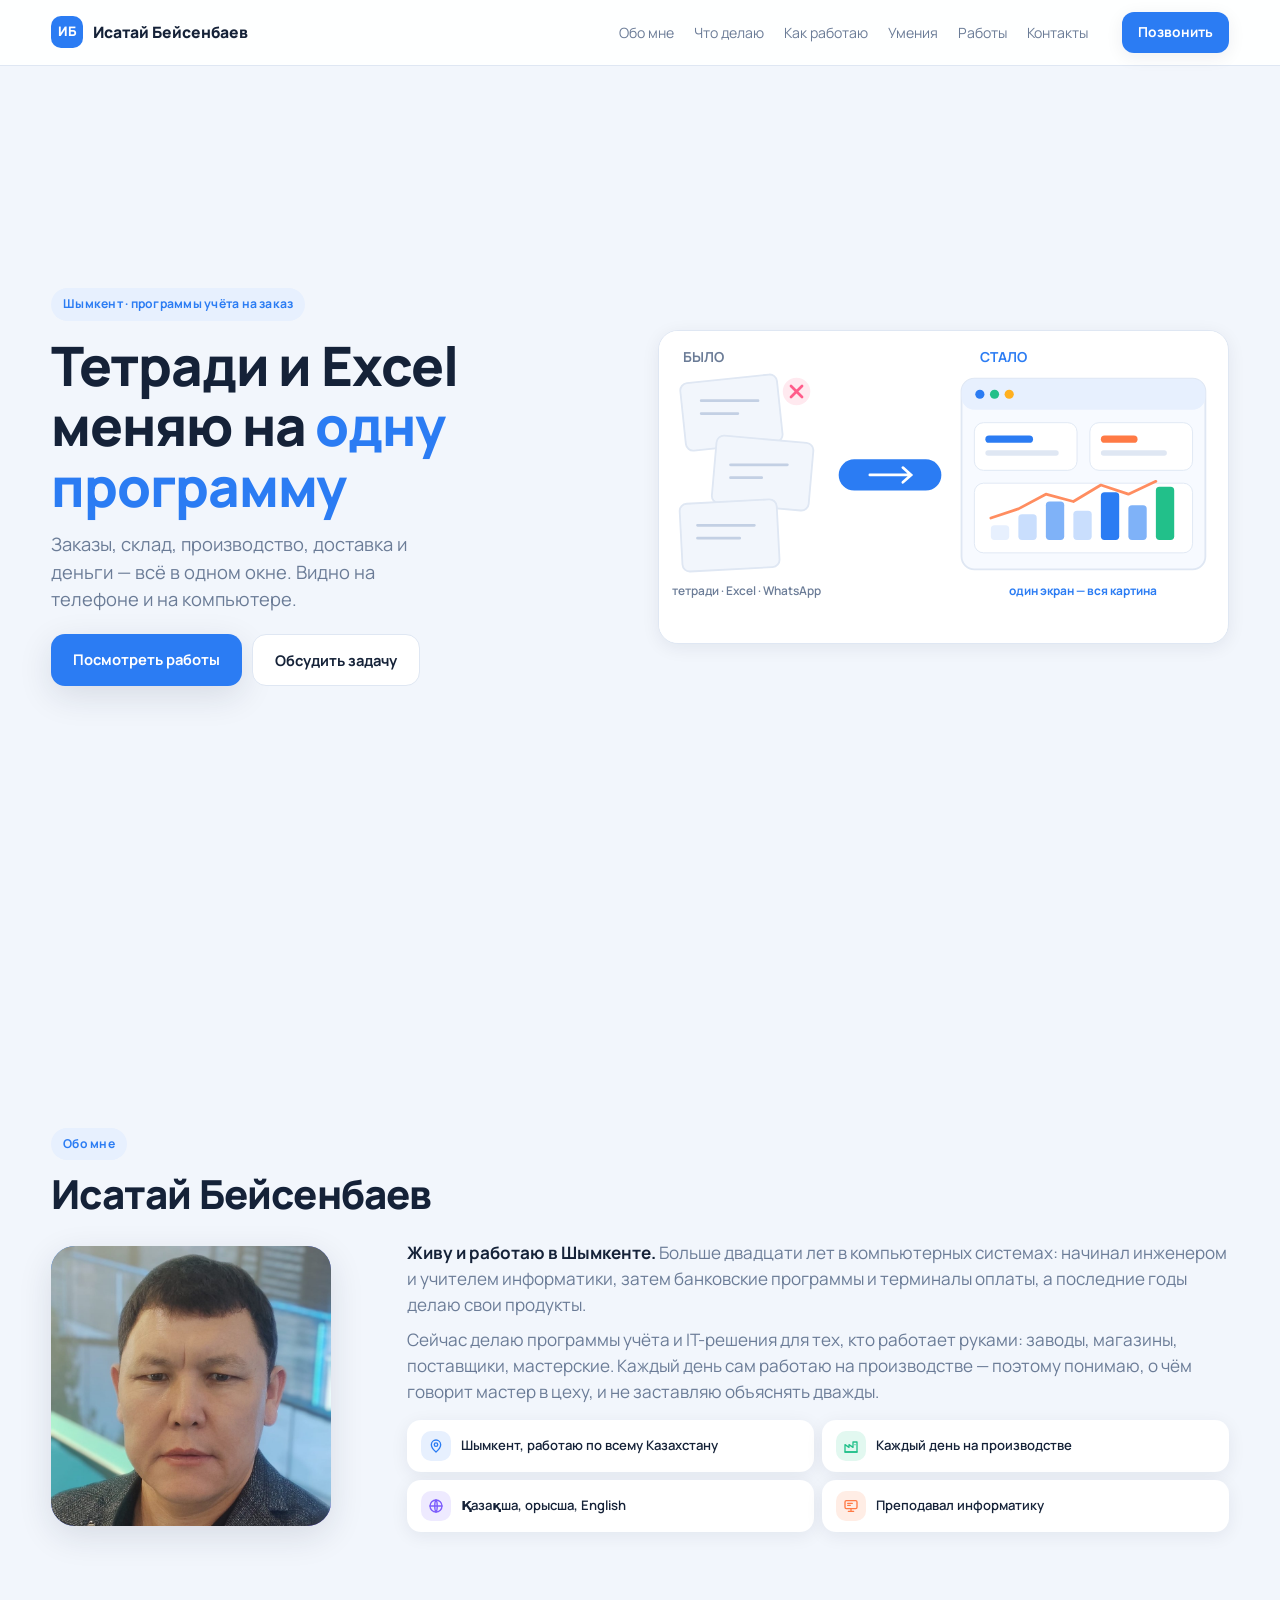
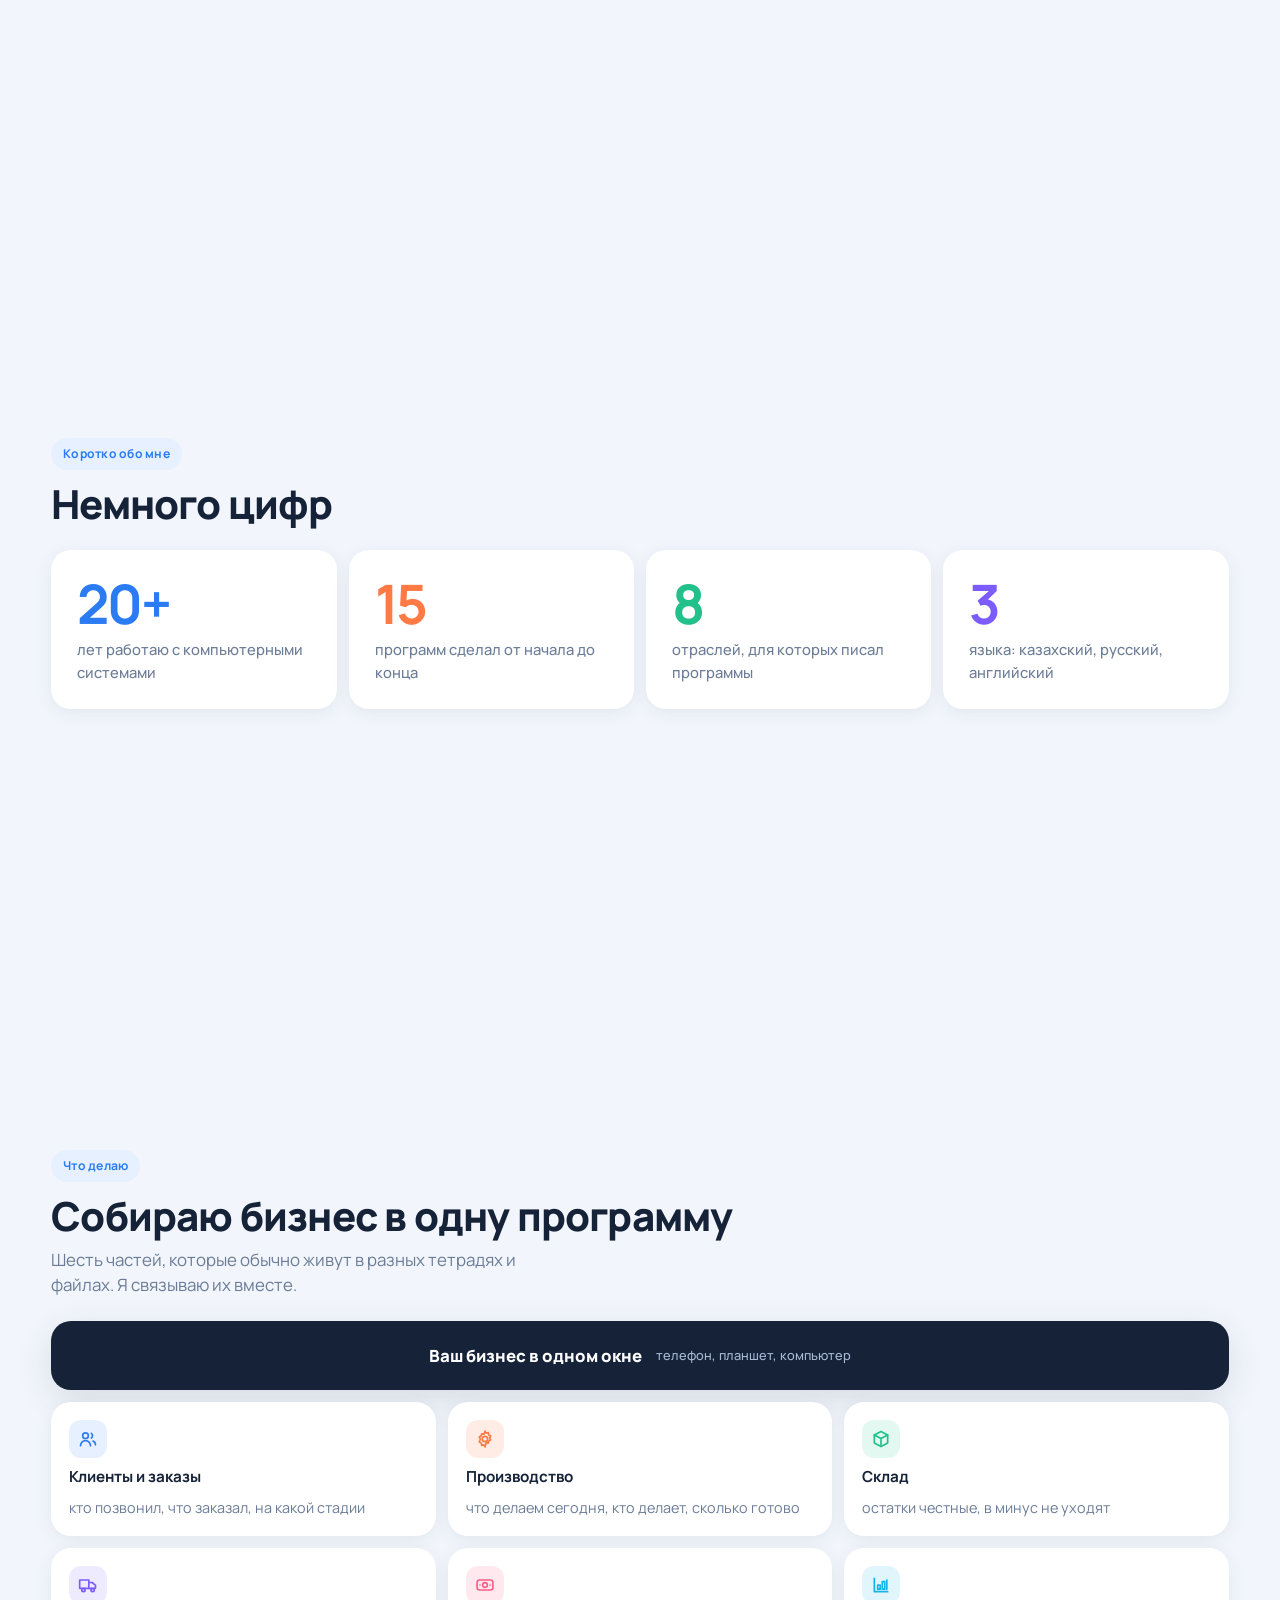
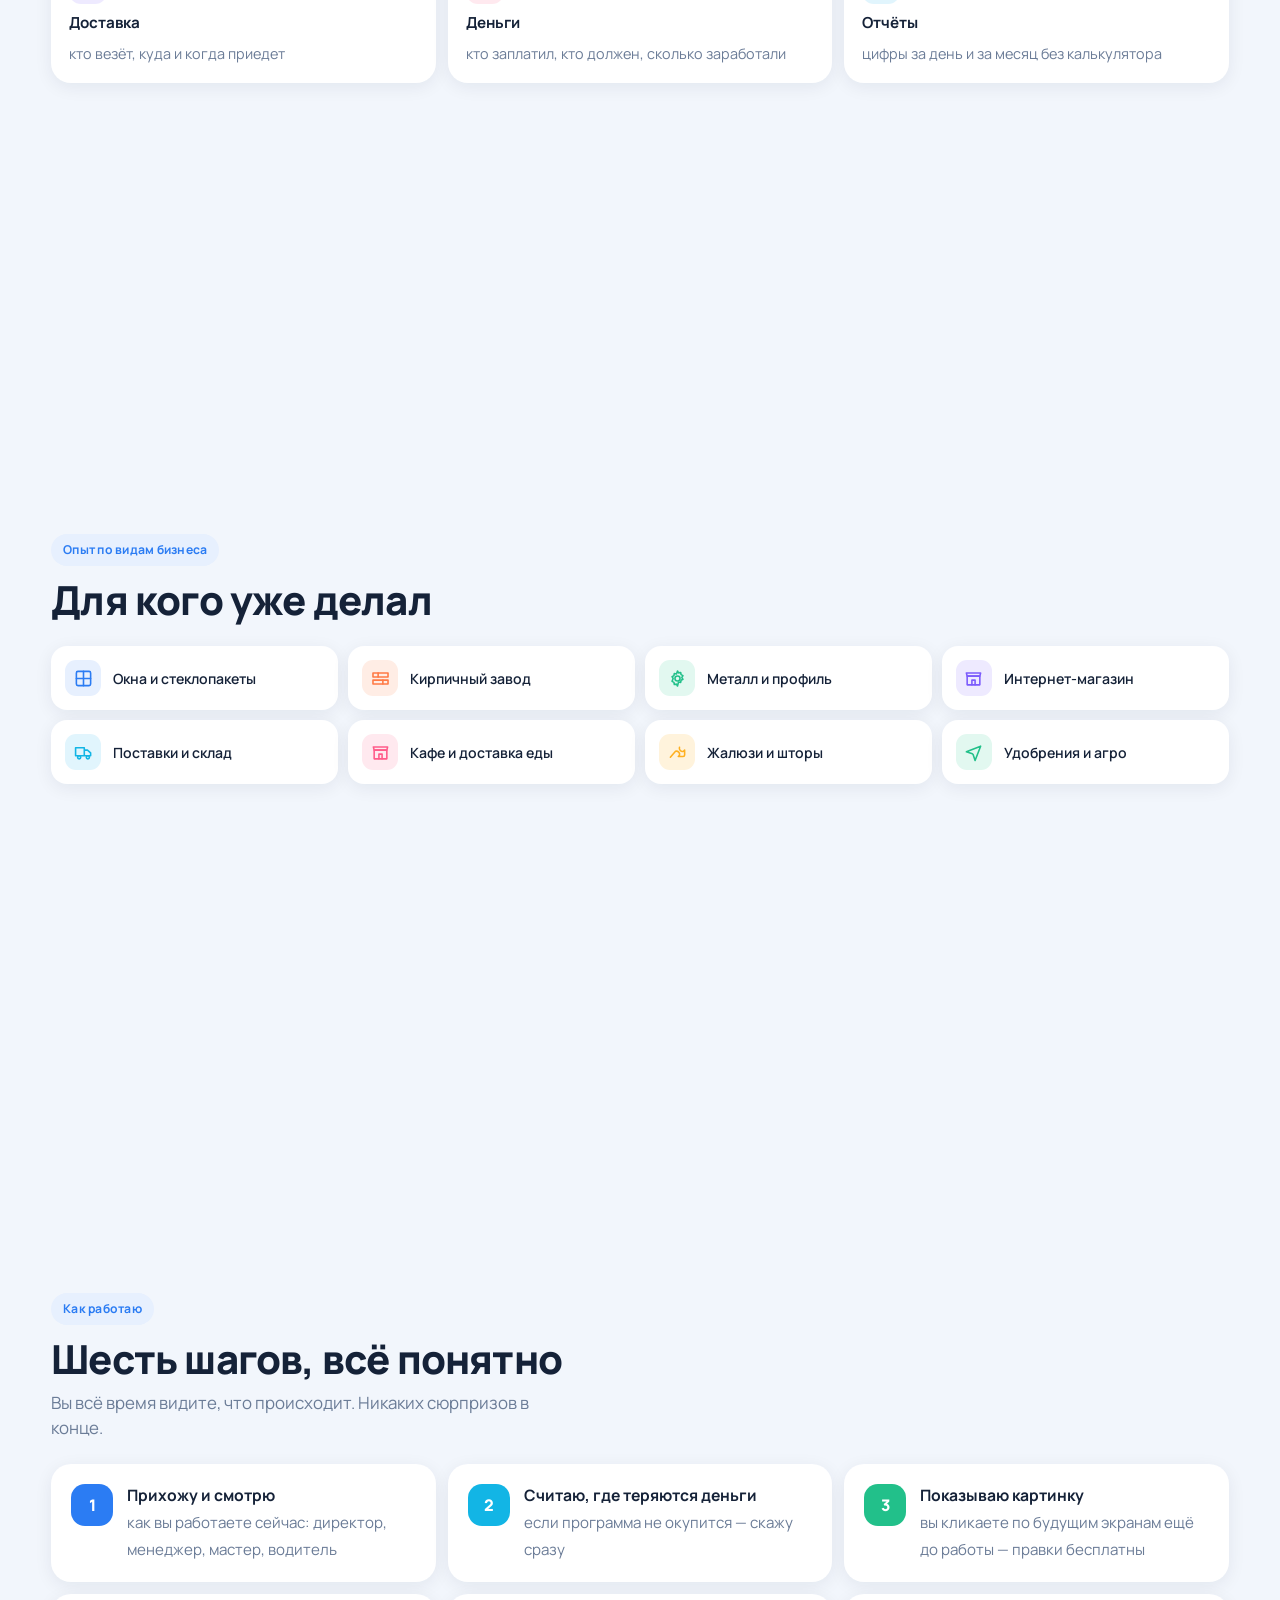
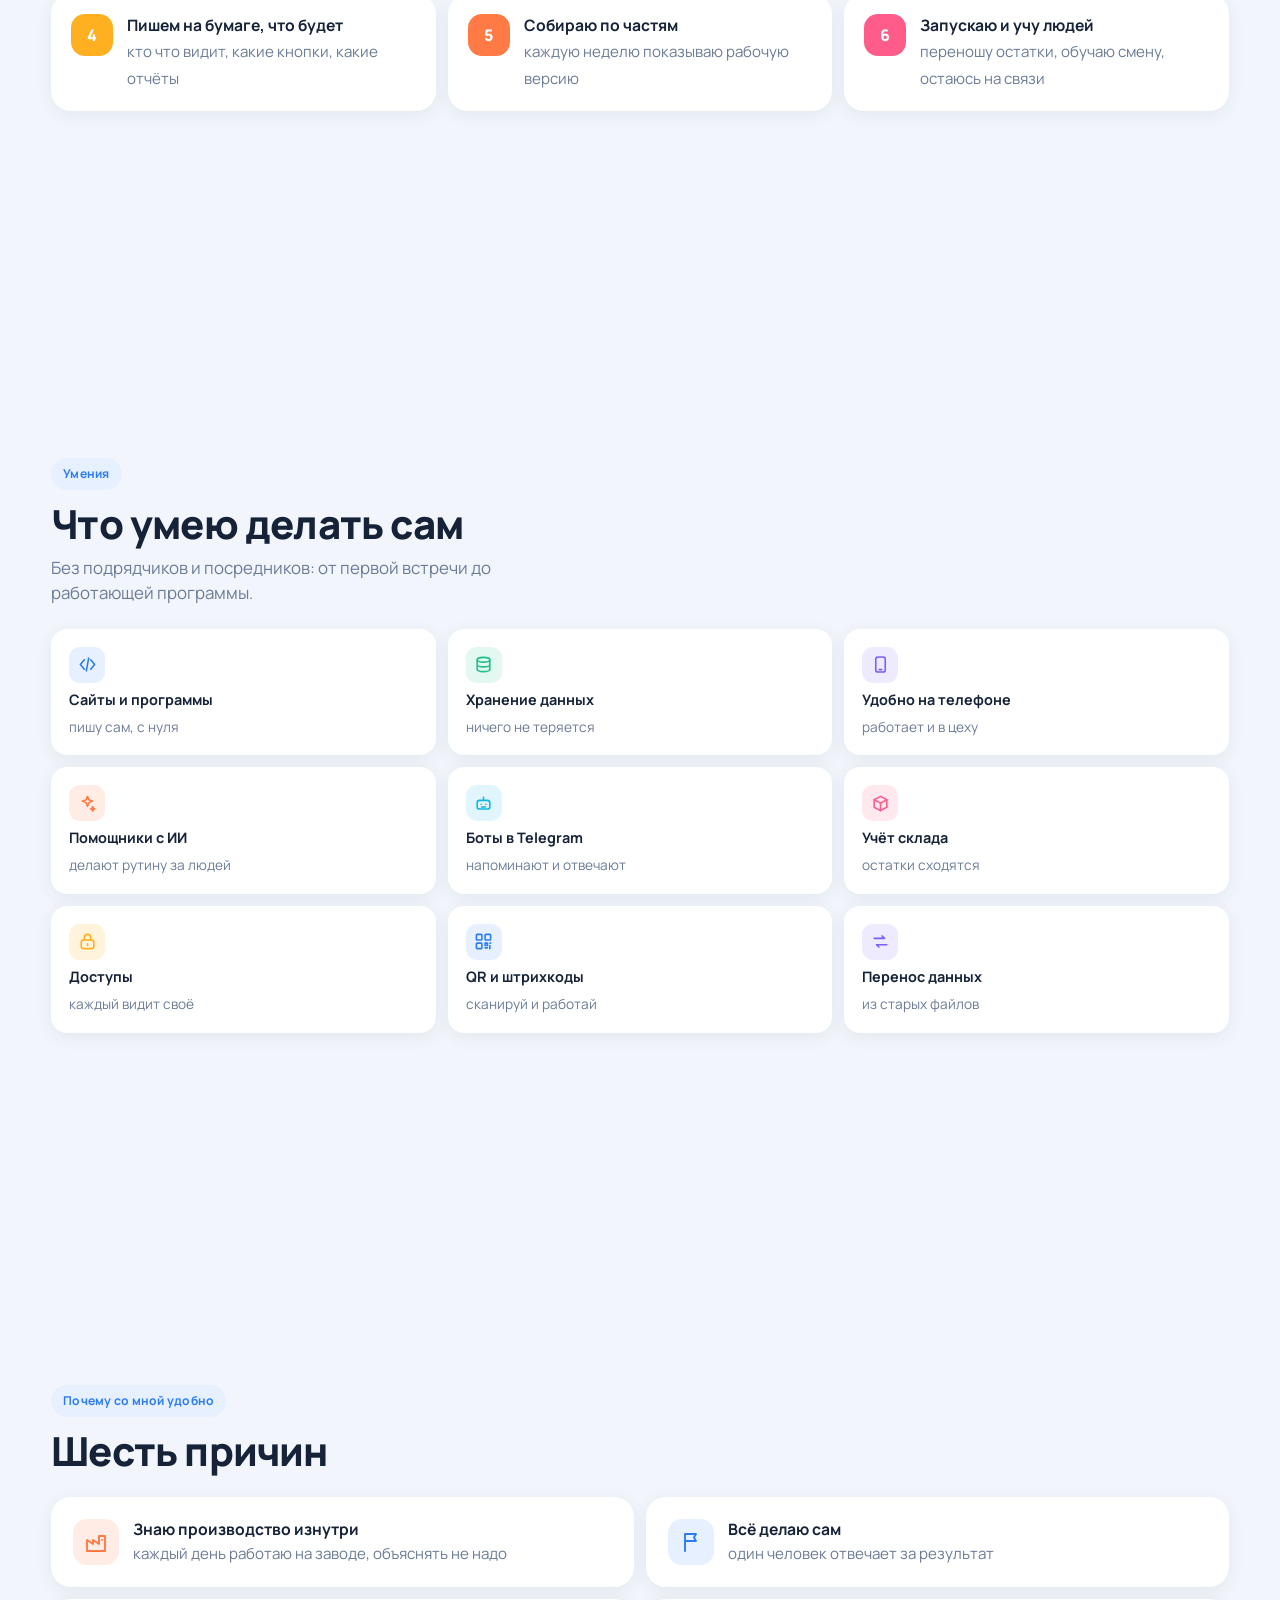
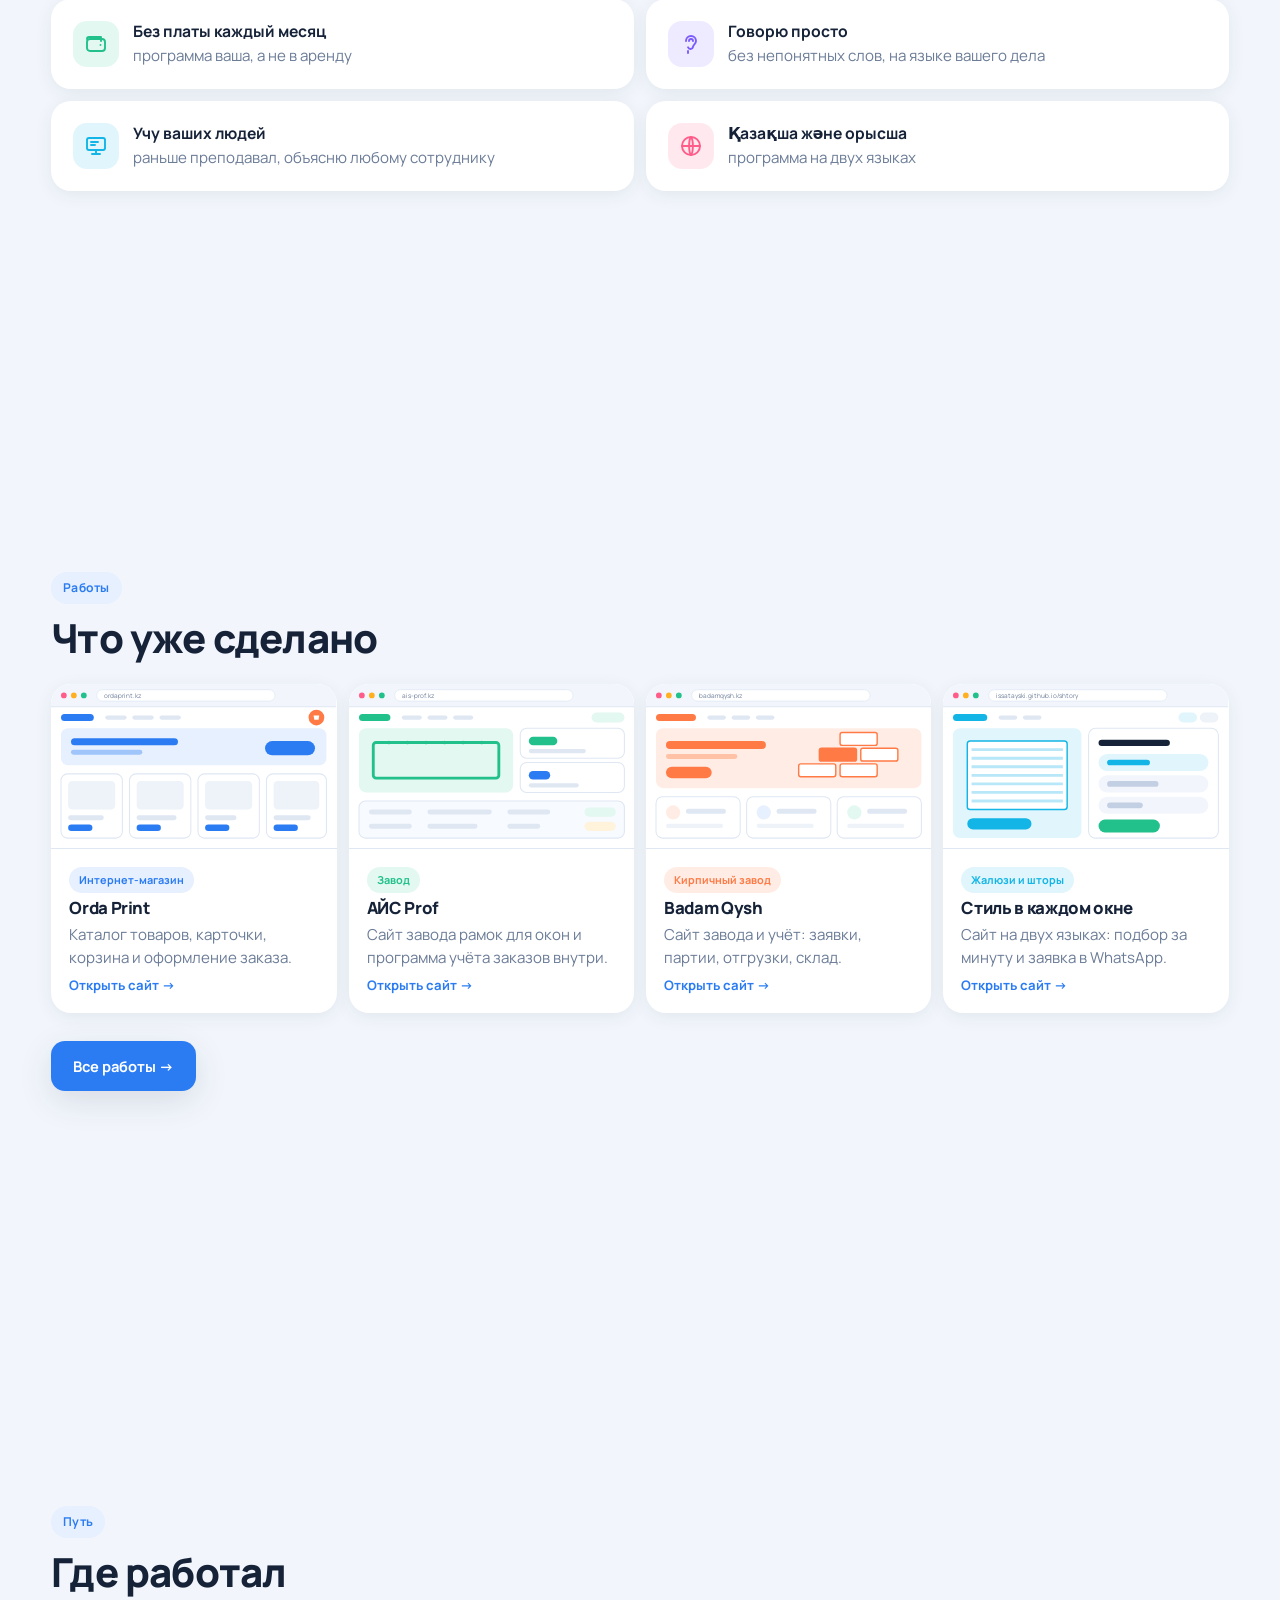
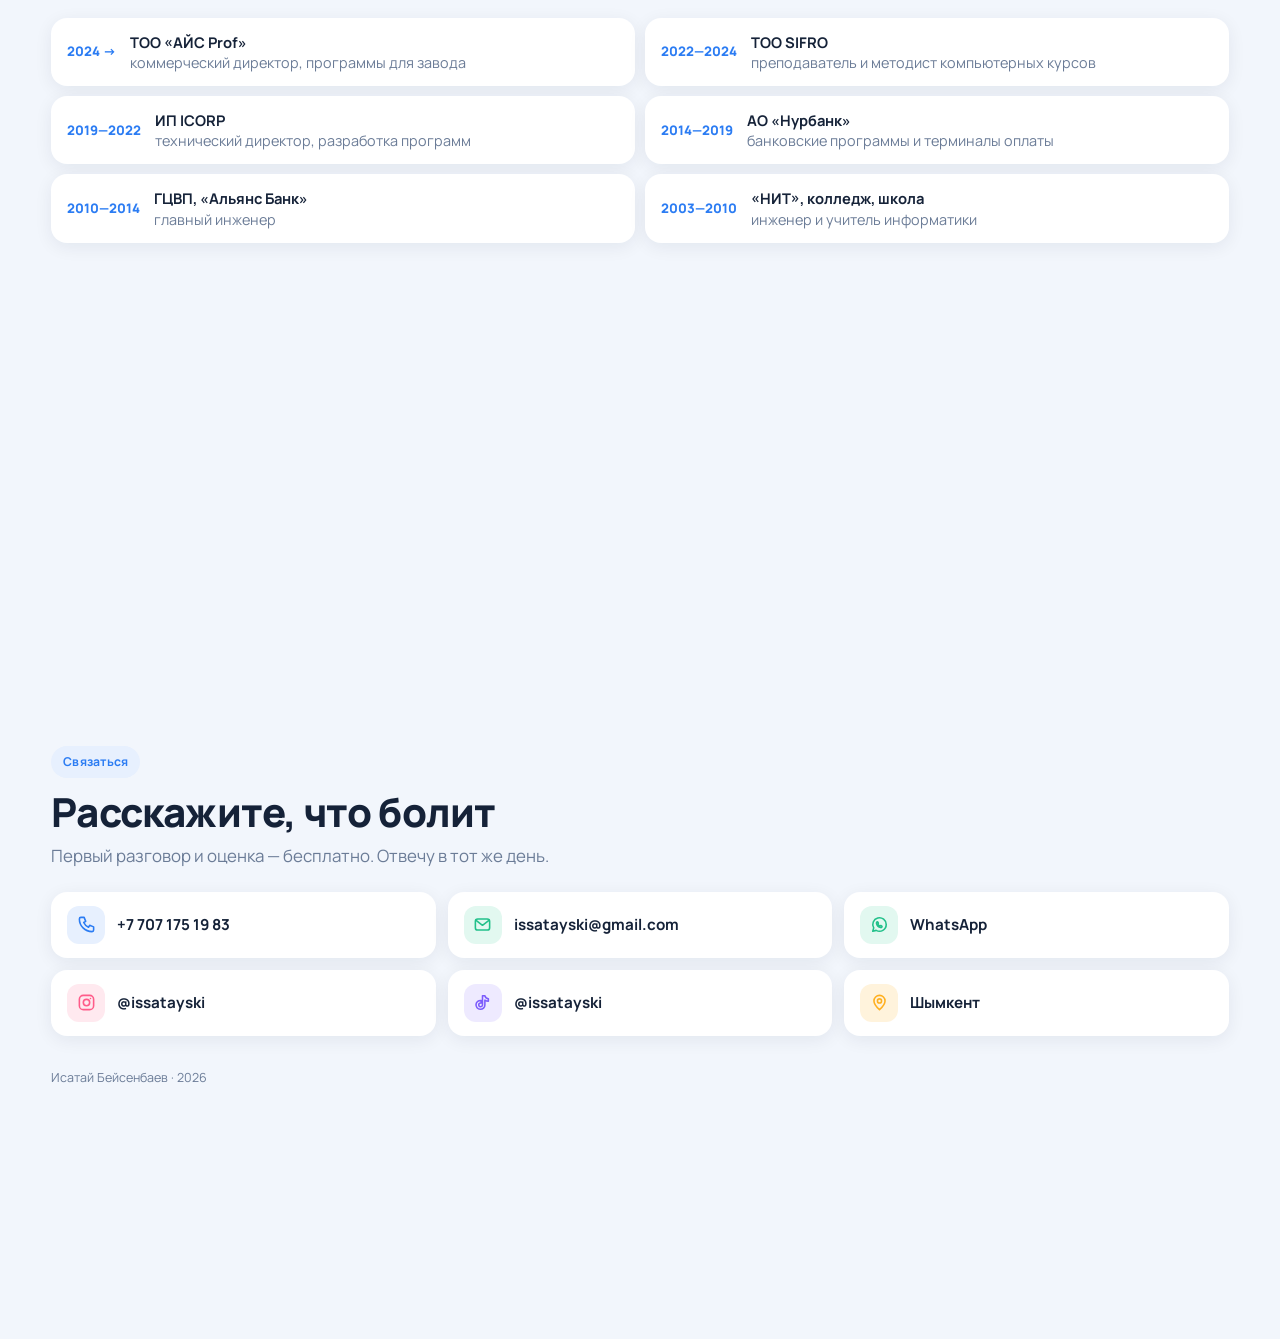
<file: index.html>
<!DOCTYPE html>
<html lang="ru">
<head>
<meta charset="utf-8">
<meta name="viewport" content="width=device-width, initial-scale=1, viewport-fit=cover">
<title>Исатай Бейсенбаев — программы учёта для бизнеса</title>
<meta name="description" content="Делаю программы учёта для заводов, магазинов и клиник. Заказы, склад, производство, деньги — в одном окне.">
<!-- ================= ПРЕВЬЮ ССЫЛКИ (WhatsApp, Telegram, Facebook) =================
     ВАЖНО: замените адрес ниже на свой, если репозиторий называется иначе.
     Сейчас указано: https://issatayski.github.io/portfolio
     ============================================================================ -->
<link rel="canonical" href="https://issatayski.github.io/portfolio/index.html">
<meta property="og:type" content="website">
<meta property="og:site_name" content="Исатай Бейсенбаев">
<meta property="og:locale" content="ru_RU">
<meta property="og:url" content="https://issatayski.github.io/portfolio/index.html">
<meta property="og:title" content="Исатай Бейсенбаев — IT-решения для бизнеса">
<meta property="og:description" content="Программы учёта, интернет-магазины, ИИ-помощники и боты. Шымкент, 20+ лет опыта. Заказы, склад, производство и деньги — в одном окне.">
<meta property="og:image" content="https://issatayski.github.io/portfolio/og.jpg">
<meta property="og:image:secure_url" content="https://issatayski.github.io/portfolio/og.jpg">
<meta property="og:image:type" content="image/jpeg">
<meta property="og:image:width" content="1200">
<meta property="og:image:height" content="630">
<meta property="og:image:alt" content="Исатай Бейсенбаев — IT-решения для бизнеса">
<meta name="twitter:card" content="summary_large_image">
<meta name="twitter:title" content="Исатай Бейсенбаев — IT-решения для бизнеса">
<meta name="twitter:description" content="Программы учёта, интернет-магазины, ИИ-помощники и боты. Шымкент, 20+ лет опыта. Заказы, склад, производство и деньги — в одном окне.">
<meta name="twitter:image" content="https://issatayski.github.io/portfolio/og.jpg">
<meta name="theme-color" content="#2B7CF3">
<link rel="icon" href="icon.png" type="image/png">
<link rel="apple-touch-icon" href="icon.png">
<link rel="preconnect" href="https://fonts.googleapis.com">
<link rel="preconnect" href="https://fonts.gstatic.com" crossorigin>
<link href="https://fonts.googleapis.com/css2?family=Manrope:wght@400;500;600;700;800&display=swap" rel="stylesheet">
<style>
:root{
  --bg:#F2F6FC; --white:#fff; --ink:#152238; --muted:#6B7C97;
  --blue:#2B7CF3; --sky:#E7F0FE;
  --orange:#FF7A45; --orange-l:#FFEDE5;
  --green:#22C08A; --green-l:#E2F8F0;
  --violet:#7C5CFC; --violet-l:#EEEAFF;
  --pink:#FF5C8A; --pink-l:#FFE9EF;
  --cyan:#12B5E5; --cyan-l:#E1F5FD;
  --yellow:#FFB020; --yellow-l:#FFF3DC;
  --line:#DFE7F3;
  --r:20px;
  --sh:0 4px 18px rgba(21,34,56,.07);
  --sh2:0 10px 34px rgba(21,34,56,.12);
  --f:'Manrope',system-ui,-apple-system,sans-serif;
  --pad:clamp(16px,4vw,56px);
}
*{box-sizing:border-box}
html{scroll-behavior:smooth}
body{margin:0;background:var(--bg);color:var(--ink);font-family:var(--f);
  font-size:clamp(16px,.9vw + 13px,18px);line-height:1.5;-webkit-font-smoothing:antialiased;overflow-x:hidden}
a{color:inherit}
h1,h2,h3{margin:0;font-weight:800;line-height:1.12;letter-spacing:-.02em}
p{margin:0}
svg{display:block}
:focus-visible{outline:3px solid var(--blue);outline-offset:3px;border-radius:8px}

/* ---- шапка ---- */
.hdr{position:sticky;top:0;z-index:50;background:rgba(255,255,255,.92);backdrop-filter:blur(10px);
  border-bottom:1px solid var(--line)}
.hdr__in{display:flex;align-items:center;gap:14px;padding:12px var(--pad)}
.logo{display:flex;align-items:center;gap:10px;font-weight:800;text-decoration:none;font-size:.98rem;white-space:nowrap}
.logo i{width:32px;height:32px;border-radius:10px;background:var(--blue);color:#fff;display:grid;place-items:center;
  font-style:normal;font-weight:800;font-size:.82rem;flex:none}
.hdr nav{display:none;gap:20px;margin-left:auto;font-size:.88rem;color:var(--muted)}
.hdr nav a{text-decoration:none}
.hdr nav a:hover{color:var(--blue)}
.hdr .call{margin-left:auto;background:var(--blue);color:#fff;text-decoration:none;font-weight:700;
  padding:10px 16px;border-radius:12px;font-size:.86rem;white-space:nowrap;box-shadow:var(--sh)}
.hdr .call:hover{background:#1866DC}
@media(min-width:960px){ .hdr nav{display:flex} .hdr .call{margin-left:20px} }

/* ---- секция ---- */
.sec{min-height:calc(100svh - 57px);padding:clamp(26px,4vh,52px) var(--pad);
  display:flex;flex-direction:column;justify-content:center;gap:clamp(16px,2.6vh,28px);scroll-snap-align:start}
.kicker{display:inline-flex;align-items:center;gap:8px;background:var(--sky);color:var(--blue);
  font-weight:700;font-size:.76rem;padding:7px 12px;border-radius:99px;align-self:flex-start;letter-spacing:.02em}
.h2{font-size:clamp(1.55rem,4.6vw,2.5rem)}
.sub{color:var(--muted);font-size:.94em;max-width:52ch;margin-top:8px}

/* ---- герой ---- */
.hero{display:grid;gap:22px;align-items:center}
.hero h1{font-size:clamp(1.9rem,6.4vw,3.4rem)}
.hero h1 u{text-decoration:none;color:var(--blue)}
.hero .lead{color:var(--muted);margin-top:14px;font-size:1.02em;max-width:34ch}
.btns{display:flex;flex-wrap:wrap;gap:10px;margin-top:20px}
.btn{text-decoration:none;font-weight:700;padding:14px 22px;border-radius:14px;font-size:.92rem}
.btn--p{background:var(--blue);color:#fff;box-shadow:var(--sh2)}
.btn--p:hover{background:#1866DC}
.btn--s{background:var(--white);color:var(--ink);border:1px solid var(--line)}
.btn--s:hover{border-color:var(--blue);color:var(--blue)}
.hero__art{width:100%;height:auto;border-radius:var(--r);background:var(--white);box-shadow:var(--sh);border:1px solid var(--line)}

/* ---- обо мне ---- */
.about{display:grid;grid-template-columns:1fr;gap:clamp(16px,3vw,32px);align-items:center}
.photo{position:relative;width:100%;max-width:280px;aspect-ratio:1/1;border-radius:24px;overflow:hidden;
  background:linear-gradient(135deg,#2B7CF3,#7C5CFC);box-shadow:var(--sh2);display:grid;place-items:center}
.photo img{width:100%;height:100%;object-fit:cover;position:absolute;inset:0}
.photo span{color:#fff;font-weight:800;font-size:3.4rem;letter-spacing:.02em}
.about p{color:var(--muted);font-size:.95em}
.about p b{color:var(--ink)}
.facts{display:grid;grid-template-columns:1fr 1fr;gap:8px;margin-top:16px}
.facts div{background:var(--white);border-radius:14px;padding:11px 14px;box-shadow:var(--sh);
  display:grid;grid-template-columns:30px 1fr;gap:10px;align-items:center;font-size:.82rem;font-weight:600}
.facts .ic{width:30px;height:30px;border-radius:10px;display:grid;place-items:center}
.facts .ic svg{width:16px;height:16px;fill:none;stroke-width:2;stroke-linecap:round;stroke-linejoin:round}

/* ---- цифры ---- */
.stats{display:grid;grid-template-columns:1fr 1fr;gap:12px}
.stat{background:var(--white);border-radius:var(--r);padding:clamp(16px,3vw,26px);box-shadow:var(--sh)}
.stat b{display:block;font-size:clamp(2rem,8vw,3.4rem);line-height:1;letter-spacing:-.04em}
.stat span{display:block;color:var(--muted);font-size:.82em;margin-top:8px;font-weight:500}
.stat:nth-child(1) b{color:var(--blue)} .stat:nth-child(2) b{color:var(--orange)}
.stat:nth-child(3) b{color:var(--green)} .stat:nth-child(4) b{color:var(--violet)}

/* ---- схема модулей ---- */
.hub{display:grid;grid-template-columns:1fr 1fr;gap:10px}
.hub__c{grid-column:1/-1;background:var(--ink);color:#fff;border-radius:var(--r);padding:18px;
  text-align:center;font-weight:800;font-size:1.05rem;box-shadow:var(--sh2)}
.hub__c em{display:block;font-style:normal;font-weight:500;color:#A9BAD4;font-size:.8rem;margin-top:4px}
.mod{background:var(--white);border-radius:var(--r);padding:clamp(13px,2.4vw,18px);box-shadow:var(--sh);
  display:flex;flex-direction:column;gap:8px}
.mod .ic{width:38px;height:38px;border-radius:12px;display:grid;place-items:center;flex:none}
.mod .ic svg{width:20px;height:20px;fill:none;stroke-width:2;stroke-linecap:round;stroke-linejoin:round}
.mod b{font-size:.95rem;font-weight:700}
.mod span{color:var(--muted);font-size:.8em}
.c-blue{background:var(--sky)} .c-blue svg{stroke:var(--blue)}
.c-orange{background:var(--orange-l)} .c-orange svg{stroke:var(--orange)}
.c-green{background:var(--green-l)} .c-green svg{stroke:var(--green)}
.c-violet{background:var(--violet-l)} .c-violet svg{stroke:var(--violet)}
.c-cyan{background:var(--cyan-l)} .c-cyan svg{stroke:var(--cyan)}
.c-pink{background:var(--pink-l)} .c-pink svg{stroke:var(--pink)}
.c-yellow{background:var(--yellow-l)} .c-yellow svg{stroke:var(--yellow)}

/* ---- отрасли ---- */
.brs{display:grid;grid-template-columns:repeat(2,1fr);gap:10px}
.br{background:var(--white);border-radius:16px;padding:14px;box-shadow:var(--sh);
  display:flex;align-items:center;gap:12px;font-weight:600;font-size:.88rem}
.br .ic{width:36px;height:36px;border-radius:11px;display:grid;place-items:center;flex:none}
.br .ic svg{width:19px;height:19px;fill:none;stroke-width:2;stroke-linecap:round;stroke-linejoin:round}

/* ---- шаги ---- */
.steps{display:grid;gap:10px}
.step{background:var(--white);border-radius:var(--r);padding:clamp(14px,2.4vw,20px);box-shadow:var(--sh);
  display:grid;grid-template-columns:42px 1fr;gap:14px;align-items:start;position:relative}
.step i{width:42px;height:42px;border-radius:14px;display:grid;place-items:center;font-style:normal;
  font-weight:800;color:#fff;font-size:1rem}
.step b{display:block;font-weight:700;font-size:.98rem}
.step span{color:var(--muted);font-size:.84em}
.step:nth-child(1) i{background:var(--blue)} .step:nth-child(2) i{background:var(--cyan)}
.step:nth-child(3) i{background:var(--green)} .step:nth-child(4) i{background:var(--yellow)}
.step:nth-child(5) i{background:var(--orange)} .step:nth-child(6) i{background:var(--pink)}

/* ---- плитки умений ---- */
.tiles{display:grid;grid-template-columns:repeat(2,1fr);gap:10px}
.tile{background:var(--white);border-radius:16px;padding:clamp(12px,2.2vw,18px);box-shadow:var(--sh);
  display:flex;flex-direction:column;gap:8px}
.tile .ic{width:36px;height:36px;border-radius:11px;display:grid;place-items:center}
.tile .ic svg{width:19px;height:19px;fill:none;stroke-width:2;stroke-linecap:round;stroke-linejoin:round}
.tile b{font-size:.9rem;font-weight:700;line-height:1.25}
.tile span{color:var(--muted);font-size:.76em}

/* ---- почему ---- */
.why{display:grid;grid-template-columns:1fr;gap:10px}
.why > div{background:var(--white);border-radius:var(--r);padding:clamp(14px,2.4vw,22px);box-shadow:var(--sh);
  display:grid;grid-template-columns:46px 1fr;gap:14px;align-items:center}
.why > div > div{display:block;min-width:0}
.why .ic{width:46px;height:46px;border-radius:14px;display:grid;place-items:center}
.why .ic svg{width:24px;height:24px;fill:none;stroke-width:1.9;stroke-linecap:round;stroke-linejoin:round}
.why b{display:block;font-weight:700;font-size:.98rem;margin-bottom:3px;line-height:1.25}
.why span{display:block;color:var(--muted);font-size:.84em;line-height:1.4}

/* ---- работы ---- */
.works{display:grid;grid-template-columns:1fr;gap:12px}
.work{background:var(--white);border-radius:var(--r);overflow:hidden;box-shadow:var(--sh);
  text-decoration:none;display:flex;flex-direction:column;transition:.18s}
.work:hover{box-shadow:var(--sh2);transform:translateY(-4px)}
.work__art{width:100%;height:auto;border-bottom:1px solid var(--line)}
.work__t{padding:clamp(14px,2.2vw,18px);display:flex;flex-direction:column;gap:6px;flex:1}
.pill{align-self:flex-start;font-size:.68rem;font-weight:700;padding:5px 10px;border-radius:99px}
.work h3{font-size:1.05rem}
.work p{color:var(--muted);font-size:.84em;flex:1}
.work .go{color:var(--blue);font-weight:700;font-size:.82rem}
.allw{align-self:flex-start;margin-top:4px}

/* ---- опыт ---- */
.tl{display:grid;gap:8px}
.tl > div{background:var(--white);border-radius:16px;padding:13px 16px;box-shadow:var(--sh);
  display:grid;grid-template-columns:auto 1fr;gap:14px;align-items:center}
.tl > div > div{display:block;min-width:0}
.tl time{font-weight:800;color:var(--blue);font-size:.82rem;white-space:nowrap}
.tl b{font-weight:700;font-size:.92rem;display:block}
.tl span{display:block;color:var(--muted);font-size:.8em;line-height:1.4}

/* ---- контакты ---- */
.cts{display:grid;grid-template-columns:1fr;gap:10px}
.cts a,.cts p{background:var(--white);border-radius:16px;padding:14px 16px;box-shadow:var(--sh);
  text-decoration:none;display:grid;grid-template-columns:38px 1fr;gap:12px;align-items:center;font-weight:700;font-size:.95rem}
.cts .ic{width:38px;height:38px;border-radius:12px;display:grid;place-items:center}
.cts .ic svg{width:19px;height:19px;fill:none;stroke-width:2;stroke-linecap:round;stroke-linejoin:round}
.cts a:hover{box-shadow:var(--sh2)}
.foot{color:var(--muted);font-size:.78rem;margin-top:10px}

/* ============ ПЛАНШЕТ / ДЕСКТОП ============ */
@media (min-width:760px){
  html{scroll-snap-type:none}
  .hero{grid-template-columns:1fr 1.05fr;gap:clamp(28px,5vw,64px)}
  .stats{grid-template-columns:repeat(4,1fr)}
  .hub{grid-template-columns:repeat(3,1fr);gap:12px}
  .hub__c{grid-column:1/-1;display:flex;align-items:center;justify-content:center;gap:14px;padding:22px}
  .hub__c em{margin:0}
  .brs{grid-template-columns:repeat(4,1fr)}
  .steps{grid-template-columns:repeat(3,1fr);gap:12px}
  .tiles{grid-template-columns:repeat(3,1fr);gap:12px}
  .about{grid-template-columns:300px 1fr;gap:clamp(28px,5vw,56px)}
  .facts{grid-template-columns:repeat(2,1fr)}
  .why{grid-template-columns:repeat(2,1fr);gap:12px}
  .works{grid-template-columns:repeat(4,1fr)}
  .tl{grid-template-columns:repeat(2,1fr);gap:10px}
  .cts{grid-template-columns:repeat(3,1fr);gap:12px}
}
@media (max-width:759px){ html{scroll-snap-type:y proximity} }
@media (prefers-reduced-motion:reduce){ html{scroll-behavior:auto} *{transition:none!important} }
</style>
</head>
<body>

<svg width="0" height="0" style="position:absolute" aria-hidden="true">
<symbol id="i-users" viewBox="0 0 24 24"><circle cx="9" cy="8" r="3.4"/><path d="M3 20c0-3.3 2.7-6 6-6s6 2.7 6 6M16 5.2a3.4 3.4 0 0 1 0 5.6M18 14.4c1.8.8 3 2.5 3 4.6"/></symbol>
<symbol id="i-gear" viewBox="0 0 24 24"><circle cx="12" cy="12" r="3.2"/><path d="M12 2.5l1.3 2.4 2.7-.5.5 2.7 2.4 1.3-1.4 2.3 1.4 2.3-2.4 1.3-.5 2.7-2.7-.5L12 21.5l-1.3-2.4-2.7.5-.5-2.7-2.4-1.3L6.5 12 5.1 9.7l2.4-1.3.5-2.7 2.7.5z"/></symbol>
<symbol id="i-box" viewBox="0 0 24 24"><path d="M12 3l8 4.2v9.6L12 21l-8-4.2V7.2z"/><path d="M4 7.2l8 4.3 8-4.3M12 11.5V21"/></symbol>
<symbol id="i-truck" viewBox="0 0 24 24"><path d="M2 6h11v10H2zM13 9h4l4 3.5V16h-8"/><circle cx="6.5" cy="18" r="2"/><circle cx="17.5" cy="18" r="2"/></symbol>
<symbol id="i-money" viewBox="0 0 24 24"><rect x="2.5" y="6" width="19" height="12" rx="3"/><circle cx="12" cy="12" r="2.8"/><path d="M6 12h.01M18 12h.01"/></symbol>
<symbol id="i-chart" viewBox="0 0 24 24"><path d="M4 20V4M4 20h16"/><rect x="8" y="12" width="3" height="5"/><rect x="13.5" y="8" width="3" height="9"/><rect x="19" y="5" width="0" height="0"/><path d="M19 17V6"/></symbol>
<symbol id="i-window" viewBox="0 0 24 24"><rect x="3" y="3" width="18" height="18" rx="2"/><path d="M12 3v18M3 12h18"/></symbol>
<symbol id="i-brick" viewBox="0 0 24 24"><rect x="2.5" y="5" width="19" height="5"/><rect x="2.5" y="14" width="19" height="5"/><path d="M9 5v5M15 14v5"/></symbol>
<symbol id="i-shop" viewBox="0 0 24 24"><path d="M4 9h16v11H4z"/><path d="M3 5h18l-1 4H4z"/><path d="M10 20v-6h4v6"/></symbol>
<symbol id="i-tools" viewBox="0 0 24 24"><path d="M14.5 5.5a4 4 0 0 0 5 5L21 9v6a2 2 0 0 1-2 2h-6l1.5-1.5a4 4 0 0 0-5-5L3 18"/></symbol>
<symbol id="i-plane" viewBox="0 0 24 24"><path d="M10.5 13.5L3 11l18-7-7 18-2.5-7.5z"/></symbol>
<symbol id="i-code" viewBox="0 0 24 24"><path d="M8 6l-5 6 5 6M16 6l5 6-5 6M13.5 4l-3 16"/></symbol>
<symbol id="i-db" viewBox="0 0 24 24"><ellipse cx="12" cy="6" rx="8" ry="3"/><path d="M4 6v12c0 1.7 3.6 3 8 3s8-1.3 8-3V6M4 12c0 1.7 3.6 3 8 3s8-1.3 8-3"/></symbol>
<symbol id="i-phone2" viewBox="0 0 24 24"><rect x="6" y="2.5" width="12" height="19" rx="3"/><path d="M10.5 18.5h3"/></symbol>
<symbol id="i-ai" viewBox="0 0 24 24"><path d="M12 3l1.9 4.6L18.5 9l-4.6 1.9L12 15.5l-1.9-4.6L5.5 9l4.6-1.4z"/><path d="M18.5 16l.8 2 2 .8-2 .8-.8 2-.8-2-2-.8 2-.8z"/></symbol>
<symbol id="i-bot" viewBox="0 0 24 24"><rect x="4" y="8" width="16" height="11" rx="3"/><path d="M12 4v4M9 13h.01M15 13h.01M9.5 16.5h5"/></symbol>
<symbol id="i-lock" viewBox="0 0 24 24"><rect x="4" y="10" width="16" height="11" rx="3"/><path d="M8 10V7a4 4 0 0 1 8 0v3M12 15v2"/></symbol>
<symbol id="i-qr" viewBox="0 0 24 24"><rect x="3" y="3" width="7" height="7" rx="1"/><rect x="14" y="3" width="7" height="7" rx="1"/><rect x="3" y="14" width="7" height="7" rx="1"/><path d="M14 14h3v3h-3zM20 14h1M14 20h3M20 17v4"/></symbol>
<symbol id="i-swap" viewBox="0 0 24 24"><path d="M4 8h13l-3-3M20 16H7l3 3"/></symbol>
<symbol id="i-cam" viewBox="0 0 24 24"><rect x="3" y="3" width="18" height="18" rx="5"/><circle cx="12" cy="12" r="4"/><path d="M17 7h.01"/></symbol>
<symbol id="i-ear" viewBox="0 0 24 24"><path d="M7 9a5 5 0 0 1 10 0c0 3-3 3.6-3 6a2.6 2.6 0 0 1-5 .3"/><path d="M10 9a2 2 0 0 1 4 0M9 21v-2"/></symbol>
<symbol id="i-board" viewBox="0 0 24 24"><rect x="3" y="4" width="18" height="12" rx="2"/><path d="M12 16v4M8 20h8M7 8h7M7 11h4"/></symbol>
<symbol id="i-globe" viewBox="0 0 24 24"><circle cx="12" cy="12" r="9"/><path d="M3 12h18M12 3c2.5 2.8 2.5 15.2 0 18M12 3c-2.5 2.8-2.5 15.2 0 18"/></symbol>
<symbol id="i-flag" viewBox="0 0 24 24"><path d="M6 21V4M6 4h11l-2 3.5L17 11H6"/></symbol>
<symbol id="i-factory" viewBox="0 0 24 24"><path d="M3 21V10l6 4V10l6 4V6h6v15z"/><path d="M3 21h18M18 10h.01"/></symbol>
<symbol id="i-wallet" viewBox="0 0 24 24"><path d="M3 7a2 2 0 0 1 2-2h12v4"/><rect x="3" y="7" width="18" height="12" rx="3"/><path d="M16.5 13h.01"/></symbol>
<symbol id="i-mail" viewBox="0 0 24 24"><rect x="3" y="5" width="18" height="14" rx="3"/><path d="M3.5 6.5L12 13l8.5-6.5"/></symbol>
<symbol id="i-whatsapp" viewBox="0 0 24 24"><path d="M20.5 12a8.5 8.5 0 0 1-12.7 7.4L3.5 20.5l1.2-4.2A8.5 8.5 0 1 1 20.5 12z"/><path d="M9.2 8.6c.5 0 .7.3.9.7l.4 1c.1.3 0 .5-.2.7l-.4.4c.6 1.1 1.4 1.9 2.5 2.5l.4-.4c.2-.2.4-.3.7-.2l1 .4c.4.2.7.4.7.9 0 .9-.8 1.5-1.7 1.3-2.8-.5-4.8-2.5-5.3-5.3-.2-.9.3-1.7 1-2z"/></symbol>
<symbol id="i-tiktok" viewBox="0 0 24 24"><path d="M15 3.5c.6 2.2 2.2 3.6 4.4 3.8v3.1c-1.7 0-3.2-.5-4.4-1.4v6a5.6 5.6 0 1 1-4.7-5.5v3.2a2.4 2.4 0 1 0 1.7 2.3V3.5z"/></symbol>
<symbol id="i-pin" viewBox="0 0 24 24"><path d="M12 21s7-6.3 7-11a7 7 0 1 0-14 0c0 4.7 7 11 7 11z"/><circle cx="12" cy="10" r="2.6"/></symbol>
<symbol id="i-call" viewBox="0 0 24 24"><path d="M5 3h4l2 5-2.5 1.5a12 12 0 0 0 6 6L16 13l5 2v4a2 2 0 0 1-2 2A16 16 0 0 1 3 5a2 2 0 0 1 2-2z"/></symbol>
</svg>

<svg width="0" height="0" style="position:absolute" aria-hidden="true">
<!-- ПРЕВЬЮ САЙТОВ -->
<symbol id="p-orda" viewBox="0 0 400 230">
  <rect width="400" height="230" fill="#fff"/>
  <rect width="400" height="32" fill="#F2F6FC"/><path d="M0 32h400" stroke="#DFE7F3" stroke-width="1.5"/>
  <circle cx="18" cy="16" r="4" fill="#FF5C8A"/><circle cx="32" cy="16" r="4" fill="#FFB020"/><circle cx="46" cy="16" r="4" fill="#22C08A"/>
  <rect x="64" y="8" width="250" height="16" rx="8" fill="#fff" stroke="#DFE7F3"/>
  <text x="74" y="20" font-family="Manrope,sans-serif" font-size="9" fill="#6B7C97">ordaprint.kz</text>
  <rect x="14" y="42" width="46" height="10" rx="5" fill="#2B7CF3"/>
  <g fill="#DFE7F3"><rect x="76" y="44" width="30" height="6" rx="3"/><rect x="114" y="44" width="30" height="6" rx="3"/><rect x="152" y="44" width="30" height="6" rx="3"/></g>
  <circle cx="372" cy="47" r="11" fill="#FF7A45"/><path d="M368 44h8l-1 6h-6z" fill="#fff"/>
  <rect x="14" y="62" width="372" height="52" rx="10" fill="#E7F0FE"/>
  <rect x="28" y="76" width="150" height="10" rx="5" fill="#2B7CF3"/><rect x="28" y="92" width="100" height="7" rx="3.5" fill="#9FC5FA"/>
  <rect x="300" y="80" width="70" height="20" rx="10" fill="#2B7CF3"/>
  <g>
    <rect x="14" y="126" width="86" height="90" rx="9" fill="#fff" stroke="#DFE7F3" stroke-width="1.5"/>
    <rect x="24" y="136" width="66" height="40" rx="6" fill="#EEF3FA"/><rect x="24" y="184" width="50" height="7" rx="3.5" fill="#DFE7F3"/><rect x="24" y="197" width="34" height="9" rx="4.5" fill="#2B7CF3"/>
    <rect x="110" y="126" width="86" height="90" rx="9" fill="#fff" stroke="#DFE7F3" stroke-width="1.5"/>
    <rect x="120" y="136" width="66" height="40" rx="6" fill="#EEF3FA"/><rect x="120" y="184" width="56" height="7" rx="3.5" fill="#DFE7F3"/><rect x="120" y="197" width="34" height="9" rx="4.5" fill="#2B7CF3"/>
    <rect x="206" y="126" width="86" height="90" rx="9" fill="#fff" stroke="#DFE7F3" stroke-width="1.5"/>
    <rect x="216" y="136" width="66" height="40" rx="6" fill="#EEF3FA"/><rect x="216" y="184" width="44" height="7" rx="3.5" fill="#DFE7F3"/><rect x="216" y="197" width="34" height="9" rx="4.5" fill="#2B7CF3"/>
    <rect x="302" y="126" width="84" height="90" rx="9" fill="#fff" stroke="#DFE7F3" stroke-width="1.5"/>
    <rect x="312" y="136" width="64" height="40" rx="6" fill="#EEF3FA"/><rect x="312" y="184" width="52" height="7" rx="3.5" fill="#DFE7F3"/><rect x="312" y="197" width="34" height="9" rx="4.5" fill="#2B7CF3"/>
  </g>
</symbol>
<symbol id="p-ais" viewBox="0 0 400 230">
  <rect width="400" height="230" fill="#fff"/>
  <rect width="400" height="32" fill="#F2F6FC"/><path d="M0 32h400" stroke="#DFE7F3" stroke-width="1.5"/>
  <circle cx="18" cy="16" r="4" fill="#FF5C8A"/><circle cx="32" cy="16" r="4" fill="#FFB020"/><circle cx="46" cy="16" r="4" fill="#22C08A"/>
  <rect x="64" y="8" width="250" height="16" rx="8" fill="#fff" stroke="#DFE7F3"/>
  <text x="74" y="20" font-family="Manrope,sans-serif" font-size="9" fill="#6B7C97">ais-prof.kz</text>
  <rect x="14" y="42" width="44" height="10" rx="5" fill="#22C08A"/>
  <g fill="#DFE7F3"><rect x="74" y="44" width="28" height="6" rx="3"/><rect x="110" y="44" width="28" height="6" rx="3"/><rect x="146" y="44" width="28" height="6" rx="3"/></g>
  <rect x="340" y="40" width="46" height="14" rx="7" fill="#E2F8F0"/>
  <rect x="14" y="62" width="216" height="90" rx="10" fill="#E2F8F0"/>
  <rect x="34" y="82" width="176" height="50" rx="4" fill="none" stroke="#22C08A" stroke-width="4"/>
  <g fill="#22C08A"><circle cx="56" cy="82" r="2.6"/><circle cx="82" cy="82" r="2.6"/><circle cx="108" cy="82" r="2.6"/><circle cx="134" cy="82" r="2.6"/><circle cx="160" cy="82" r="2.6"/><circle cx="186" cy="82" r="2.6"/></g>
  <rect x="240" y="62" width="146" height="42" rx="9" fill="#fff" stroke="#DFE7F3" stroke-width="1.5"/>
  <rect x="252" y="74" width="40" height="12" rx="6" fill="#22C08A"/><rect x="252" y="91" width="80" height="6" rx="3" fill="#DFE7F3"/>
  <rect x="240" y="110" width="146" height="42" rx="9" fill="#fff" stroke="#DFE7F3" stroke-width="1.5"/>
  <rect x="252" y="122" width="30" height="12" rx="6" fill="#2B7CF3"/><rect x="252" y="139" width="70" height="6" rx="3" fill="#DFE7F3"/>
  <rect x="14" y="164" width="372" height="52" rx="9" fill="#F7FAFF" stroke="#DFE7F3" stroke-width="1.5"/>
  <g fill="#DFE7F3"><rect x="28" y="176" width="60" height="7" rx="3.5"/><rect x="110" y="176" width="90" height="7" rx="3.5"/><rect x="222" y="176" width="60" height="7" rx="3.5"/>
    <rect x="28" y="196" width="60" height="7" rx="3.5"/><rect x="110" y="196" width="70" height="7" rx="3.5"/><rect x="222" y="196" width="46" height="7" rx="3.5"/></g>
  <rect x="330" y="173" width="44" height="13" rx="6.5" fill="#E2F8F0"/><rect x="330" y="193" width="44" height="13" rx="6.5" fill="#FFF3DC"/>
</symbol>
<symbol id="p-badam" viewBox="0 0 400 230">
  <rect width="400" height="230" fill="#fff"/>
  <rect width="400" height="32" fill="#F2F6FC"/><path d="M0 32h400" stroke="#DFE7F3" stroke-width="1.5"/>
  <circle cx="18" cy="16" r="4" fill="#FF5C8A"/><circle cx="32" cy="16" r="4" fill="#FFB020"/><circle cx="46" cy="16" r="4" fill="#22C08A"/>
  <rect x="64" y="8" width="250" height="16" rx="8" fill="#fff" stroke="#DFE7F3"/>
  <text x="74" y="20" font-family="Manrope,sans-serif" font-size="9" fill="#6B7C97">badamqysh.kz</text>
  <rect x="14" y="42" width="56" height="10" rx="5" fill="#FF7A45"/>
  <g fill="#DFE7F3"><rect x="86" y="44" width="26" height="6" rx="3"/><rect x="120" y="44" width="26" height="6" rx="3"/><rect x="154" y="44" width="26" height="6" rx="3"/></g>
  <rect x="14" y="62" width="372" height="84" rx="10" fill="#FFEDE5"/>
  <g fill="#fff" stroke="#FF7A45" stroke-width="2">
    <rect x="214" y="112" width="52" height="18" rx="3"/><rect x="272" y="112" width="52" height="18" rx="3"/>
    <rect x="243" y="90" width="52" height="18" rx="3"/><rect x="301" y="90" width="52" height="18" rx="3"/>
    <rect x="272" y="68" width="52" height="18" rx="3"/>
  </g>
  <rect x="243" y="90" width="52" height="18" rx="3" fill="#FF7A45"/>
  <rect x="28" y="80" width="140" height="11" rx="5.5" fill="#FF7A45"/><rect x="28" y="98" width="100" height="7" rx="3.5" fill="#FFC2A6"/>
  <rect x="28" y="116" width="64" height="16" rx="8" fill="#FF7A45"/>
  <g>
    <rect x="14" y="158" width="118" height="58" rx="9" fill="#fff" stroke="#DFE7F3" stroke-width="1.5"/>
    <circle cx="38" cy="180" r="10" fill="#FFEDE5"/><rect x="56" y="175" width="56" height="7" rx="3.5" fill="#DFE7F3"/><rect x="28" y="196" width="80" height="6" rx="3" fill="#EEF3FA"/>
    <rect x="141" y="158" width="118" height="58" rx="9" fill="#fff" stroke="#DFE7F3" stroke-width="1.5"/>
    <circle cx="165" cy="180" r="10" fill="#E7F0FE"/><rect x="183" y="175" width="56" height="7" rx="3.5" fill="#DFE7F3"/><rect x="155" y="196" width="80" height="6" rx="3" fill="#EEF3FA"/>
    <rect x="268" y="158" width="118" height="58" rx="9" fill="#fff" stroke="#DFE7F3" stroke-width="1.5"/>
    <circle cx="292" cy="180" r="10" fill="#E2F8F0"/><rect x="310" y="175" width="56" height="7" rx="3.5" fill="#DFE7F3"/><rect x="282" y="196" width="80" height="6" rx="3" fill="#EEF3FA"/>
  </g>
</symbol>
<symbol id="p-shtory" viewBox="0 0 400 230">
  <rect width="400" height="230" fill="#fff"/>
  <rect width="400" height="32" fill="#F2F6FC"/><path d="M0 32h400" stroke="#DFE7F3" stroke-width="1.5"/>
  <circle cx="18" cy="16" r="4" fill="#FF5C8A"/><circle cx="32" cy="16" r="4" fill="#FFB020"/><circle cx="46" cy="16" r="4" fill="#22C08A"/>
  <rect x="64" y="8" width="250" height="16" rx="8" fill="#fff" stroke="#DFE7F3"/>
  <text x="74" y="20" font-family="Manrope,sans-serif" font-size="9" fill="#6B7C97">issatayski.github.io/shtory</text>
  <rect x="14" y="42" width="48" height="10" rx="5" fill="#12B5E5"/>
  <g fill="#DFE7F3"><rect x="78" y="44" width="26" height="6" rx="3"/><rect x="112" y="44" width="26" height="6" rx="3"/></g>
  <rect x="330" y="40" width="26" height="14" rx="7" fill="#E1F5FD"/><rect x="360" y="40" width="26" height="14" rx="7" fill="#EEF3FA"/>
  <rect x="14" y="62" width="180" height="154" rx="10" fill="#E1F5FD"/>
  <rect x="34" y="80" width="140" height="96" rx="4" fill="#fff" stroke="#12B5E5" stroke-width="2"/>
  <g stroke="#B7E7F8" stroke-width="4"><path d="M40 92h128M40 104h128M40 116h128M40 128h128M40 140h128M40 152h128M40 164h128"/></g>
  <rect x="34" y="188" width="90" height="16" rx="8" fill="#12B5E5"/>
  <rect x="204" y="62" width="182" height="154" rx="10" fill="#fff" stroke="#DFE7F3" stroke-width="1.5"/>
  <rect x="218" y="78" width="100" height="9" rx="4.5" fill="#152238"/>
  <g>
    <rect x="218" y="98" width="154" height="24" rx="12" fill="#E1F5FD"/><rect x="230" y="106" width="60" height="8" rx="4" fill="#12B5E5"/>
    <rect x="218" y="128" width="154" height="24" rx="12" fill="#F2F6FC"/><rect x="230" y="136" width="72" height="8" rx="4" fill="#C3D0E4"/>
    <rect x="218" y="158" width="154" height="24" rx="12" fill="#F2F6FC"/><rect x="230" y="166" width="50" height="8" rx="4" fill="#C3D0E4"/>
  </g>
  <rect x="218" y="190" width="86" height="18" rx="9" fill="#22C08A"/>
</symbol>
</svg>

<header class="hdr">
  <div class="hdr__in">
    <a class="logo" href="#top"><i>ИБ</i>Исатай Бейсенбаев</a>
    <nav>
      <a href="#about">Обо мне</a><a href="#what">Что делаю</a><a href="#how">Как работаю</a>
      <a href="#skills">Умения</a><a href="#works">Работы</a><a href="#contacts">Контакты</a>
    </nav>
    <a class="call" href="tel:+77071751983">Позвонить</a>
  </div>
</header>

<main>

<!-- ГЕРОЙ -->
<section class="sec" id="top">
  <div class="hero">
    <div>
      <span class="kicker">Шымкент · программы учёта на заказ</span>
      <h1 style="margin-top:14px">Тетради и Excel<br>меняю на <u>одну программу</u></h1>
      <p class="lead">Заказы, склад, производство, доставка и деньги — всё в одном окне. Видно на телефоне и на компьютере.</p>
      <div class="btns">
        <a class="btn btn--p" href="#works">Посмотреть работы</a>
        <a class="btn btn--s" href="tel:+77071751983">Обсудить задачу</a>
      </div>
    </div>
    <svg class="hero__art" viewBox="0 0 620 340" aria-label="Было и стало">
      <rect width="620" height="340" fill="#fff"/>
      <text x="26" y="34" fill="#6B7C97" font-family="Manrope,sans-serif" font-size="15" font-weight="700">БЫЛО</text>
      <text x="350" y="34" fill="#2B7CF3" font-family="Manrope,sans-serif" font-size="15" font-weight="700">СТАЛО</text>
      <!-- было -->
      <g>
        <rect x="26" y="52" width="106" height="74" rx="8" fill="#F2F6FC" stroke="#DFE7F3" stroke-width="2" transform="rotate(-6 79 89)"/>
        <rect x="60" y="118" width="106" height="74" rx="8" fill="#F2F6FC" stroke="#DFE7F3" stroke-width="2" transform="rotate(5 113 155)"/>
        <rect x="24" y="186" width="106" height="74" rx="8" fill="#F2F6FC" stroke="#DFE7F3" stroke-width="2" transform="rotate(-3 77 223)"/>
        <g stroke="#C3D0E4" stroke-width="3" stroke-linecap="round">
          <path d="M46 76h62M46 90h40M78 146h62M78 160h34M42 212h62M42 226h46"/>
        </g>
      </g>
      <g><circle cx="150" cy="66" r="15" fill="#FFE9EF"/><path d="M144 60l12 12M156 60l-12 12" stroke="#FF5C8A" stroke-width="3" stroke-linecap="round"/></g>
      <text x="95" y="288" fill="#6B7C97" font-family="Manrope,sans-serif" font-size="13" font-weight="600" text-anchor="middle">тетради · Excel · WhatsApp</text>
      <!-- стрелка -->
      <g><rect x="196" y="140" width="112" height="34" rx="17" fill="#2B7CF3"/>
        <path d="M230 157h44M266 149l9 8-9 8" stroke="#fff" stroke-width="3" stroke-linecap="round" fill="none"/></g>
      <!-- стало -->
      <g>
        <rect x="330" y="52" width="266" height="208" rx="14" fill="#F7FAFF" stroke="#DFE7F3" stroke-width="2"/>
        <rect x="330" y="52" width="266" height="34" rx="14" fill="#E7F0FE"/>
        <circle cx="350" cy="69" r="5" fill="#2B7CF3"/><circle cx="366" cy="69" r="5" fill="#22C08A"/><circle cx="382" cy="69" r="5" fill="#FFB020"/>
        <rect x="344" y="100" width="112" height="52" rx="10" fill="#fff" stroke="#DFE7F3"/>
        <rect x="356" y="114" width="52" height="8" rx="4" fill="#2B7CF3"/>
        <rect x="356" y="130" width="80" height="6" rx="3" fill="#DFE7F3"/>
        <rect x="470" y="100" width="112" height="52" rx="10" fill="#fff" stroke="#DFE7F3"/>
        <rect x="482" y="114" width="40" height="8" rx="4" fill="#FF7A45"/>
        <rect x="482" y="130" width="72" height="6" rx="3" fill="#DFE7F3"/>
        <rect x="344" y="166" width="238" height="76" rx="10" fill="#fff" stroke="#DFE7F3"/>
        <g><rect x="362" y="212" width="20" height="16" rx="4" fill="#E7F0FE"/><rect x="392" y="200" width="20" height="28" rx="4" fill="#C9DEFD"/>
           <rect x="422" y="186" width="20" height="42" rx="4" fill="#7FB2F8"/><rect x="452" y="196" width="20" height="32" rx="4" fill="#C9DEFD"/>
           <rect x="482" y="176" width="20" height="52" rx="4" fill="#2B7CF3"/><rect x="512" y="190" width="20" height="38" rx="4" fill="#7FB2F8"/>
           <rect x="542" y="170" width="20" height="58" rx="4" fill="#22C08A"/></g>
        <path d="M362 204l30-10 30-16 30 8 30-18 30 10 30-14" stroke="#FF7A45" stroke-width="3" fill="none" stroke-linecap="round" stroke-linejoin="round" opacity=".85"/>
      </g>
      <text x="463" y="288" fill="#2B7CF3" font-family="Manrope,sans-serif" font-size="13" font-weight="700" text-anchor="middle">один экран — вся картина</text>
    </svg>
  </div>
</section>

<!-- ОБО МНЕ -->
<section class="sec" id="about">
  <div><span class="kicker">Обо мне</span><h2 class="h2" style="margin-top:12px">Исатай Бейсенбаев</h2></div>
  <div class="about">
    <!-- ФОТО: положите свой снимок рядом с index.html и назовите foto.jpg -->
    <div class="photo"><span>ИБ</span><img src="foto.jpg" alt="Исатай Бейсенбаев" onerror="this.remove()"></div>
    <div>
      <p><b>Живу и работаю в Шымкенте.</b> Больше двадцати лет в компьютерных системах: начинал инженером и учителем информатики, затем банковские программы и терминалы оплаты, а последние годы делаю свои продукты.</p>
      <p style="margin-top:10px">Сейчас делаю программы учёта и IT-решения для тех, кто работает руками: заводы, магазины, поставщики, мастерские. Каждый день сам работаю на производстве — поэтому понимаю, о чём говорит мастер в цеху, и не заставляю объяснять дважды.</p>
      <div class="facts">
        <div><span class="ic c-blue"><svg><use href="#i-pin"/></svg></span>Шымкент, работаю по всему Казахстану</div>
        <div><span class="ic c-green"><svg><use href="#i-factory"/></svg></span>Каждый день на производстве</div>
        <div><span class="ic c-violet"><svg><use href="#i-globe"/></svg></span>Қазақша, орысша, English</div>
        <div><span class="ic c-orange"><svg><use href="#i-board"/></svg></span>Преподавал информатику</div>
      </div>
    </div>
  </div>
</section>

<!-- ЦИФРЫ -->
<section class="sec">
  <div><span class="kicker">Коротко обо мне</span><h2 class="h2" style="margin-top:12px">Немного цифр</h2></div>
  <div class="stats">
    <div class="stat"><b>20+</b><span>лет работаю с компьютерными системами</span></div>
    <div class="stat"><b>15</b><span>программ сделал от начала до конца</span></div>
    <div class="stat"><b>8</b><span>отраслей, для которых писал программы</span></div>
    <div class="stat"><b>3</b><span>языка: казахский, русский, английский</span></div>
  </div>
</section>

<!-- ЧТО ДЕЛАЮ -->
<section class="sec" id="what">
  <div><span class="kicker">Что делаю</span><h2 class="h2" style="margin-top:12px">Собираю бизнес в одну программу</h2>
    <p class="sub">Шесть частей, которые обычно живут в разных тетрадях и файлах. Я связываю их вместе.</p></div>
  <div class="hub">
    <div class="hub__c">Ваш бизнес в одном окне<em>телефон, планшет, компьютер</em></div>
    <div class="mod"><span class="ic c-blue"><svg><use href="#i-users"/></svg></span><b>Клиенты и заказы</b><span>кто позвонил, что заказал, на какой стадии</span></div>
    <div class="mod"><span class="ic c-orange"><svg><use href="#i-gear"/></svg></span><b>Производство</b><span>что делаем сегодня, кто делает, сколько готово</span></div>
    <div class="mod"><span class="ic c-green"><svg><use href="#i-box"/></svg></span><b>Склад</b><span>остатки честные, в минус не уходят</span></div>
    <div class="mod"><span class="ic c-violet"><svg><use href="#i-truck"/></svg></span><b>Доставка</b><span>кто везёт, куда и когда приедет</span></div>
    <div class="mod"><span class="ic c-pink"><svg><use href="#i-money"/></svg></span><b>Деньги</b><span>кто заплатил, кто должен, сколько заработали</span></div>
    <div class="mod"><span class="ic c-cyan"><svg><use href="#i-chart"/></svg></span><b>Отчёты</b><span>цифры за день и за месяц без калькулятора</span></div>
  </div>
</section>

<!-- ОТРАСЛИ -->
<section class="sec">
  <div><span class="kicker">Опыт по видам бизнеса</span><h2 class="h2" style="margin-top:12px">Для кого уже делал</h2></div>
  <div class="brs">
    <div class="br"><span class="ic c-blue"><svg><use href="#i-window"/></svg></span>Окна и стеклопакеты</div>
    <div class="br"><span class="ic c-orange"><svg><use href="#i-brick"/></svg></span>Кирпичный завод</div>
    <div class="br"><span class="ic c-green"><svg><use href="#i-gear"/></svg></span>Металл и профиль</div>
    <div class="br"><span class="ic c-violet"><svg><use href="#i-shop"/></svg></span>Интернет-магазин</div>
    <div class="br"><span class="ic c-cyan"><svg><use href="#i-truck"/></svg></span>Поставки и склад</div>
    <div class="br"><span class="ic c-pink"><svg><use href="#i-shop"/></svg></span>Кафе и доставка еды</div>
    <div class="br"><span class="ic c-yellow"><svg><use href="#i-tools"/></svg></span>Жалюзи и шторы</div>
    <div class="br"><span class="ic c-green"><svg><use href="#i-plane"/></svg></span>Удобрения и агро</div>
  </div>
</section>

<!-- КАК РАБОТАЮ -->
<section class="sec" id="how">
  <div><span class="kicker">Как работаю</span><h2 class="h2" style="margin-top:12px">Шесть шагов, всё понятно</h2>
    <p class="sub">Вы всё время видите, что происходит. Никаких сюрпризов в конце.</p></div>
  <div class="steps">
    <div class="step"><i>1</i><div><b>Прихожу и смотрю</b><span>как вы работаете сейчас: директор, менеджер, мастер, водитель</span></div></div>
    <div class="step"><i>2</i><div><b>Считаю, где теряются деньги</b><span>если программа не окупится — скажу сразу</span></div></div>
    <div class="step"><i>3</i><div><b>Показываю картинку</b><span>вы кликаете по будущим экранам ещё до работы — правки бесплатны</span></div></div>
    <div class="step"><i>4</i><div><b>Пишем на бумаге, что будет</b><span>кто что видит, какие кнопки, какие отчёты</span></div></div>
    <div class="step"><i>5</i><div><b>Собираю по частям</b><span>каждую неделю показываю рабочую версию</span></div></div>
    <div class="step"><i>6</i><div><b>Запускаю и учу людей</b><span>переношу остатки, обучаю смену, остаюсь на связи</span></div></div>
  </div>
</section>

<!-- УМЕНИЯ -->
<section class="sec" id="skills">
  <div><span class="kicker">Умения</span><h2 class="h2" style="margin-top:12px">Что умею делать сам</h2>
    <p class="sub">Без подрядчиков и посредников: от первой встречи до работающей программы.</p></div>
  <div class="tiles">
    <div class="tile"><span class="ic c-blue"><svg><use href="#i-code"/></svg></span><b>Сайты и программы</b><span>пишу сам, с нуля</span></div>
    <div class="tile"><span class="ic c-green"><svg><use href="#i-db"/></svg></span><b>Хранение данных</b><span>ничего не теряется</span></div>
    <div class="tile"><span class="ic c-violet"><svg><use href="#i-phone2"/></svg></span><b>Удобно на телефоне</b><span>работает и в цеху</span></div>
    <div class="tile"><span class="ic c-orange"><svg><use href="#i-ai"/></svg></span><b>Помощники с ИИ</b><span>делают рутину за людей</span></div>
    <div class="tile"><span class="ic c-cyan"><svg><use href="#i-bot"/></svg></span><b>Боты в Telegram</b><span>напоминают и отвечают</span></div>
    <div class="tile"><span class="ic c-pink"><svg><use href="#i-box"/></svg></span><b>Учёт склада</b><span>остатки сходятся</span></div>
    <div class="tile"><span class="ic c-yellow"><svg><use href="#i-lock"/></svg></span><b>Доступы</b><span>каждый видит своё</span></div>
    <div class="tile"><span class="ic c-blue"><svg><use href="#i-qr"/></svg></span><b>QR и штрихкоды</b><span>сканируй и работай</span></div>
    <div class="tile"><span class="ic c-violet"><svg><use href="#i-swap"/></svg></span><b>Перенос данных</b><span>из старых файлов</span></div>
  </div>
</section>

<!-- ПОЧЕМУ -->
<section class="sec">
  <div><span class="kicker">Почему со мной удобно</span><h2 class="h2" style="margin-top:12px">Шесть причин</h2></div>
  <div class="why">
    <div><span class="ic c-orange"><svg><use href="#i-factory"/></svg></span><div><b>Знаю производство изнутри</b><span>каждый день работаю на заводе, объяснять не надо</span></div></div>
    <div><span class="ic c-blue"><svg><use href="#i-flag"/></svg></span><div><b>Всё делаю сам</b><span>один человек отвечает за результат</span></div></div>
    <div><span class="ic c-green"><svg><use href="#i-wallet"/></svg></span><div><b>Без платы каждый месяц</b><span>программа ваша, а не в аренду</span></div></div>
    <div><span class="ic c-violet"><svg><use href="#i-ear"/></svg></span><div><b>Говорю просто</b><span>без непонятных слов, на языке вашего дела</span></div></div>
    <div><span class="ic c-cyan"><svg><use href="#i-board"/></svg></span><div><b>Учу ваших людей</b><span>раньше преподавал, объясню любому сотруднику</span></div></div>
    <div><span class="ic c-pink"><svg><use href="#i-globe"/></svg></span><div><b>Қазақша және орысша</b><span>программа на двух языках</span></div></div>
  </div>
</section>

<!-- РАБОТЫ -->
<section class="sec" id="works">
  <div><span class="kicker">Работы</span><h2 class="h2" style="margin-top:12px">Что уже сделано</h2></div>
  <div class="works">

    <!-- РАБОТА 1 -->
    <a class="work" href="https://ordaprint.kz/" target="_blank" rel="noopener">
      <svg class="work__art" viewBox="0 0 400 230" aria-hidden="true"><use href="#p-orda"/></svg>
      <div class="work__t"><span class="pill" style="background:var(--sky);color:var(--blue)">Интернет-магазин</span>
        <h3>Orda Print</h3><p>Каталог товаров, карточки, корзина и оформление заказа.</p>
        <span class="go">Открыть сайт →</span></div>
    </a>

    <!-- РАБОТА 2 -->
    <a class="work" href="https://ais-prof.kz/" target="_blank" rel="noopener">
      <svg class="work__art" viewBox="0 0 400 230" aria-hidden="true"><use href="#p-ais"/></svg>
      <div class="work__t"><span class="pill" style="background:var(--green-l);color:var(--green)">Завод</span>
        <h3>АЙС Prof</h3><p>Сайт завода рамок для окон и программа учёта заказов внутри.</p>
        <span class="go">Открыть сайт →</span></div>
    </a>

    <!-- РАБОТА 3 -->
    <a class="work" href="https://badamqysh.kz" target="_blank" rel="noopener">
      <svg class="work__art" viewBox="0 0 400 230" aria-hidden="true"><use href="#p-badam"/></svg>
      <div class="work__t"><span class="pill" style="background:var(--orange-l);color:var(--orange)">Кирпичный завод</span>
        <h3>Badam Qysh</h3><p>Сайт завода и учёт: заявки, партии, отгрузки, склад.</p>
        <span class="go">Открыть сайт →</span></div>
    </a>

    <!-- РАБОТА 4 -->
    <a class="work" href="https://issatayski.github.io/shtory/" target="_blank" rel="noopener">
      <svg class="work__art" viewBox="0 0 400 230" aria-hidden="true"><use href="#p-shtory"/></svg>
      <div class="work__t"><span class="pill" style="background:var(--cyan-l);color:var(--cyan)">Жалюзи и шторы</span>
        <h3>Стиль в каждом окне</h3><p>Сайт на двух языках: подбор за минуту и заявка в WhatsApp.</p>
        <span class="go">Открыть сайт →</span></div>
    </a>

  </div>
  <a class="btn btn--p allw" href="works.html">Все работы →</a>
</section>

<!-- ОПЫТ -->
<section class="sec">
  <div><span class="kicker">Путь</span><h2 class="h2" style="margin-top:12px">Где работал</h2></div>
  <div class="tl">
    <div><time>2024 →</time><div><b>ТОО «АЙС Prof»</b><span>коммерческий директор, программы для завода</span></div></div>
    <div><time>2022—2024</time><div><b>ТОО SIFRO</b><span>преподаватель и методист компьютерных курсов</span></div></div>
    <div><time>2019—2022</time><div><b>ИП ICORP</b><span>технический директор, разработка программ</span></div></div>
    <div><time>2014—2019</time><div><b>АО «Нурбанк»</b><span>банковские программы и терминалы оплаты</span></div></div>
    <div><time>2010—2014</time><div><b>ГЦВП, «Альянс Банк»</b><span>главный инженер</span></div></div>
    <div><time>2003—2010</time><div><b>«НИТ», колледж, школа</b><span>инженер и учитель информатики</span></div></div>
  </div>
</section>

<!-- КОНТАКТЫ -->
<section class="sec" id="contacts">
  <div><span class="kicker">Связаться</span><h2 class="h2" style="margin-top:12px">Расскажите, что болит</h2>
    <p class="sub">Первый разговор и оценка — бесплатно. Отвечу в тот же день.</p></div>
  <div class="cts">
    <a href="tel:+77071751983"><span class="ic c-blue"><svg><use href="#i-call"/></svg></span>+7 707 175 19 83</a>
    <a href="mailto:issatayski@gmail.com"><span class="ic c-green"><svg><use href="#i-mail"/></svg></span>issatayski@gmail.com</a>
    <a href="https://wa.me/77754046186" target="_blank" rel="noopener"><span class="ic c-green"><svg><use href="#i-whatsapp"/></svg></span>WhatsApp</a>
    <a href="https://instagram.com/issatayski" target="_blank" rel="noopener"><span class="ic c-pink"><svg><use href="#i-cam"/></svg></span>@issatayski</a>
    <a href="https://www.tiktok.com/@issatayski" target="_blank" rel="noopener"><span class="ic c-violet"><svg><use href="#i-tiktok"/></svg></span>@issatayski</a>
    <p><span class="ic c-yellow"><svg><use href="#i-pin"/></svg></span>Шымкент</p>
  </div>
  <p class="foot">Исатай Бейсенбаев · 2026</p>
</section>

</main>
</body>
</html>
</file>
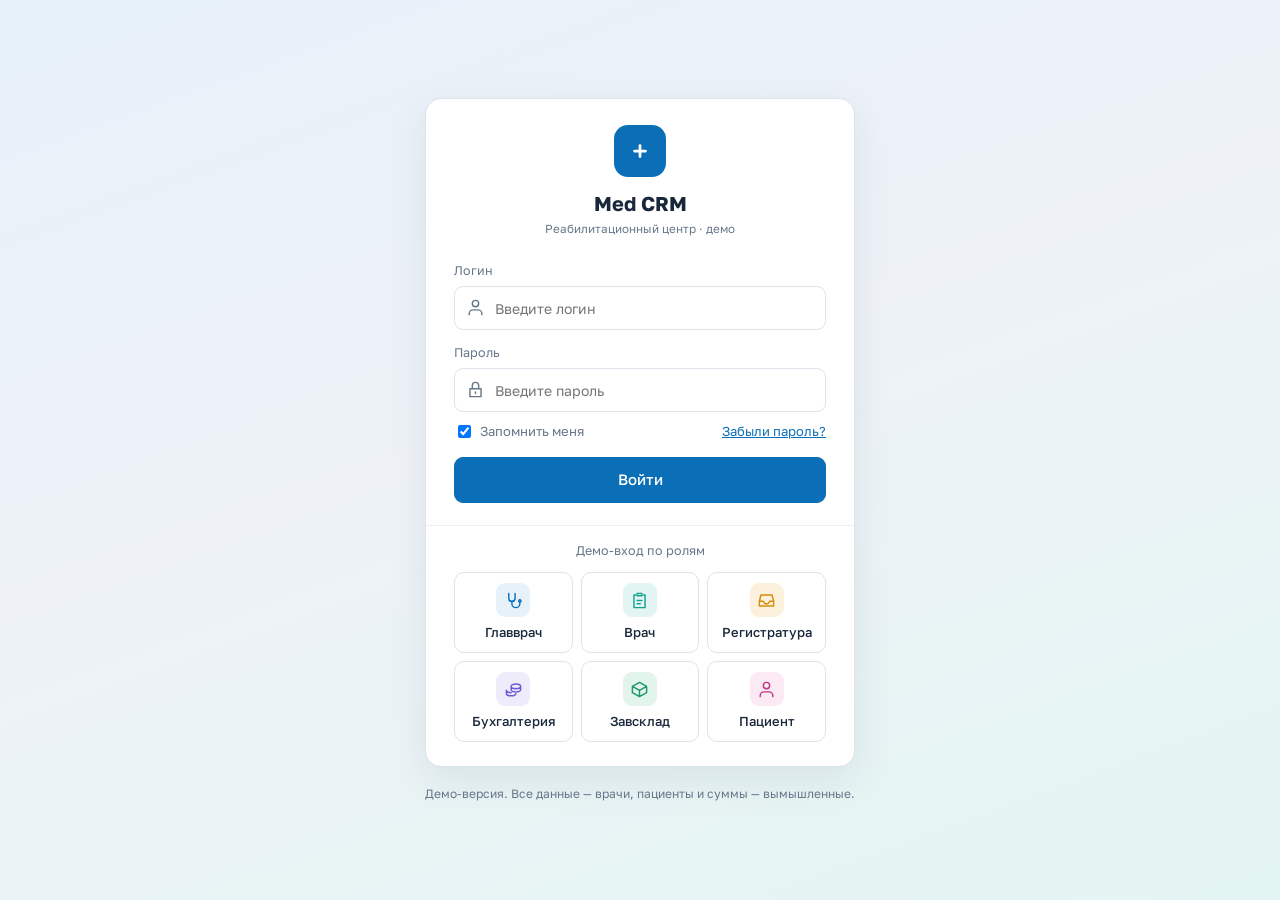
<file: med-crm/index.html>
<!DOCTYPE html>
<html lang="ru">
<head>
<meta charset="UTF-8">
<meta name="viewport" content="width=device-width, initial-scale=1, viewport-fit=cover">
<title>Med CRM — демо системы для реабилитационного центра</title>
<meta name="description" content="Демо CRM для реабилитационного центра: пациенты, коечный фонд, запись, заявки, касса, склад, аналитика. Рабочие места для главврача, врача, регистратуры, бухгалтерии, завсклада и пациента.">
<meta name="theme-color" content="#0B6FB8">
<meta property="og:type" content="website">
<meta property="og:site_name" content="Med CRM">
<meta property="og:locale" content="ru_RU">
<meta property="og:title" content="Med CRM — демо для реабилитационного центра">
<meta property="og:description" content="120 коек, запись, заявки из WhatsApp и Instagram, касса, склад и аналитика. Шесть рабочих мест в одной системе.">
<meta property="og:url" content="https://issatayski.github.io/med-crm/">
<meta property="og:image" content="https://issatayski.github.io/med-crm/og.jpg">
<meta property="og:image:width" content="1200">
<meta property="og:image:height" content="630">
<meta property="og:image:alt" content="Реабилитационный центр «Med CRM»">
<meta name="twitter:card" content="summary_large_image">
<meta name="twitter:title" content="Med CRM — демо для реабилитационного центра">
<meta name="twitter:image" content="https://issatayski.github.io/med-crm/og.jpg">
<meta name="twitter:description" content="Шесть рабочих мест: главврач, врач, регистратура, бухгалтерия, склад, пациент.">
<link rel="icon" href="data:image/svg+xml,%3Csvg xmlns='http://www.w3.org/2000/svg' viewBox='0 0 32 32'%3E%3Crect width='32' height='32' rx='8' fill='%230B6FB8'/%3E%3Cpath d='M16 8v16M8 16h16' fill='none' stroke='white' stroke-width='4' stroke-linecap='round'/%3E%3C/svg%3E">
<link rel="preconnect" href="https://fonts.googleapis.com">
<link rel="preconnect" href="https://fonts.gstatic.com" crossorigin>
<link href="https://fonts.googleapis.com/css2?family=Golos+Text:wght@400;500;600;700&display=swap" rel="stylesheet">
<style>
:root{
  --brand:#0B6FB8;--brand-d:#08568F;--brand-50:#E7F1FA;--brand-100:#CFE3F4;
  --teal:#13A08F;--teal-50:#E3F5F2;--navy:#10294B;--navy-2:#16365F;
  --bg:#EEF2F7;--card:#FFFFFF;--line:#DCE3EB;--line-2:#EDF1F5;
  --text:#18283A;--muted:#667789;--ok:#1C9A66;--ok-50:#E3F4EC;--warn:#D98A0B;--warn-50:#FCF1DC;
  --bad:#D2433F;--bad-50:#FBE7E6;--violet:#6A5BD6;--violet-50:#EEEBFB;
  --r:10px;--side:252px;--side-c:74px;
  --font:"Golos Text",system-ui,-apple-system,"Segoe UI",Roboto,Arial,sans-serif;
}
*{box-sizing:border-box}
html,body{height:100%;margin:0}
:root{padding-top:env(safe-area-inset-top,0px)}
html{scroll-padding-top:env(safe-area-inset-top,0px)}
body{font-family:var(--font);font-size:14px;line-height:1.45;color:var(--text);background:var(--bg);-webkit-font-smoothing:antialiased}
button,input,select,textarea{font:inherit;color:inherit}
button{cursor:pointer}
a{color:var(--brand)}
:focus-visible{outline:2px solid var(--brand);outline-offset:2px}
.num{font-variant-numeric:tabular-nums}
svg.i{width:20px;height:20px;fill:none;stroke:currentColor;stroke-width:1.8;stroke-linecap:round;stroke-linejoin:round;flex:none}

/* ---------- LOGIN ---------- */
.login{min-height:100vh;min-height:100dvh;display:grid;place-items:center;padding:32px 16px;background:linear-gradient(160deg,#E7F1FA 0%,#EEF2F7 45%,#E3F5F2 100%)}
.lbox{width:min(460px,100%);background:#fff;border:1px solid var(--line);border-radius:16px;box-shadow:0 12px 40px rgba(16,41,75,.08)}
.lbox .lh{padding:26px 28px 6px;text-align:center}
.lbox .lh .mk{width:52px;height:52px;border-radius:14px;background:var(--brand);display:grid;place-items:center;margin:0 auto 12px}
.lbox .lh b{font-size:20px;display:block}
.lbox .lh small{color:var(--muted)}
.lform{padding:18px 28px 22px}
.lform .fld input{height:44px;padding:0 12px 0 40px}
.lform .inp{position:relative}
.lform .inp svg.i{position:absolute;left:12px;top:12px;width:19px;height:19px;color:var(--muted)}
.lform .row2{display:flex;justify-content:space-between;align-items:center;font-size:13px;margin:-4px 0 16px}
.lform .row2 label{display:flex;gap:6px;align-items:center;color:var(--muted)}
.lform .go{width:100%;height:46px;justify-content:center;font-size:15px}
.lerr{color:var(--bad);font-size:13px;margin:-6px 0 12px;display:none}
.lerr.on{display:block}
.ldemo{border-top:1px solid var(--line-2);padding:16px 28px 24px}
.ldemo .t{font-size:12.5px;color:var(--muted);text-align:center;margin-bottom:12px}
.rbtns{display:grid;grid-template-columns:repeat(3,1fr);gap:8px}
.rbtn{all:unset;cursor:pointer;border:1px solid var(--line);border-radius:10px;padding:10px 6px;display:flex;flex-direction:column;align-items:center;gap:6px;font-size:13px;font-weight:500;text-align:center;transition:border-color .15s,background .15s}
.rbtn:hover{border-color:var(--brand);background:var(--brand-50)}
.rbtn:focus-visible{outline:2px solid var(--brand);outline-offset:2px}
.rbtn .ri{width:34px;height:34px;border-radius:9px;display:grid;place-items:center}
.rbtn .ri svg.i{width:19px;height:19px}
.lfoot{margin-top:18px;text-align:center;color:var(--muted);font-size:12px;max-width:460px}
@media (max-width:420px){.rbtns{grid-template-columns:repeat(2,1fr)}.lform,.ldemo{padding-left:20px;padding-right:20px}}

/* ---------- SHELL ---------- */
.logo{display:flex;align-items:center;gap:12px}
.logo .mk{width:40px;height:40px;border-radius:11px;background:var(--brand);display:grid;place-items:center;flex:none}
.logo b{font-size:18px;letter-spacing:.2px;display:block}
.logo small{opacity:.75;font-size:12px;display:block}
.app{display:grid;grid-template-columns:var(--side) 1fr;height:100%}
.app.col{grid-template-columns:var(--side-c) 1fr}
.side{background:var(--navy);color:#C9D6E6;display:flex;flex-direction:column;min-height:0;position:sticky;top:0;height:100vh;height:100dvh}
.side .logo{padding:18px 18px 14px;color:#fff}
.side .logo .txt{white-space:nowrap;overflow:hidden}
.rolepill{margin:0 14px 10px;background:var(--navy-2);border-radius:10px;padding:10px 12px;display:flex;align-items:center;gap:10px}
.rolepill .av{width:34px;height:34px}
.rolepill b{color:#fff;font-size:13px;display:block;white-space:nowrap;overflow:hidden;text-overflow:ellipsis}
.rolepill small{font-size:11.5px;opacity:.8;white-space:nowrap}
.rolepill .t{min-width:0}
.nav{flex:1;overflow:auto;padding:6px 10px}
.nav a span{overflow:hidden;text-overflow:ellipsis}.nav a{display:flex;align-items:center;gap:12px;padding:10px 12px;border-radius:9px;color:#C9D6E6;text-decoration:none;margin-bottom:2px;white-space:nowrap;position:relative}
.nav a:hover{background:rgba(255,255,255,.06);color:#fff}
.nav a.on{background:var(--brand);color:#fff}
.nav a .bd{margin-left:auto;background:var(--bad);color:#fff;font-size:11px;border-radius:20px;padding:1px 7px;font-weight:600}
.side-foot{padding:10px;border-top:1px solid rgba(255,255,255,.08);display:flex;flex-direction:column;gap:2px}
.side-foot button{all:unset;cursor:pointer;display:flex;align-items:center;gap:12px;padding:10px 12px;border-radius:9px;white-space:nowrap;color:#C9D6E6}
.side-foot button:hover{background:rgba(255,255,255,.06);color:#fff}
.app.col .side .txt,.app.col .nav a span,.app.col .nav a .bd,.app.col .side-foot span,.app.col .rolepill .t{display:none}
.app.col .rolepill{justify-content:center;padding:8px;margin:0 10px 10px}
.app.col .nav a,.app.col .side-foot button{justify-content:center}
.app.col .side .logo{justify-content:center;padding-left:0;padding-right:0}
.app.col .colbtn svg{transform:rotate(180deg)}
.main{min-width:0;display:flex;flex-direction:column;min-height:0;height:100vh;height:100dvh;overflow:auto}
.top{position:sticky;top:0;z-index:5;background:rgba(255,255,255,.96);backdrop-filter:blur(6px);border-bottom:1px solid var(--line);height:60px;display:flex;align-items:center;gap:14px;padding:0 24px;flex:none}
.top h1{font-size:18px;margin:0;font-weight:600;white-space:nowrap;overflow:hidden;text-overflow:ellipsis}
.top .sp{flex:1}
.srch{display:flex;align-items:center;gap:8px;background:var(--bg);border-radius:9px;padding:7px 12px;color:var(--muted);width:260px}
.srch input{border:0;background:none;outline:0;width:100%}
.today{color:var(--muted);font-size:13px;white-space:nowrap}
.ibtn{all:unset;cursor:pointer;width:38px;height:38px;border-radius:9px;display:grid;place-items:center;color:var(--muted);position:relative}
.ibtn:hover{background:var(--bg);color:var(--text)}
.ibtn .dot{position:absolute;top:8px;right:9px;width:8px;height:8px;border-radius:50%;background:var(--bad);border:2px solid #fff}
.top .mlogo{display:none}
.content{padding:22px 24px 40px;max-width:1440px;width:100%}
.av{width:36px;height:36px;border-radius:50%;background:var(--brand-100);color:var(--brand-d);display:grid;place-items:center;font-weight:600;font-size:13px;flex:none;overflow:hidden;position:relative}
.av img{width:100%;height:100%;object-fit:cover;position:absolute;inset:0}
.av.sm{width:28px;height:28px;font-size:11px}
.av.lg{width:56px;height:56px;font-size:18px}

/* bottom nav */
.bnav{display:none}

/* ---------- COMPONENTS ---------- */
.row{display:flex;gap:12px;align-items:center;flex-wrap:wrap}
.grid{display:grid;gap:16px}
.g2{grid-template-columns:repeat(2,minmax(0,1fr))}
.g3{grid-template-columns:repeat(3,minmax(0,1fr))}
.g4{grid-template-columns:repeat(4,minmax(0,1fr))}
.g-2-1{grid-template-columns:minmax(0,2fr) minmax(0,1fr)}
.card{background:var(--card);border:1px solid var(--line);border-radius:var(--r);min-width:0}
.card>.hd{display:flex;align-items:center;gap:10px;padding:14px 16px;border-bottom:1px solid var(--line-2)}
.card>.hd h3{margin:0;font-size:15px;font-weight:600}
.card>.hd .sp{flex:1}
.card>.bd{padding:16px}
.card>.bd.p0{padding:0}
.muted{color:var(--muted)}
.small{font-size:12.5px}
.kpi{padding:16px}
.kpi .l{color:var(--muted);font-size:13px;display:flex;align-items:center;gap:8px}
.kpi .v{font-size:26px;font-weight:700;margin:6px 0 4px;letter-spacing:-.3px}
.kpi .d{font-size:12.5px}
.up{color:var(--ok)}.down{color:var(--bad)}
.kpi .ic{width:30px;height:30px;border-radius:8px;display:grid;place-items:center;background:var(--brand-50);color:var(--brand)}
.kpi .ic svg.i{width:17px;height:17px}
.btn{display:inline-flex;align-items:center;gap:8px;border:1px solid var(--line);background:#fff;border-radius:9px;padding:8px 14px;font-weight:500;white-space:nowrap}
.btn:hover{border-color:#b9c6d4}
.btn.pr{background:var(--brand);border-color:var(--brand);color:#fff}
.btn.pr:hover{background:var(--brand-d)}
.btn.sm{padding:5px 10px;font-size:12.5px;border-radius:7px}
.btn.gh{border-color:transparent;background:transparent;color:var(--brand)}
.btn svg.i{width:17px;height:17px}
.chips{display:flex;gap:6px;flex-wrap:wrap}
.chip{border:1px solid var(--line);background:#fff;border-radius:20px;padding:5px 12px;font-size:13px}
.chip.on{background:var(--navy);border-color:var(--navy);color:#fff}
.bdg{display:inline-flex;align-items:center;gap:5px;font-size:12px;font-weight:500;border-radius:6px;padding:2px 8px;white-space:nowrap;background:var(--bg);color:#3d4f63}
.bdg.ok{background:var(--ok-50);color:var(--ok)}
.bdg.warn{background:var(--warn-50);color:#9a6206}
.bdg.bad{background:var(--bad-50);color:var(--bad)}
.bdg.info{background:var(--brand-50);color:var(--brand-d)}
.bdg.teal{background:var(--teal-50);color:#0b7a6c}
.bdg.vio{background:var(--violet-50);color:var(--violet)}
.tw{overflow-x:auto}
table.t{width:100%;border-collapse:collapse;font-size:13.5px}
table.t th{text-align:left;font-weight:500;color:var(--muted);font-size:12.5px;padding:10px 14px;border-bottom:1px solid var(--line);background:#F8FAFC;white-space:nowrap}
table.t td{padding:10px 14px;border-bottom:1px solid var(--line-2);vertical-align:middle}
table.t tr:last-child td{border-bottom:0}
table.t tr.cl{cursor:pointer}
table.t tr.cl:hover td{background:#F7FAFD}
table.t .r{text-align:right}
.who{display:flex;align-items:center;gap:10px;min-width:0}
.who b{font-weight:500;display:block;white-space:nowrap}
.who small{color:var(--muted);font-size:12px;white-space:nowrap}
.bar{height:8px;border-radius:5px;background:var(--line-2);overflow:hidden;min-width:60px}
.bar i{display:block;height:100%;background:var(--brand);border-radius:5px}
.bar.teal i{background:var(--teal)}
.sec-h{display:flex;align-items:center;gap:12px;flex-wrap:wrap;margin:0 0 16px}
.sec-h .sp{flex:1}
.sec-h p{margin:0;color:var(--muted)}
.mb{margin-bottom:16px}
.list-i{display:flex;align-items:center;gap:12px;padding:12px 16px;border-bottom:1px solid var(--line-2)}
.list-i:last-child{border-bottom:0}
.list-i .gr{flex:1;min-width:0}
.list-i .gr b{font-weight:500;display:block}
.src{width:28px;height:28px;border-radius:8px;display:grid;place-items:center;color:#fff;flex:none;font-size:11px;font-weight:700}
.src svg.i{width:15px;height:15px}
.empty{padding:28px;text-align:center;color:var(--muted)}
.legend{display:flex;flex-wrap:wrap;gap:12px;font-size:12.5px;color:var(--muted)}
.legend i{display:inline-block;width:10px;height:10px;border-radius:3px;margin-right:6px;vertical-align:-1px}
svg.ch{width:100%;height:auto;display:block}
svg.ch text{font-family:var(--font);fill:var(--muted);font-size:11px}

/* beds */
.floors{display:grid;gap:18px}
.floor h4{margin:0 0 10px;font-size:13px;font-weight:600;color:var(--muted)}
.rooms{display:grid;grid-template-columns:repeat(5,minmax(0,1fr));gap:10px}@media(max-width:1100px){.rooms{grid-template-columns:repeat(auto-fill,minmax(128px,1fr))}}
.room{border:1px solid var(--line);border-radius:9px;padding:8px;background:#fff}
.room .rn{display:flex;justify-content:space-between;font-size:12px;color:var(--muted);margin-bottom:6px}
.room .rn b{color:var(--text)}
.beds{display:grid;grid-template-columns:repeat(4,1fr);gap:5px}
.bed{all:unset;cursor:pointer;height:34px;border-radius:6px;display:grid;place-items:center;font-size:11px;font-weight:600}
.bed.occ{background:var(--brand);color:#fff}
.bed.occ.f{background:#8C5BC9}
.bed.free{background:var(--ok-50);color:var(--ok);border:1px dashed #86cbac}
.bed.bron{background:var(--warn-50);color:#9a6206}
.bed.clean{background:#E9EDF2;color:#7a8898}
.bed.out{background:var(--bad-50);color:var(--bad)}

/* heatmap */
.hm{display:grid;gap:4px;font-size:12px}
.hm .c{height:34px;border-radius:5px;display:grid;place-items:center;font-weight:600;font-size:11.5px}
.hm .lb{display:flex;align-items:center;color:var(--text);font-size:13px;white-space:nowrap;padding-right:8px}
.hm .th{color:var(--muted);text-align:center}

/* kanban */
.kb{display:grid;grid-template-columns:repeat(5,minmax(230px,1fr));gap:12px;overflow-x:auto;padding-bottom:6px}
.kc{background:#E6ECF3;border-radius:10px;padding:10px;min-width:230px}
.kc>.kh{display:flex;align-items:center;gap:8px;padding:2px 4px 10px;font-weight:600;font-size:13.5px}
.kc>.kh .n{margin-left:auto;background:#fff;border-radius:12px;padding:0 8px;font-size:12px;color:var(--muted)}
.kc>.kh i{width:8px;height:8px;border-radius:50%}
.lc{background:#fff;border-radius:9px;padding:10px 12px;margin-bottom:8px;border:1px solid var(--line)}
.lc .tp{display:flex;align-items:center;gap:8px;margin-bottom:6px}
.lc b{font-weight:500}
.lc .ds{font-size:12.5px;color:var(--muted);margin-bottom:8px}
.lc .ft{display:flex;align-items:center;gap:6px;justify-content:space-between}

/* schedule */
.sch{display:grid;gap:0;border:1px solid var(--line);border-radius:10px;overflow:auto;background:#fff}
.sch .h{position:sticky;top:0;background:#F8FAFC;border-bottom:1px solid var(--line);padding:8px 10px;font-size:12.5px;z-index:3}
.sch .h b{display:block;font-weight:600;font-size:13px;white-space:nowrap}
.sch .tm{font-size:12px;color:var(--muted);padding:6px 8px;border-right:1px solid var(--line);border-bottom:1px solid var(--line-2);background:#FBFCFD;position:sticky;left:0;z-index:2}
.sch .sl{border-bottom:1px solid var(--line-2);border-right:1px solid var(--line-2);padding:3px;min-height:46px}
.ap{border-radius:6px;padding:5px 7px;font-size:12px;line-height:1.3;height:100%;border-left:3px solid var(--brand);background:var(--brand-50);cursor:pointer}
.ap b{font-weight:600;display:block;white-space:nowrap;overflow:hidden;text-overflow:ellipsis}
.ap span{color:#4a5b6e;white-space:nowrap;overflow:hidden;text-overflow:ellipsis;display:block}
.ap.done{background:#EEF2F5;border-color:#9aa9b9;opacity:.8}
.ap.now{background:var(--teal-50);border-color:var(--teal)}
.ap.noshow{background:var(--bad-50);border-color:var(--bad)}
.ap.lunch{background:repeating-linear-gradient(45deg,#f3f5f8,#f3f5f8 6px,#eceff3 6px,#eceff3 12px);border:0;color:var(--muted);display:grid;place-items:center;cursor:default}

/* patient card drawer & modal */
.ov{position:fixed;inset:0;background:rgba(16,41,75,.45);z-index:40;display:flex;justify-content:flex-end}
.ov.center{justify-content:center;align-items:center;padding:16px}
.drawer{width:min(560px,100%);background:#fff;height:100%;overflow:auto;padding-bottom:env(safe-area-inset-bottom,0px);animation:sl .2s ease}
@keyframes sl{from{transform:translateX(30px);opacity:.4}}
.modal{width:min(480px,100%);background:#fff;border-radius:14px;max-height:90vh;overflow:auto;animation:pp .16s ease}
@keyframes pp{from{transform:scale(.97);opacity:.5}}
.mh{display:flex;align-items:center;gap:12px;padding:16px 18px;border-bottom:1px solid var(--line-2);position:sticky;top:0;background:#fff;z-index:1}
.mh h3{margin:0;font-size:16px;flex:1}
.mb2{padding:18px}
.mf{padding:14px 18px;border-top:1px solid var(--line-2);display:flex;gap:10px;justify-content:flex-end}
.fld{display:flex;flex-direction:column;gap:6px;margin-bottom:14px}
.fld label{font-size:12.5px;color:var(--muted)}
.fld input,.fld select,.fld textarea{border:1px solid var(--line);border-radius:9px;padding:9px 11px;background:#fff;width:100%}
.dl{display:grid;grid-template-columns:140px 1fr;gap:8px 12px;font-size:13.5px}
.dl dt{color:var(--muted)}
.dl dd{margin:0}
.scale{display:flex;align-items:center;gap:10px;margin:8px 0}
.scale .bar{flex:1;height:10px}
.toast{position:fixed;left:50%;bottom:24px;transform:translateX(-50%);background:var(--navy);color:#fff;border-radius:10px;padding:11px 16px;z-index:60;display:flex;gap:10px;align-items:center;box-shadow:0 8px 24px rgba(16,41,75,.25);animation:pp .2s}
.toast svg.i{color:#5fe0c5}
.wa{background:#E7DED4;border-radius:10px;padding:14px;background-image:radial-gradient(#d9cfc3 1px,transparent 1px);background-size:14px 14px}
.bub{background:#fff;border-radius:10px 10px 10px 2px;padding:9px 11px;max-width:320px;font-size:13px;box-shadow:0 1px 1px rgba(0,0,0,.08);margin-bottom:8px}
.bub.me{background:#D9FDD3;border-radius:10px 10px 2px 10px;margin-left:auto}
.bub .tm{display:block;text-align:right;font-size:10.5px;color:#7b8a7d;margin-top:3px}
.stars{display:flex;gap:4px}
.stars button{all:unset;cursor:pointer;color:#cfd6de}
.stars button.on{color:#F2B01E}
.stars svg.i{width:26px;height:26px;fill:currentColor;stroke:none}
.pc-hero{background:linear-gradient(135deg,var(--brand),#0E8BA8);color:#fff;border-radius:14px;padding:18px}
.pc-hero .bar{background:rgba(255,255,255,.25)}
.pc-hero .bar i{background:#fff}
.ring{position:relative;width:120px;height:120px}
.ring b{position:absolute;inset:0;display:grid;place-items:center;font-size:24px}
.tl{position:relative;padding-left:22px}
.tl:before{content:"";position:absolute;left:7px;top:6px;bottom:6px;width:2px;background:var(--line)}
.tl .it{position:relative;padding:0 0 14px}
.tl .it:before{content:"";position:absolute;left:-19px;top:5px;width:10px;height:10px;border-radius:50%;background:#fff;border:2px solid var(--brand)}
.tl .it.done:before{background:var(--ok);border-color:var(--ok)}
.tl .it.cur:before{background:var(--teal);border-color:var(--teal);box-shadow:0 0 0 4px var(--teal-50)}
.qr{width:92px;height:92px;display:grid;grid-template-columns:repeat(11,1fr);gap:1px;background:#fff;padding:5px;border:1px solid var(--line);border-radius:8px}
.qr i{background:var(--navy);border-radius:1px}
.qr i.o{background:transparent}
.sheet{position:fixed;left:0;right:0;bottom:0;background:#fff;border-radius:16px 16px 0 0;z-index:45;padding:10px 12px calc(14px + env(safe-area-inset-bottom,0px));animation:up .2s}
@keyframes up{from{transform:translateY(40px);opacity:.5}}
.sheet .grab{width:40px;height:4px;border-radius:3px;background:var(--line);margin:2px auto 10px}
.sheet a,.sheet button.lk{all:unset;cursor:pointer;display:flex;align-items:center;gap:14px;padding:13px 12px;border-radius:10px;width:calc(100% - 24px)}
.sheet a.on{background:var(--brand-50);color:var(--brand-d)}

@media (prefers-reduced-motion:reduce){*{animation:none!important;transition:none!important}}

/* ---------- RESPONSIVE ---------- */
@media (max-width:1180px){.g4{grid-template-columns:repeat(2,minmax(0,1fr))}.srch{display:none}}
@media (max-width:980px){.g3,.g-2-1{grid-template-columns:1fr}}
@media (max-width:860px){
  .app,.app.col{grid-template-columns:1fr}
  .side{display:none}
  .main{height:auto;min-height:100%;overflow:visible;padding-bottom:calc(68px + env(safe-area-inset-bottom,0px))}
  .top{top:0;padding:0 14px;height:56px}
  .top .mlogo{display:grid;width:32px;height:32px;border-radius:9px;background:var(--brand);place-items:center;flex:none}
  .top h1{font-size:16.5px}
  .today{display:none}
  .content{padding:14px 14px 24px}
  .g2{grid-template-columns:1fr}
  .kpi .v{font-size:22px}
  .bnav{display:flex;position:fixed;left:0;right:0;bottom:0;z-index:20;background:#fff;border-top:1px solid var(--line);padding:6px 4px calc(6px + env(safe-area-inset-bottom,0px))}
  .bnav a,.bnav button{all:unset;cursor:pointer;flex:1;display:flex;flex-direction:column;align-items:center;gap:3px;font-size:10.5px;color:var(--muted);padding:4px 2px;border-radius:10px;text-align:center;position:relative}
  .bnav a.on{color:var(--brand)}
  .bnav a.on svg.i{background:var(--brand-50);border-radius:12px;padding:3px 14px;width:22px;height:22px;box-sizing:content-box}
  .bnav svg.i{width:22px;height:22px;padding:3px 14px;box-sizing:content-box}
  .bnav .bd{position:absolute;top:0;right:calc(50% - 22px);background:var(--bad);color:#fff;font-size:10px;border-radius:10px;padding:0 5px;font-weight:600}
  .dl{grid-template-columns:120px 1fr}
  .kb{grid-template-columns:repeat(5,82%);scroll-snap-type:x mandatory}
  .kc{scroll-snap-align:start;min-width:0}
  .hide-m{display:none!important}
  .sec-h .btn{padding:7px 11px}
}
@media (min-width:861px){.show-m{display:none!important}}
</style>
</head>
<body>
<div id="root"></div>

<script>
(function(){
"use strict";
/* ================= ICONS ================= */
const IC={
home:'M3 10.5 12 3l9 7.5V20a1 1 0 0 1-1 1h-5v-6H9v6H4a1 1 0 0 1-1-1z',
bed:'M2 18V6M2 13h20v5M22 13v-1a3 3 0 0 0-3-3h-8v4M6.5 12a2 2 0 1 0 0-4 2 2 0 0 0 0 4z',
grid:'M3 3h7v7H3zM14 3h7v7h-7zM3 14h7v7H3zM14 14h7v7h-7z',
funnel:'M3 4h18l-7 8v6l-4 2v-8z',
chart:'M4 20V11M10 20V5M16 20v-8M21 20H3',
users:'M16 19v-1a4 4 0 0 0-4-4H6a4 4 0 0 0-4 4v1M9 10a3.5 3.5 0 1 0 0-7 3.5 3.5 0 0 0 0 7zM22 19v-1a4 4 0 0 0-3-3.9M16 3.1a3.5 3.5 0 0 1 0 6.8',
link:'M10 13a5 5 0 0 0 7 0l3-3a5 5 0 0 0-7-7l-1 1M14 11a5 5 0 0 0-7 0l-3 3a5 5 0 0 0 7 7l1-1',
star:'M12 3l2.8 5.7 6.2.9-4.5 4.4 1 6.2L12 17.3 6.5 20.2l1-6.2L3 9.6l6.2-.9z',
cal:'M3 6h18v15H3zM3 10h18M8 3v4M16 3v4',
inbox:'M3 13h5l2 3h4l2-3h5M5 5h14l2 8v6H3v-6z',
card:'M4 4h16v16H4zM9 10a2 2 0 1 0 0-4 2 2 0 0 0 0 4zM6 16c.5-2 1.7-3 3-3s2.5 1 3 3M14 9h4M14 13h4',
door:'M3 21h18M5 21V4h10v17M15 8h4v13M11.5 12.5h.01',
bell:'M6 8a6 6 0 1 1 12 0c0 7 3 8 3 8H3s3-1 3-8M10 20a2 2 0 0 0 4 0',
wa:'M21 12a9 9 0 0 1-13.5 7.8L3 21l1.2-4.4A9 9 0 1 1 21 12zM9 9.5c0 3 2.5 5.5 5.5 5.5l1-1.5-2-1-1 .8a4 4 0 0 1-1.8-1.8l.8-1-1-2z',
cash:'M2 6h20v12H2zM12 15a3 3 0 1 0 0-6 3 3 0 0 0 0 6zM6 9v.01M18 15v.01',
wallet:'M20 7H5a2 2 0 0 1 0-4h13v4M3 5v14a2 2 0 0 0 2 2h15V7M16 14h.01',
coins:'M9 8a6 3 0 1 0 12 0 6 3 0 1 0-12 0M9 8v4c0 1.7 2.7 3 6 3s6-1.3 6-3V8M3 13c0 1.7 2.7 3 6 3M3 13v4c0 1.7 2.7 3 6 3s6-1.3 6-3',
list:'M8 6h13M8 12h13M8 18h13M3 6h.01M3 12h.01M3 18h.01',
box:'M21 8 12 3 3 8v8l9 5 9-5zM3 8l9 5 9-5M12 13v8',
inn:'M12 3v12M6 9l6 6 6-6M4 21h16',
outt:'M12 15V3M6 9l6-6 6 6M4 21h16',
alert:'M12 3 2 20h20zM12 10v4M12 17h.01',
pulse:'M3 12h4l3-8 4 16 3-8h4',
clip:'M9 3h6v3H9zM7 5H5v16h14V5h-2M9 12h6M9 16h4',
logout:'M15 3h5v18h-5M10 17l5-5-5-5M15 12H3',
chev:'M15 18l-6-6 6-6',
more:'M5 12h.01M12 12h.01M19 12h.01',
search:'M11 18a7 7 0 1 0 0-14 7 7 0 0 0 0 14zM21 21l-4.5-4.5',
plus:'M12 5v14M5 12h14',
x:'M6 6l12 12M18 6 6 18',
check:'M5 12l5 5L20 7',
pay:'M2 5h20v14H2zM2 10h20M6 15h4',
heart:'M12 21s-8-5-8-11a4.5 4.5 0 0 1 8-2.8A4.5 4.5 0 0 1 20 10c0 6-8 11-8 11z',
steth:'M6 3v6a4 4 0 0 0 8 0V3M10 13v3a5 5 0 0 0 10 0v-2M20 11a1.5 1.5 0 1 0 0 3 1.5 1.5 0 0 0 0-3z',
phone:'M5 3h4l2 5-2.5 1.5a11 11 0 0 0 6 6L16 13l5 2v4a2 2 0 0 1-2 2A16 16 0 0 1 3 5a2 2 0 0 1 2-2z',
globe:'M12 21a9 9 0 1 0 0-18 9 9 0 0 0 0 18zM3 12h18M12 3a14 14 0 0 1 0 18M12 3a14 14 0 0 0 0 18',
insta:'M4 4h16v16H4zM12 16a4 4 0 1 0 0-8 4 4 0 0 0 0 8zM17.5 6.5h.01',
pin:'M12 21s7-6.2 7-12a7 7 0 0 0-14 0c0 5.8 7 12 7 12zM12 11a2 2 0 1 0 0-4 2 2 0 0 0 0 4z',
user:'M20 21v-1a5 5 0 0 0-5-5H9a5 5 0 0 0-5 5v1M12 11a4 4 0 1 0 0-8 4 4 0 0 0 0 8z',
send:'M22 2 11 13M22 2l-7 20-4-9-9-4z',
clock:'M12 21a9 9 0 1 0 0-18 9 9 0 0 0 0 18zM12 7v5l3 2',
trend:'M3 17l6-6 4 4 8-8M15 7h6v6',
lock:'M5 11h14v10H5zM8 11V7a4 4 0 0 1 8 0v4M12 15v2',
};
const ic=(n,c='')=>`<svg class="i ${c}" viewBox="0 0 24 24" aria-hidden="true"><path d="${IC[n]}"/></svg>`;
const LOGO=`<svg width="22" height="22" viewBox="0 0 32 32"><path d="M16 8v16M8 16h16" fill="none" stroke="#fff" stroke-width="4" stroke-linecap="round"/></svg>`;

/* ================= HELPERS ================= */
let seed=20260922;
const R=()=>{seed|=0;seed=seed+0x6D2B79F5|0;let t=Math.imul(seed^seed>>>15,1|seed);t=t+Math.imul(t^t>>>7,61|t)^t;return((t^t>>>14)>>>0)/4294967296};
const pick=a=>a[Math.floor(R()*a.length)];
const ri=(a,b)=>a+Math.floor(R()*(b-a+1));
const wpick=(arr)=>{const s=arr.reduce((a,x)=>a+x.w,0);let r=R()*s;for(const x of arr){if((r-=x.w)<0)return x}return arr[0]};
const money=n=>Math.round(n).toLocaleString('ru-RU').replace(/,/g,' ')+'\u00a0₸';
const mln=n=>(n/1e6).toFixed(1).replace('.',',')+'\u00a0млн\u00a0₸';
const nf=n=>Math.round(n).toLocaleString('ru-RU');
const TODAY=new Date(2026,8,22);
const NOW_MIN=11*60+20;
const addD=(d,n)=>{const x=new Date(d);x.setDate(x.getDate()+n);return x};
const dd=d=>String(d.getDate()).padStart(2,'0')+'.'+String(d.getMonth()+1).padStart(2,'0');
const ddy=d=>dd(d)+'.'+d.getFullYear();
const MON=['янв','фев','мар','апр','май','июн','июл','авг','сен','окт','ноя','дек'];
const tm=m=>String(Math.floor(m/60)).padStart(2,'0')+':'+String(m%60).padStart(2,'0');
const initials=n=>n.split(' ').slice(0,2).map(s=>s[0]).join('');
const esc=s=>String(s).replace(/[&<>"]/g,c=>({'&':'&amp;','<':'&lt;','>':'&gt;','"':'&quot;'}[c]));
const pct=(a,b)=>b?Math.round(a/b*100):0;
const phoneMask=()=>`+7 7${ri(0,7)}${ri(0,9)} *** ${ri(10,99)} ${ri(10,99)}`;

/* ================= DEMO CENTER DATA (вымышленные) ================= */
const CENTER={name:'Med CRM',full:'Реабилитационный центр «Med CRM»',org:'ТОО «Мед Демо»',addr:'г. Алматы, ул. Примерная, 1',phone:'+7 700 000 00 00',beds:120,area:2500,land:3400,since:2020};
const PH='img/';
const DOCS=[
{id:'d0',n:'Серикбаев Арман Нурланович',s:'Серикбаев А.Н.',pos:'Медицинский директор',ph:'01',cl:false},
{id:'d5',n:'Ковалёва Ирина Сергеевна',s:'Ковалёва И.С.',pos:'Заведующая отделением, реабилитолог',ph:'02',cl:true},
{id:'d1',n:'Жумагалиева Айгерим Бахытовна',s:'Жумагалиева А.Б.',pos:'Реабилитолог, невропатолог',ph:'03',cl:true},
{id:'d2',n:'Тлеубаев Данияр Ерланович',s:'Тлеубаев Д.Е.',pos:'Реабилитолог, травматолог',ph:'04',cl:true},
{id:'d3',n:'Мусина Дана Маратовна',s:'Мусина Д.М.',pos:'Реабилитолог, эрготерапевт',ph:'05',cl:true},
{id:'d4',n:'Кожахметов Ерик Болатович',s:'Кожахметов Е.Б.',pos:'Врач реабилитолог',ph:'06',cl:true},
{id:'d7',n:'Абенов Тимур Канатович',s:'Абенов Т.К.',pos:'Реабилитолог, психиатр',ph:'07',cl:true},
{id:'d6',n:'Садыкова Асель Ринатовна',s:'Садыкова А.Р.',pos:'Врач-статистик',ph:'08',cl:false},
{id:'d8',n:'Омарова Лаура Ескендировна',s:'Омарова Л.Е.',pos:'Врач-эксперт, служба поддержки',ph:'09',cl:false},
];
const SPECS=[
{id:'s1',s:'Оразбаев Д.К.',pos:'Инструктор ЛФК',hall:'lfk1',rate:.3},
{id:'s2',s:'Ким А.В.',pos:'Инструктор ЛФК',hall:'lfk2',rate:.3},
{id:'s3',s:'Турсунов Р.М.',pos:'Массажист',hall:'mass',rate:.35},
{id:'s4',s:'Байжанова Г.С.',pos:'Массажист',hall:'mass',rate:.35},
{id:'s5',s:'Сейткали М.А.',pos:'Медсестра физиокабинета',hall:'physio',rate:.2},
{id:'s6',s:'Иманова Л.Т.',pos:'Медсестра физиокабинета',hall:'physio',rate:.2},
{id:'s7',s:'Ахметов Е.Б.',pos:'Инструктор механотерапии',hall:'mech',rate:.25},
{id:'s8',s:'Нуржанова А.Е.',pos:'Инструктор гидрокинезотерапии',hall:'pool',rate:.3},
];
const HALLS=[
{id:'mech',n:'Механотерапия',cap:8},{id:'physio',n:'Физиотерапия',cap:12},{id:'lfk1',n:'Зал ЛФК №1',cap:10},{id:'lfk2',n:'Зал ЛФК №2',cap:10},
{id:'mass',n:'Массажные кабинеты',cap:6},{id:'pool',n:'Бассейн, СПА-зона',cap:8},{id:'ergo',n:'Эрготерапия',cap:4}];
const HN=id=>(HALLS.find(h=>h.id===id)||{}).n;
/* Прайс-лист ТОО «Ортолайн», 2025 */
const PRICE=[
['Приём','Консультация реабилитолога',8000],['Приём','Консультация невропатолога',8000],['Приём','Консультация травматолога-ортопеда',8000],['Приём','Консультация кардиолога',8000],['Приём','Консультация психотерапевта',8000],['Приём','Консультация заведующего отделением',10000],['Приём','Консультация повторная',3000],
['Диагностика','ЭКГ',3000],['Диагностика','СМАД (суточное мониторирование АД)',8000],
['Процедуры','Блокада',5000],['Процедуры','Внутрисуставное введение ЛС',2000],['Процедуры','Инфузия внутривенно капельно',1500],['Процедуры','Диспорт-терапия (1 ед.)',20000],['Процедуры','Плазмолифтинг (1 зона)',5000],
['Физиотерапия','Электрофорез',2000,'physio'],['Физиотерапия','Амплипульстерапия',2000,'physio'],['Физиотерапия','Электростимуляция мышц',2000,'physio'],['Физиотерапия','УВЧ-терапия',2000,'physio'],['Физиотерапия','Магнитотерапия',1500,'physio'],['Физиотерапия','Лазеротерапия',5000,'physio'],['Физиотерапия','Ударно-волновая терапия',8000,'physio'],['Физиотерапия','Аппаратный лимфодренаж',5000,'physio'],['Физиотерапия','Парафинотерапия',2500,'physio'],['Физиотерапия','Озокеритолечение',2500,'physio'],['Физиотерапия','Ультразвуковая терапия',1500,'physio'],['Физиотерапия','Комплекс: УВТ + лазеротерапия',12000,'physio'],['Физиотерапия','Подводный душ-массаж',5000,'pool'],['Физиотерапия','Рефлексотерапия ИРТ',5100,'physio'],
['Кинезотерапия','Кинезотерапия групповая',3000,'lfk1'],['Кинезотерапия','Кинезотерапия индивидуальная',6000,'lfk2'],['Кинезотерапия','Кинезотерапия активная нижней конечности',6000,'lfk1'],['Кинезотерапия','Обучение и коррекция ходьбы',6000,'lfk2'],['Кинезотерапия','Гидрокинезотерапия групповая, 40 мин',8000,'pool'],['Кинезотерапия','Гидрокинезотерапия индивидуальная, 40 мин',10000,'pool'],['Кинезотерапия','Дыхательная гимнастика',1500,'lfk1'],['Кинезотерапия','Тейпирование',5000,'lfk2'],
['Эрготерапия','Занятие по эрготерапии',5000,'ergo'],['Эрготерапия','Бытовая адаптация (кухня, ванна, туалет)',5000,'ergo'],['Эрготерапия','Занятие с логопедом',5000,'ergo'],
['Механотерапия','Механотерапия пассивная',3000,'mech'],['Механотерапия','Механотерапия активная',5000,'mech'],['Механотерапия','Вертикализация на подъёмном устройстве',10000,'mech'],
['Массаж','Классический массаж всего тела',10000,'mass'],['Массаж','Массаж всего позвоночника',3000,'mass'],['Массаж','Массаж воротниковой зоны',1500,'mass'],['Массаж','Массаж нижней конечности',3000,'mass'],['Массаж','Массаж комбо, 3 зоны',5000,'mass'],
['Стационар','Койко-день с 4-разовым питанием',12000],['Стационар','Койко-день без питания',10000],['Стационар','Индивидуальный уход, 9:00–18:00',15000],['Стационар','Индивидуальный уход круглосуточно',30000],
].map(([g,n,p,h])=>({g,n,p,h}));
const SV=n=>PRICE.find(x=>x.n===n);

/* ================= DEMO DATA ================= */
const MF=['Ерлан','Нурлан','Бауыржан','Серик','Асхат','Даурен','Марат','Алмас','Ержан','Руслан','Тимур','Айдос','Габит','Мурат','Олжас','Кайрат','Жандос','Сергей','Виктор','Алишер','Шерзод','Улугбек','Талгат','Ринат','Бахтияр'];
const FF=['Айгуль','Гульнара','Жанар','Динара','Салтанат','Мадина','Алия','Самал','Асель','Гаухар','Раушан','Бибигуль','Назира','Елена','Ольга','Зарина','Дилноза','Меруерт','Айнур','Шолпан','Роза','Лаура'];
const SUR=['Абдуллаев','Жумабеков','Сейтказиев','Нуртаев','Бекмуратов','Ахметов','Исмаилов','Оспанов','Тулегенов','Каримов','Мамытов','Есенов','Дуйсенбаев','Султанов','Рахимов','Жолдасов','Садыков','Юсупов','Акимов','Байтенов','Кожахметов','Турсынбаев','Ермеков','Шарипов','Муратов','Иванов','Алимов','Утепов','Кенжебаев','Сапаров'];
const person=g=>{const s=pick(SUR);return `${g==='M'?s:s+'а'} ${g==='M'?pick(MF):pick(FF)} ${pick('АБГДЕЖКМНРСТШ'.split(''))}.`};
const DIAG=[
{c:'I69.3',n:'Последствия инфаркта мозга (ОНМК)',g:'neuro',w:6},{c:'I69.1',n:'Последствия внутримозгового кровоизлияния',g:'neuro',w:2},{c:'T90.5',n:'Последствия черепно-мозговой травмы',g:'neuro',w:1},{c:'G35',n:'Рассеянный склероз',g:'neuro',w:1},
{c:'Z96.6',n:'Эндопротез тазобедренного сустава',g:'ortho',w:3},{c:'Z96.6',n:'Эндопротез коленного сустава',g:'ortho',w:2},{c:'S72.0',n:'Перелом шейки бедра, после остеосинтеза',g:'ortho',w:2},{c:'M17.0',n:'Двусторонний гонартроз',g:'ortho',w:1},
{c:'T91.1',n:'Последствия перелома позвоночника',g:'spine',w:2},{c:'M51.1',n:'Грыжа межпозвонкового диска',g:'spine',w:2}];
const COURSE={
neuro:['Кинезотерапия индивидуальная','Механотерапия активная','Занятие по эрготерапии','Массаж всего позвоночника','Электростимуляция мышц','Вертикализация на подъёмном устройстве','Занятие с логопедом'],
ortho:['Кинезотерапия активная нижней конечности','Механотерапия пассивная','Магнитотерапия','Аппаратный лимфодренаж','Гидрокинезотерапия индивидуальная, 40 мин','Массаж нижней конечности'],
spine:['Кинезотерапия индивидуальная','Подводный душ-массаж','Амплипульстерапия','Массаж всего позвоночника','Лазеротерапия','Тейпирование']};
const DOC_BY={neuro:['d1','d5','d4','d7','d1'],ortho:['d2','d2','d4','d2'],spine:['d2','d3','d3']};
const GNAME={neuro:'Неврология',ortho:'Ортопедия',spine:'Позвоночник'};
const SRC={
'WhatsApp':{c:'#25A35A',i:'wa'},'Instagram':{c:'#C13584',i:'insta'},'Сайт':{c:'#0B6FB8',i:'globe'},'2ГИС':{c:'#6FAE2C',i:'pin'},'Звонок':{c:'#5E6E82',i:'phone'},'Направление':{c:'#6A5BD6',i:'link'}};
const srcIco=s=>`<span class="src" style="background:${SRC[s].c}" title="${s}">${ic(SRC[s].i)}</span>`;

const REFS=[
{id:'r1',n:'Бекова Г.А.',org:'Городская поликлиника №5, невролог'},{id:'r2',n:'Саидов Ф.Р.',org:'Городская больница №1, травматолог'},
{id:'r3',n:'Есенова М.К.',org:'Областная больница, нейрохирург'},{id:'r4',n:'Ким В.С.',org:'Ортопедическая клиника, хирург'},
{id:'r5',n:'Абишев Н.Т.',org:'Инсультный центр, невролог'},{id:'r6',n:'Рахимова Д.Ж.',org:'Поликлиника №8, терапевт'},
{id:'r7',n:'Жусупов К.Е.',org:'Частная клиника, ортопед'},{id:'r8',n:'Искакова А.Б.',org:'Поликлиника №3, ВОП'}];

/* beds & patients */
const PATIENTS=[];const BEDS=[];
(function(){
  const st=[];for(let i=0;i<104;i++)st.push('occ');for(let i=0;i<9;i++)st.push('free');for(let i=0;i<4;i++)st.push('bron');for(let i=0;i<3;i++)st.push('clean');
  for(let i=st.length-1;i>0;i--){const j=Math.floor(R()*(i+1));[st[i],st[j]]=[st[j],st[i]]}
  let k=0,pid=1;
  for(let f=1;f<=3;f++)for(let r=1;r<=10;r++){
    const room=f*100+r,g=(r%2)?'M':'F';
    for(let b=1;b<=4;b++){
      const s=st[k++];const bed={id:room+'-'+b,room,floor:f,b,s,g};
      if(s==='occ'){
        const d=wpick(DIAG);const doc=pick(DOC_BY[d.g]);const days=pick([14,14,21,21,10]);
        let el=ri(0,days-1); if(pid<=5) el=days-1;
        const admit=addD(TODAY,-el);
        const procs=COURSE[d.g].slice(0,ri(4,6)).map(n=>{const s=SV(n);const tot=Math.max(5,Math.round(days*pick([1,1,.7,.5])));return{n,p:s.p,h:s.h,tot,done:Math.min(tot,Math.round(tot*el/days))}});
        const stay=days*12000;const proc=procs.reduce((a,x)=>a+x.p*x.tot,0);const total=stay+proc;
        const ps=wpick([{v:'ok',w:86},{v:'part',w:10},{v:'debt',w:4}]).v;
        const paid=ps==='ok'?total:ps==='part'?total-ri(2,6)*10000:total-ri(8,15)*10000;
        const b0=d.g==='neuro'?ri(30,55):ri(50,70);
        const p={id:'P'+String(1000+pid++),name:person(g),g,age:ri(26,81),d,doc,days,el,admit,dis:addD(admit,days),bed:bed.id,procs,total,paid,
          bIn:b0,bNow:Math.min(100,b0+Math.round(el*(d.g==='neuro'?1.6:2.1))),vIn:ri(5,8),src:wpick([{v:'WhatsApp',w:3},{v:'Instagram',w:2},{v:'Сайт',w:2},{v:'2ГИС',w:1},{v:'Звонок',w:1},{v:'Направление',w:2}]).v,phone:phoneMask(),repeat:R()<.18};
        p.vNow=Math.max(1,p.vIn-Math.round(el/4));
        if(p.src==='Направление')p.ref=pick(REFS).id;
        bed.p=p.id;PATIENTS.push(p);
      }
      BEDS.push(bed);
    }
  }
})();
const PT=id=>PATIENTS.find(p=>p.id===id);
const DOC=id=>DOCS.find(d=>d.id===id)||SPECS.find(s=>s.id===id);
/* the demo patient for patient role */
const ME=PATIENTS.find(p=>p.g==='M'&&p.d.g==='ortho'&&p.el>=5&&p.el<=9)||PATIENTS.find(p=>p.g==='M'&&p.el>=4);
ME.name='Оспанов Ерлан К.';ME.g='M';ME.age=58;ME.doc='d2';

/* planned admissions */
const BRON=[0,0,1,1,2,3].map((o,i)=>{const d=wpick(DIAG);const g=R()<.5?'M':'F';return{id:'B'+(i+1),name:person(g),g,age:ri(30,78),d,date:addD(TODAY,o),days:pick([14,21]),src:pick(Object.keys(SRC)),phone:phoneMask(),prepaid:pick([0,50000,100000,0])}});

/* leads */
const STAGES=[{id:'new',n:'Новая',c:'#0B6FB8'},{id:'cons',n:'Консультация',c:'#13A08F'},{id:'book',n:'Бронь',c:'#D98A0B'},{id:'hosp',n:'Госпитализирован',c:'#1C9A66'},{id:'lost',n:'Отказ',c:'#9aa9b9'}];
const LEADS=[];
(function(){
  const reasons=['Реабилитация после инсульта','После эндопротезирования','После перелома','Боли в спине, грыжа','Восстановление ходьбы','Курс массажа и ЛФК','Реабилитация после ЧМТ','Узнать стоимость курса'];
  const msgs={'WhatsApp':'Здравствуйте, сколько стоит курс на 14 дней?','Instagram':'Увидела ваш пост про бассейн, есть места?','Сайт':'Заявка с формы «Оставить заявку»','2ГИС':'Звонок из карточки 2ГИС','Звонок':'Входящий звонок, 2 мин 40 с','Направление':'Направление врача с QR-кодом'};
  for(let i=0;i<46;i++){
    const s=wpick([{v:'WhatsApp',w:30},{v:'Instagram',w:22},{v:'Сайт',w:20},{v:'2ГИС',w:10},{v:'Звонок',w:10},{v:'Направление',w:10}]).v;
    const ago=i<9?0:ri(1,13);
    const st=ago===0?(i<6?'new':pick(['new','cons'])):wpick([{v:'new',w:1},{v:'cons',w:3},{v:'book',w:2},{v:'hosp',w:4},{v:'lost',w:2}]).v;
    const g=R()<.5?'M':'F';
    LEADS.push({id:'L'+(500+i),name:person(g),src:s,st,reason:pick(reasons),msg:msgs[s],date:addD(TODAY,-ago),time:ago===0?tm(ri(8*60,11*60+15)):tm(ri(8*60,19*60)),phone:phoneMask(),ref:s==='Направление'?pick(REFS).id:null,mgr:pick(['Жаксылыкова А.','Сулейменова Д.']),sum:st==='hosp'||st==='book'?ri(18,32)*10000:0});
  }
  LEADS.sort((a,b)=>b.date-a.date||b.time.localeCompare(a.time));
})();

/* schedule today */
const SLOTS=[];for(let m=9*60;m<13*60;m+=30)SLOTS.push(m);SLOTS.push('lunch');for(let m=14*60;m<17*60;m+=30)SLOTS.push(m);
const APPTS=[];
(function(){
  const map={s1:['Кинезотерапия групповая','Дыхательная гимнастика','Кинезотерапия активная нижней конечности'],s2:['Кинезотерапия индивидуальная','Обучение и коррекция ходьбы','Тейпирование'],s3:['Массаж всего позвоночника','Массаж нижней конечности','Классический массаж всего тела'],s4:['Массаж комбо, 3 зоны','Массаж воротниковой зоны','Массаж всего позвоночника'],s5:['Магнитотерапия','Электрофорез','Амплипульстерапия','Лазеротерапия'],s6:['Аппаратный лимфодренаж','Электростимуляция мышц','Ударно-волновая терапия'],s7:['Механотерапия активная','Механотерапия пассивная','Вертикализация на подъёмном устройстве'],s8:['Гидрокинезотерапия индивидуальная, 40 мин','Подводный душ-массаж'],d3:['Занятие по эрготерапии','Бытовая адаптация (кухня, ванна, туалет)'],d2:['Консультация травматолога-ортопеда','Консультация повторная','Блокада']};
  let id=1;
  for(const [who,svs] of Object.entries(map)){
    for(const m of SLOTS){ if(m==='lunch')continue; if(R()<.14)continue;
      const out=R()<.22; const p=out?null:pick(PATIENTS);
      const name=out?person(R()<.5?'M':'F'):p.name;
      let st=m+30<=NOW_MIN?'done':(m<=NOW_MIN?'now':'plan');
      if(st==='done'&&out&&R()<.35)st='noshow';
      const s=pick(svs);
      APPTS.push({id:'A'+id++,who,m,name,pid:p?p.id:null,out,sv:s,h:(SV(s).h)||'physio',st,conf:st==='plan'?(R()<.82):true});
    }
  }
  if(!APPTS.some(a=>a.pid===ME.id)){[9*60+30,10*60+30,14*60,15*60].forEach((m,i)=>{const pr=ME.procs[i%ME.procs.length];const HW={lfk1:'s1',lfk2:'s2',mass:'s3',physio:'s5',mech:'s7',pool:'s8',ergo:'d3'};APPTS.push({id:'A'+id++,who:HW[pr.h]||'s5',m,name:ME.name,pid:ME.id,out:false,sv:pr.n,h:pr.h,st:m+30<=NOW_MIN?'done':'plan',conf:true})})}
})();
const WHO=id=>DOC(id);

/* payments today — ~360 тыс ₸ */
const PAYS=[];
(function(){const L=[['11:12','Доплата за курс',60000,'Kaspi QR'],['11:02','Консультация',8000,'Kaspi QR'],['10:48','Процедуры',12000,'Карта'],['10:35','Предоплата (бронь)',50000,'Перевод'],['10:21','Консультация',8000,'Наличные'],['10:10','Курс реабилитации',95000,'Kaspi QR'],['09:58','Процедуры',7500,'Kaspi QR'],['09:44','Массаж, курс 5 сеансов',15000,'Карта'],['09:31','Консультация',10000,'Kaspi QR'],['09:20','Доплата за курс',40000,'Наличные'],['09:12','Процедуры',9000,'Kaspi QR'],['09:05','Гидрокинезотерапия',10000,'Карта'],['08:58','ЭКГ + консультация',11000,'Наличные'],['08:50','Койко-дни (продление)',24000,'Kaspi QR']];
L.forEach(([t,kind,sum,m],i)=>{const p=pick(PATIENTS);PAYS.push({id:'Ч-'+(2140+i),t,name:/Консультация|ЭКГ|Массаж|Гидро/.test(kind)?person(R()<.5?'M':'F'):p.name,kind,sum,m,cashier:pick(['Жаксылыкова А.','Сулейменова Д.'])})})})();

/* stock */
const STOCK=[
['Гель для УЗ-терапии','кг',14,10,.9,'Физиотерапия'],['Электроды многоразовые','пара',48,30,1.2,'Физиотерапия'],['Парафин косметический','кг',9,15,1.6,'Физиотерапия'],['Озокерит','кг',22,12,.8,'Физиотерапия'],
['Тейпы кинезио 5 см','рулон',6,10,.7,'Кинезотерапия'],['Масло массажное','л',11,8,.9,'Массаж'],['Тальк','кг',5,4,.2,'Массаж'],['Простыни одноразовые','шт',860,500,62,'Общие'],
['Перчатки нитриловые','пара',1450,800,95,'Общие'],['Бахилы','пара',2100,1000,140,'Общие'],['Спирт этиловый 70%','л',18,10,.7,'Процедурный'],['Шприц 5 мл','шт',640,300,28,'Процедурный'],
['Система для инфузий','шт',180,120,9,'Процедурный'],['Диспорт 500 ЕД','фл',3,4,.1,'Процедурный'],['Хлоргексидин 0,05%','фл',42,30,2.5,'Процедурный'],['Полотенца бумажные','уп',64,40,4,'Общие'],
['Хлор для бассейна','кг',26,20,1.1,'Бассейн'],['pH-корректор','л',8,6,.3,'Бассейн'],['Салфетки дезинфицирующие','уп',38,25,3,'Общие'],['Пелёнки впитывающие','шт',310,400,26,'Стационар']
].map(([n,u,q,min,use,cat],i)=>({id:'M'+(i+1),n,u,q,min,use,cat,price:ri(3,40)*100}));
const INC=[{d:addD(TODAY,-1),doc:'Накладная №418',sup:'ТОО «МедСнаб Юг»',items:6,sum:386400,who:'Байсеитов Н.'},{d:addD(TODAY,-3),doc:'Накладная №1127',sup:'ТОО «Фармация Шымкент»',items:4,sum:214900,who:'Байсеитов Н.'},{d:addD(TODAY,-6),doc:'Накладная №77',sup:'ИП «АкваСервис»',items:2,sum:96000,who:'Байсеитов Н.'},{d:addD(TODAY,-9),doc:'Накладная №402',sup:'ТОО «МедСнаб Юг»',items:9,sum:512300,who:'Байсеитов Н.'}];
const WOFF=[
{t:'11:10',n:'Парафин косметический',q:'0,3 кг',why:'Парафинотерапия, 1 процедура',auto:true},{t:'11:02',n:'Простыни одноразовые',q:'4 шт',why:'Массаж, 4 процедуры',auto:true},
{t:'10:40',n:'Гель для УЗ-терапии',q:'0,05 кг',why:'Ультразвуковая терапия, 2 процедуры',auto:true},{t:'10:30',n:'Тейпы кинезио 5 см',q:'0,5 рулона',why:'Тейпирование, 2 процедуры',auto:true},
{t:'10:05',n:'Масло массажное',q:'0,12 л',why:'Массаж, 6 процедур',auto:true},{t:'09:40',n:'Хлор для бассейна',q:'1,2 кг',why:'Ежедневная обработка бассейна',auto:false},
{t:'09:15',n:'Перчатки нитриловые',q:'40 пар',why:'Выдача в процедурный кабинет',auto:false}];

/* months */
const MONTHS=[];for(let i=11;i>=0;i--){const d=new Date(2026,8-i,1);MONTHS.push({l:MON[d.getMonth()],rev:Math.round((7.9+(11-i)*0.24+(R()*0.4-0.2))*1e6),occ:Math.round(72+(11-i)*1.3+R()*3),ns:Math.max(4,Math.round(15-(i<4?(4-i)*2.4:0)-R()))})}
const ADS=[{s:'Instagram',spend:150000,leads:22,hosp:5,rev:1150000},{s:'Сайт',spend:60000,leads:18,hosp:5,rev:1080000},{s:'2ГИС',spend:40000,leads:8,hosp:2,rev:460000},{s:'WhatsApp',spend:0,leads:28,hosp:8,rev:1820000},{s:'Направление',spend:90000,leads:11,hosp:5,rev:1100000},{s:'Звонок',spend:0,leads:9,hosp:2,rev:430000}];

/* surveys */
const SURV={nps:74,n:86,cats:[['Врачи',4.9],['Процедуры и занятия',4.8],['Отношение персонала',4.8],['Чистота',4.7],['Доступность для маломобильных',4.9],['Питание',4.3]],
list:[{n:'Садыкова Гульнара Т.',s:5,d:addD(TODAY,-1),t:'Мама после инсульта начала сама вставать с кровати. Отдельное спасибо эрготерапевту и инструкторам ЛФК.'},{n:'Ермеков Кайрат Б.',s:5,d:addD(TODAY,-1),t:'После эндопротеза прошёл курс за 14 дней, хожу без костылей. Бассейн — лучшее, что было.'},{n:'Иванова Ольга Н.',s:4,d:addD(TODAY,-2),t:'Процедуры отличные, питание можно разнообразить.'},{n:'Жолдасов Марат С.',s:5,d:addD(TODAY,-3),t:'Удобно, что расписание процедур приходит в WhatsApp накануне.'},{n:'Утепова Айнур Р.',s:3,d:addD(TODAY,-4),t:'Долго ждали лифт в час пик между процедурами.'}]};

/* notifications / reminders */
const REM=[
{t:'Завтра, 08:00',k:'Расписание процедур на завтра',to:'Пациенты стационара',n:98,st:'plan'},
{t:'Сегодня, 18:00',k:'Напоминание о записи на завтра',to:'Амбулаторные пациенты',n:23,st:'plan'},
{t:'Сегодня, 10:00',k:'Подготовка к выписке',to:'Выписка 23.09',n:6,st:'sent',rd:6,ok:6},
{t:'Сегодня, 09:00',k:'Подтверждение госпитализации',to:'Бронь на 22–25.09',n:6,st:'sent',rd:5,ok:4},
{t:'Вчера, 18:00',k:'Напоминание о записи на сегодня',to:'Амбулаторные пациенты',n:27,st:'sent',rd:25,ok:22},
{t:'Вчера, 12:00',k:'Остаток к оплате по курсу',to:'Пациенты с долгом',n:14,st:'sent',rd:12,ok:7},
{t:'19.09, 11:00',k:'Опрос качества после выписки',to:'Выписанные за неделю',n:19,st:'sent',rd:17,ok:15}];

/* ================= STATE / ROUTING ================= */
const ROLES={
glav:{t:'Главврач',u:'d0',c:'#0B6FB8',bg:'#E7F1FA',i:'steth',d:'Вся клиника в цифрах',tags:['Дашборд','Коечный фонд','Отчёты','Рефералы','Отзывы'],menu:['dash','beds','halls','funnel','reports','referrals','surveys','staff']},
doctor:{t:'Врач',u:'d2',c:'#13A08F',bg:'#E3F5F2',i:'clip',d:'Только свои пациенты',tags:['Мои пациенты','Назначения','Расписание'],menu:['mypat','presc','mysched']},
reg:{t:'Регистратура',u:null,un:'Жаксылыкова Айгерим',us:'Жаксылыкова А.',up:'Администратор регистратуры',c:'#D98A0B',bg:'#FCF1DC',i:'inbox',d:'Заявки, запись, койки',tags:['Заявки','Воронка','Запись','Госпитализация','WhatsApp'],menu:['leads','funnel','sched','patients','hosp','beds','remind']},
buh:{t:'Бухгалтерия',u:null,un:'Сапарова Динара',us:'Сапарова Д.',up:'Главный бухгалтер',c:'#6A5BD6',bg:'#EEEBFB',i:'coins',d:'Деньги и зарплата',tags:['Касса','Долги','Зарплата','Прайс','Выручка'],menu:['cash','debts','salary','price','revenue']},
sklad:{t:'Завсклад',u:null,un:'Байсеитов Нурбол',us:'Байсеитов Н.',up:'Заведующий складом',c:'#1C9A66',bg:'#E3F4EC',i:'box',d:'Расходники и остатки',tags:['Остатки','Приход','Списание','Мин. остатки'],menu:['stock','income','woff','low']},
patient:{t:'Пациент',u:'ME',c:'#C13584',bg:'#FBE9F3',i:'user',d:'Личный кабинет',tags:['Мой курс','Расписание','Оплаты','Отзыв'],menu:['pcourse','psched','ppay','pnotif','psurvey']}};
const ruser=r=>{const R_=ROLES[r];if(R_.u==='ME')return{n:ME.name,s:ME.name,pos:'Палата '+ME.bed.split('-')[0]};if(R_.u){const d=DOC(R_.u);return{n:d.n,s:d.s,pos:d.pos,ph:d.ph}}return{n:R_.un,s:R_.us,pos:R_.up}};
const S={role:null,page:null,col:false};
try{S.col=localStorage.getItem('vc_col')==='1'}catch(e){}
const lowCount=()=>STOCK.filter(x=>x.q<x.min).length;
const newLeads=()=>LEADS.filter(l=>l.st==='new').length;
const debtCount=()=>PATIENTS.filter(p=>p.total-p.paid>0).length;

const av=(name,ph,cls='')=>`<span class="av ${cls}">${esc(initials(name))}${ph?`<img src="${PH}${ph}.jpg" alt="" loading="lazy" onerror="this.remove()">`:''}</span>`;
const docAv=(id,cls='sm')=>{const d=DOC(id);return av(d.s,d.ph,cls)};

/* ================= CHARTS ================= */
function barChart(vals,labels,o={}){
  const W=640,H=o.h||220,pl=44,pb=26,pt=12,max=(o.max||Math.max(...vals))*1.1,n=vals.length,bw=(W-pl-10)/n;
  let g='';for(let k=0;k<=4;k++){const y=pt+(H-pt-pb)*k/4;const v=max*(1-k/4);g+=`<line x1="${pl}" x2="${W}" y1="${y}" y2="${y}" stroke="#E6EBF1"/><text x="${pl-8}" y="${y+4}" text-anchor="end">${o.fmt?o.fmt(v):nf(v)}</text>`}
  vals.forEach((v,i)=>{const h=(H-pt-pb)*v/max,x=pl+i*bw+bw*.18,y=H-pb-h;g+=`<rect x="${x}" y="${y}" width="${bw*.64}" height="${h}" rx="4" fill="${i===n-1?(o.hl||'#0B6FB8'):(o.c||'#9CC5E8')}"/><text x="${x+bw*.32}" y="${H-8}" text-anchor="middle">${labels[i]}</text>`});
  return `<svg class="ch" viewBox="0 0 ${W} ${H}" role="img">${g}</svg>`;
}
function lineChart(series,labels,o={}){
  const W=640,H=o.h||200,pl=40,pb=26,pt=14;const all=series.flatMap(s=>s.v);const max=o.max||Math.max(...all)*1.1,min=o.min??0;const n=labels.length;const X=i=>pl+(W-pl-14)*i/(n-1),Y=v=>pt+(H-pt-pb)*(1-(v-min)/(max-min));
  let g='';for(let k=0;k<=4;k++){const v=min+(max-min)*k/4,y=Y(v);g+=`<line x1="${pl}" x2="${W}" y1="${y}" y2="${y}" stroke="#E6EBF1"/><text x="${pl-8}" y="${y+4}" text-anchor="end">${Math.round(v)}${o.u||''}</text>`}
  labels.forEach((l,i)=>{if(n<=12||i%2===0)g+=`<text x="${X(i)}" y="${H-8}" text-anchor="middle">${l}</text>`});
  series.forEach(s=>{const pts=s.v.map((v,i)=>`${X(i)},${Y(v)}`).join(' ');if(s.fill)g+=`<polygon points="${X(0)},${Y(min)} ${pts} ${X(n-1)},${Y(min)}" fill="${s.c}" opacity=".1"/>`;g+=`<polyline points="${pts}" fill="none" stroke="${s.c}" stroke-width="2.5" stroke-linejoin="round"/>`;s.v.forEach((v,i)=>{if(i===n-1)g+=`<circle cx="${X(i)}" cy="${Y(v)}" r="4.5" fill="#fff" stroke="${s.c}" stroke-width="2.5"/>`})});
  return `<svg class="ch" viewBox="0 0 ${W} ${H}" role="img">${g}</svg>`;
}
function donut(parts,o={}){
  const tot=parts.reduce((a,p)=>a+p.v,0);let a=-Math.PI/2,g='';const r=54,cx=70,cy=70;
  parts.forEach(p=>{const da=p.v/tot*Math.PI*2;const x1=cx+r*Math.cos(a),y1=cy+r*Math.sin(a);a+=da;const x2=cx+r*Math.cos(a),y2=cy+r*Math.sin(a);g+=`<path d="M${x1} ${y1} A${r} ${r} 0 ${da>Math.PI?1:0} 1 ${x2} ${y2}" fill="none" stroke="${p.c}" stroke-width="22"/>`});
  return `<div class="row" style="gap:18px;flex-wrap:nowrap"><svg viewBox="0 0 140 140" width="140" height="140" style="flex:none">${g}<text x="70" y="66" text-anchor="middle" font-size="12" fill="#667789" font-family="Golos Text">${o.t||''}</text><text x="70" y="86" text-anchor="middle" font-size="17" font-weight="700" fill="#18283A" font-family="Golos Text">${o.v||''}</text></svg><div style="display:grid;gap:8px;font-size:13px;min-width:0">${parts.map(p=>`<div class="row" style="gap:8px;flex-wrap:nowrap"><i style="width:10px;height:10px;border-radius:3px;background:${p.c};flex:none"></i><span style="flex:1">${p.l}</span><b class="num">${o.f?o.f(p.v):pct(p.v,tot)+'%'}</b></div>`).join('')}</div></div>`;
}
const ring=(v,c='#0B6FB8',label='')=>{const r=48,C=2*Math.PI*r;return `<div class="ring"><svg viewBox="0 0 120 120" width="120" height="120"><circle cx="60" cy="60" r="${r}" fill="none" stroke="rgba(255,255,255,.25)" stroke-width="12"/><circle cx="60" cy="60" r="${r}" fill="none" stroke="${c}" stroke-width="12" stroke-linecap="round" stroke-dasharray="${C*v/100} ${C}" transform="rotate(-90 60 60)"/></svg><b>${label}</b></div>`};

/* ================= PAGES ================= */
const kpi=(l,v,d,i,cls='up')=>`<div class="card kpi"><div class="l"><span class="ic">${ic(i)}</span>${l}</div><div class="v num">${v}</div><div class="d ${cls}">${d}</div></div>`;
const bedStats=()=>{const c={occ:0,free:0,bron:0,clean:0};BEDS.forEach(b=>c[b.s]++);return c};
const hallLoad=()=>{const hours=[9,10,11,12,14,15,16];return HALLS.map(h=>({h,v:hours.map((hr,i)=>{let base={mech:78,physio:84,lfk1:72,lfk2:80,mass:92,pool:66,ergo:70}[h.id];if(hr===12||hr===16)base-=18;if(hr===10||hr===11)base+=10;return Math.max(20,Math.min(100,base+ri(-8,8)))})}))};
const HL=hallLoad();
const hmColor=v=>v>=90?['#0B6FB8','#fff']:v>=75?['#5A9FD6','#fff']:v>=55?['#B7D6EF','#0c3d66']:['#E7F1FA','#5a7690'];

const P={};
P.dash={t:'Дашборд',i:'home',r(){
  const b=bedStats();const occ=pct(b.occ,120);const leadsM=ADS.reduce((a,x)=>a+x.leads,0),conv=pct(ADS.reduce((a,x)=>a+x.hosp,0),leadsM);const rev=MONTHS[11].rev;
  const avgHall=Math.round(HL.flatMap(x=>x.v).reduce((a,c)=>a+c,0)/(HL.length*7));
  return `<div class="sec-h"><div><p>${CENTER.full} · сентябрь 2026</p></div><div class="sp"></div><div class="chips hide-m"><button class="chip">Неделя</button><button class="chip on">Месяц</button><button class="chip">Квартал</button></div></div>
  <div class="grid g4 mb">
   ${kpi('Заявки за месяц',nf(leadsM),'▲ 18% к августу','inbox')}
   ${kpi('Конверсия в госпитализацию',conv+'%','▲ 4 п.п. к августу','funnel')}
   ${kpi('Неявки на процедуры',MONTHS[11].ns+'%','▼ с 15% до '+MONTHS[11].ns+'% за 4 месяца','bell')}
   ${kpi('Выручка за месяц',mln(rev),'≈ '+money(Math.round(rev/30/1000)*1000)+' в день','cash')}
   ${kpi('Загрузка коек',occ+'%',b.occ+' из 120 · свободно '+b.free,'bed','muted')}
   ${kpi('Загрузка залов',avgHall+'%','7 залов, среднее за день','grid','muted')}
   ${kpi('Окупаемость рекламы','×'+(ADS.reduce((a,x)=>a+x.rev,0)/ADS.reduce((a,x)=>a+x.spend,0)).toFixed(0),'на 1 ₸ рекламы — '+Math.round(ADS.reduce((a,x)=>a+x.rev,0)/ADS.reduce((a,x)=>a+x.spend,0))+' ₸ выручки','trend')}
   ${kpi('Повторные обращения','18%','▲ 5 п.п. за полгода','heart')}
  </div>
  <div class="grid g-2-1 mb">
   <div class="card"><div class="hd"><h3>Выручка по месяцам</h3><div class="sp"></div><span class="muted small">млн ₸</span></div><div class="bd">${barChart(MONTHS.map(m=>m.rev/1e6),MONTHS.map(m=>m.l),{fmt:v=>v.toFixed(0)})}</div></div>
   <div class="card"><div class="hd"><h3>Коечный фонд сейчас</h3><div class="sp"></div><a class="btn sm gh" href="#glav/beds">Схема</a></div><div class="bd">${donut([{l:'Заняты',v:b.occ,c:'#0B6FB8'},{l:'Свободны',v:b.free,c:'#1C9A66'},{l:'Бронь',v:b.bron,c:'#D98A0B'},{l:'Уборка',v:b.clean,c:'#B8C3CF'}],{t:'занято',v:occ+'%',f:v=>v})}
    <div style="margin-top:16px;display:grid;gap:8px" class="small">${['neuro','ortho','spine'].map(g=>{const n=PATIENTS.filter(p=>p.d.g===g).length;return `<div class="row" style="flex-wrap:nowrap"><span style="width:92px">${GNAME[g]}</span><div class="bar" style="flex:1"><i style="width:${pct(n,b.occ)}%"></i></div><b class="num">${n}</b></div>`}).join('')}</div></div></div>
  </div>
  <div class="grid g3">
   <div class="card"><div class="hd"><h3>Загрузка залов сейчас</h3></div><div class="bd p0">${HL.map(x=>`<div class="list-i"><div class="gr"><b>${x.h.n}</b><div class="bar teal" style="margin-top:6px"><i style="width:${x.v[2]}%"></i></div></div><b class="num">${x.v[2]}%</b></div>`).join('')}</div></div>
   <div class="card"><div class="hd"><h3>Требует внимания</h3></div><div class="bd p0">
     <a class="list-i" href="#glav/funnel" style="text-decoration:none;color:inherit"><span class="src" style="background:var(--brand)">${ic('inbox')}</span><div class="gr"><b>${newLeads()} новых заявок без ответа</b><small class="muted">Регистратура, среднее время ответа 6 мин</small></div></a>
     <div class="list-i"><span class="src" style="background:var(--bad)">${ic('wallet')}</span><div class="gr"><b>${debtCount()} пациентов с остатком к оплате</b><small class="muted">На сумму ${mln(PATIENTS.reduce((a,p)=>a+p.total-p.paid,0))}</small></div></div>
     <div class="list-i"><span class="src" style="background:var(--warn)">${ic('box')}</span><div class="gr"><b>${lowCount()} позиции ниже минимума</b><small class="muted">Парафин, тейпы, диспорт, пелёнки</small></div></div>
     <div class="list-i"><span class="src" style="background:var(--teal)">${ic('door')}</span><div class="gr"><b>${PATIENTS.filter(p=>p.el===p.days-1).length} выписки завтра · ${BRON.filter(x=>x.date<=TODAY).length} поступления сегодня</b><small class="muted">Койки распределены</small></div></div>
     <div class="list-i"><span class="src" style="background:#F2B01E">${ic('star')}</span><div class="gr"><b>Индекс лояльности ${SURV.nps}</b><small class="muted">${SURV.n} ответов за месяц</small></div></div>
   </div></div>
   <div class="card"><div class="hd"><h3>Заявки по источникам</h3><div class="sp"></div><span class="muted small">сентябрь</span></div><div class="bd">${donut(ADS.map(a=>({l:a.s,v:a.leads,c:SRC[a.s].c})),{t:'заявок',v:ADS.reduce((a,x)=>a+x.leads,0)})}</div></div>
  </div>`}};

P.beds={t:'Коечный фонд',i:'bed',r(){
  const b=bedStats();
  return `<div class="sec-h"><div class="legend"><span><i style="background:var(--brand)"></i>Занята, мужчины</span><span><i style="background:#8C5BC9"></i>Занята, женщины</span><span><i style="background:var(--ok-50);border:1px dashed #86cbac"></i>Свободна</span><span><i style="background:var(--warn-50)"></i>Бронь</span><span><i style="background:#E9EDF2"></i>Уборка</span></div><div class="sp"></div>${S.role==='reg'?`<a class="btn pr" href="#reg/hosp">${ic('plus')}Госпитализировать</a>`:''}</div>
  <div class="grid g4 mb">${kpi('Занято',b.occ,pct(b.occ,120)+'% фонда','bed','muted')}${kpi('Свободно',b.free,'можно принять сегодня','check','up')}${kpi('Бронь',b.bron,'поступление 22–25.09','cal','muted')}${kpi('Выписка завтра',PATIENTS.filter(p=>p.el===p.days-1).length,'освободятся койки','door','muted')}</div>
  <div class="card"><div class="bd floors">${[1,2,3].map(f=>`<div class="floor"><h4>${f} этаж · палаты ${f}01–${f}10</h4><div class="rooms">${BEDS.filter(x=>x.floor===f&&x.b===1).map(r=>`<div class="room"><div class="rn"><b>№ ${r.room}</b><span>${r.g==='M'?'муж.':'жен.'}</span></div><div class="beds">${BEDS.filter(x=>x.room===r.room).map(x=>{const p=x.p?PT(x.p):null;return `<button class="bed ${x.s} ${p&&p.g==='F'?'f':''}" data-a="${p?'pt':'bed'}" data-id="${p?p.id:x.id}" title="${p?esc(p.name)+' · до '+dd(p.dis):({free:'Свободна',bron:'Бронь',clean:'Уборка'}[x.s])}">${x.b}</button>`}).join('')}</div></div>`).join('')}</div></div>`).join('')}</div></div>`}};

P.halls={t:'Загрузка залов',i:'grid',r(){
  const hrs=['9:00','10:00','11:00','12:00','14:00','15:00','16:00'];
  return `<div class="sec-h"><p>Сегодня, ${ddy(TODAY)} · обед 13:00–14:00 · суббота 9:00–13:00</p><div class="sp"></div><div class="legend"><span><i style="background:#E7F1FA"></i>до 55%</span><span><i style="background:#B7D6EF"></i>55–75%</span><span><i style="background:#5A9FD6"></i>75–90%</span><span><i style="background:#0B6FB8"></i>90%+</span></div></div>
  <div class="card mb"><div class="bd tw"><div class="hm" style="grid-template-columns:170px repeat(7,minmax(56px,1fr));min-width:600px"><div></div>${hrs.map(h=>`<div class="th">${h}</div>`).join('')}${HL.map(x=>`<div class="lb">${x.h.n}</div>${x.v.map(v=>{const [bg,fg]=hmColor(v);return `<div class="c num" style="background:${bg};color:${fg}">${v}%</div>`}).join('')}`).join('')}</div></div></div>
  <div class="grid g3">${HL.map(x=>{const avg=Math.round(x.v.reduce((a,c)=>a+c,0)/7);const sessions=Math.round(x.h.cap*7*avg/100);return `<div class="card"><div class="hd"><h3>${x.h.n}</h3><div class="sp"></div><span class="bdg ${avg>=85?'warn':'ok'}">${avg>=85?'Высокая загрузка':'Есть окна'}</span></div><div class="bd"><div class="row" style="justify-content:space-between"><span class="muted">Мест одновременно</span><b>${x.h.cap}</b></div><div class="row" style="justify-content:space-between;margin-top:6px"><span class="muted">Сеансов сегодня</span><b class="num">${sessions}</b></div><div class="row" style="justify-content:space-between;margin-top:6px"><span class="muted">Средняя загрузка</span><b class="num">${avg}%</b></div><div class="bar teal" style="margin-top:10px"><i style="width:${avg}%"></i></div></div></div>`}).join('')}</div>`}};

P.funnel={t:'Воронка заявок',i:'funnel',r(){
  return `<div class="sec-h"><div class="chips"><button class="chip on">Все источники</button>${Object.keys(SRC).map(s=>`<button class="chip hide-m">${s}</button>`).join('')}</div><div class="sp"></div>${S.role==='reg'?`<button class="btn pr" data-a="newlead">${ic('plus')}Заявка</button>`:''}</div>
  <div class="grid g4 mb">${STAGES.slice(0,4).map((s,i)=>{const n=LEADS.filter(l=>l.st===s.id).length;return `<div class="card kpi"><div class="l"><i style="width:9px;height:9px;border-radius:50%;background:${s.c}"></i>${s.n}</div><div class="v num">${n}</div><div class="d muted">${i===3?'сумма '+mln(LEADS.filter(l=>l.st==='hosp').reduce((a,l)=>a+l.sum,0)):''+pct(n,LEADS.length)+'% заявок'}</div></div>`}).join('')}</div>
  <div class="kb">${STAGES.map(s=>{const ls=LEADS.filter(l=>l.st===s.id);return `<div class="kc"><div class="kh"><i style="background:${s.c}"></i>${s.n}<span class="n">${ls.length}</span></div>${ls.slice(0,7).map(l=>`<div class="lc"><div class="tp">${srcIco(l.src)}<b>${esc(l.name)}</b></div><div class="ds">${esc(l.reason)}${l.sum?' · '+money(l.sum):''}</div><div class="ft"><span class="muted small">${l.date.getTime()===TODAY.getTime()?'Сегодня':dd(l.date)}, ${l.time}</span>${s.id!=='hosp'&&s.id!=='lost'?`<button class="btn sm" data-a="next" data-id="${l.id}">Дальше</button>`:''}</div></div>`).join('')}${ls.length>7?`<div class="muted small" style="padding:4px 6px">ещё ${ls.length-7}</div>`:''}</div>`}).join('')}</div>`}};

P.reports={t:'Отчёты и аналитика',i:'chart',r(){
  const groups={};PRICE.forEach(()=>{});const gp=[{l:'Стационар',v:52,c:'#0B6FB8'},{l:'Кинезотерапия',v:16,c:'#13A08F'},{l:'Физиотерапия',v:11,c:'#6A5BD6'},{l:'Массаж',v:9,c:'#D98A0B'},{l:'Механо- и эрготерапия',v:8,c:'#C13584'},{l:'Приём и диагностика',v:4,c:'#9aa9b9'}];
  return `<div class="sec-h"><p>Октябрь 2025 — сентябрь 2026</p><div class="sp"></div><button class="btn" data-a="toast" data-m="Отчёт выгружен в Excel">${ic('inn')}Выгрузить в Excel</button></div>
  <div class="grid g2 mb">
   <div class="card"><div class="hd"><h3>Загрузка коек, %</h3></div><div class="bd">${lineChart([{v:MONTHS.map(m=>m.occ),c:'#0B6FB8',fill:1}],MONTHS.map(m=>m.l),{min:60,max:100,u:'%'})}</div></div>
   <div class="card"><div class="hd"><h3>Неявки на процедуры, %</h3><div class="sp"></div><span class="bdg ok">Напоминания в WhatsApp с мая</span></div><div class="bd">${lineChart([{v:MONTHS.map(m=>m.ns),c:'#D2433F',fill:1}],MONTHS.map(m=>m.l),{min:0,max:20,u:'%'})}</div></div>
  </div>
  <div class="grid g-2-1 mb">
   <div class="card"><div class="hd"><h3>Эффективность рекламы</h3><div class="sp"></div><span class="muted small">сентябрь</span></div><div class="bd p0 tw"><table class="t"><thead><tr><th>Источник</th><th class="r">Расход</th><th class="r">Заявки</th><th class="r">Госпит.</th><th class="r">Конверсия</th><th class="r">Выручка</th><th class="r">Цена пациента</th></tr></thead><tbody>${ADS.map(a=>`<tr><td><div class="who">${srcIco(a.s)}<b>${a.s}</b></div></td><td class="r num">${a.spend?money(a.spend):'—'}</td><td class="r num">${a.leads}</td><td class="r num">${a.hosp}</td><td class="r num">${pct(a.hosp,a.leads)}%</td><td class="r num">${mln(a.rev)}</td><td class="r num">${a.spend?money(a.spend/a.hosp):'—'}</td></tr>`).join('')}</tbody></table></div></div>
   <div class="card"><div class="hd"><h3>Структура выручки</h3></div><div class="bd">${donut(gp,{t:'сентябрь',v:mln(MONTHS[11].rev).replace('\u00a0₸','')})}</div></div>
  </div>
  <div class="card"><div class="hd"><h3>Средние показатели курса</h3></div><div class="bd"><div class="grid g4">
   <div><div class="muted small">Длительность курса</div><b style="font-size:20px" class="num">${(PATIENTS.reduce((a,p)=>a+p.days,0)/PATIENTS.length).toFixed(1).replace('.',',')} дня</b></div>
   <div><div class="muted small">Средний чек курса</div><b style="font-size:20px" class="num">${money(PATIENTS.reduce((a,p)=>a+p.total,0)/PATIENTS.length)}</b></div>
   <div><div class="muted small">Прирост по шкале Бартел</div><b style="font-size:20px" class="num">+${Math.round(PATIENTS.reduce((a,p)=>a+p.bNow-p.bIn,0)/PATIENTS.length)} баллов</b></div>
   <div><div class="muted small">Снижение боли по ВАШ</div><b style="font-size:20px" class="num">−${(PATIENTS.reduce((a,p)=>a+p.vIn-p.vNow,0)/PATIENTS.length).toFixed(1).replace('.',',')} балла</b></div>
  </div></div></div>`}};

P.referrals={t:'Реферальная программа',i:'link',r(){
  const rows=REFS.map((r,i)=>{const leads=[4,3,3,2,2,1,1,1][i];const hosp=[3,2,2,1,1,1,0,1][i];const rev=hosp*210000;return{...r,leads,hosp,rev,rew:Math.round(rev*.05)}});
  const qr=()=>{let s='';for(let i=0;i<121;i++){const x=i%11,y=Math.floor(i/11);const f=(x<3&&y<3)||(x>7&&y<3)||(x<3&&y>7);s+=`<i class="${f||R()<.5?'':'o'}"></i>`}return `<div class="qr">${s}</div>`};
  return `<div class="grid g4 mb">${kpi('Направляющих врачей',REFS.length,'+2 за месяц','users')}${kpi('Заявок по QR',rows.reduce((a,r)=>a+r.leads,0),'12% всех заявок','link','muted')}${kpi('Госпитализировано',rows.reduce((a,r)=>a+r.hosp,0),'конверсия '+pct(rows.reduce((a,r)=>a+r.hosp,0),rows.reduce((a,r)=>a+r.leads,0))+'%','check')}${kpi('Вознаграждения',money(rows.reduce((a,r)=>a+r.rew,0)),'5% от оплаченного курса','coins','muted')}</div>
  <div class="grid g-2-1">
   <div class="card"><div class="hd"><h3>Рейтинг направляющих</h3><div class="sp"></div><button class="btn sm" data-a="toast" data-m="Приглашение отправлено в WhatsApp">${ic('plus')}Пригласить врача</button></div><div class="bd p0 tw"><table class="t"><thead><tr><th>Врач</th><th class="r">Заявки</th><th class="r">Госпит.</th><th class="r">Выручка</th><th class="r">К выплате</th><th></th></tr></thead><tbody>${rows.map(r=>`<tr><td><div class="who">${av(r.n)}<div><b>${r.n}</b><small>${r.org}</small></div></div></td><td class="r num">${r.leads}</td><td class="r num">${r.hosp}</td><td class="r num">${money(r.rev)}</td><td class="r num"><b>${money(r.rew)}</b></td><td><span class="bdg ${r.hosp>1?'ok':'info'}">${r.hosp>1?'Выплачено':r.hosp?'Начислено':'Нет оплат'}</span></td></tr>`).join('')}</tbody></table></div></div>
   <div class="card"><div class="hd"><h3>Персональный QR-код</h3></div><div class="bd"><div class="row" style="flex-wrap:nowrap;align-items:flex-start">${qr()}<div><b>Бекова Г.А.</b><div class="muted small">Городская поликлиника №5</div><div class="small" style="margin-top:8px">Пациент сканирует код, заявка сразу попадает в CRM с отметкой врача.</div></div></div>
    <div class="tl" style="margin-top:18px"><div class="it done"><b>Врач выдаёт QR пациенту</b><div class="muted small">Визитка или сообщение</div></div><div class="it done"><b>Заявка в CRM</b><div class="muted small">Источник: Направление</div></div><div class="it cur"><b>Пациент госпитализирован</b><div class="muted small">Начисление 5%</div></div><div class="it"><b>Выплата</b><div class="muted small">Раз в месяц</div></div></div></div></div>
  </div>`}};

P.surveys={t:'Отзывы и опросы',i:'star',r(){
  const st=n=>`<span style="color:#F2B01E;letter-spacing:1px">${'★'.repeat(n)}<span style="color:#d6dce3">${'★'.repeat(5-n)}</span></span>`;
  return `<div class="grid g4 mb">${kpi('Индекс лояльности (NPS)',SURV.nps,'▲ 6 за квартал','heart')}${kpi('Средняя оценка','4,8','из 5','star','muted')}${kpi('Ответов за месяц',SURV.n,'82% выписанных','check','muted')}${kpi('Отзывов в 2ГИС','+11','после опроса — ссылка на отзыв','pin')}</div>
  <div class="grid g2"><div class="card"><div class="hd"><h3>Оценки по направлениям</h3></div><div class="bd" style="display:grid;gap:12px">${SURV.cats.map(([n,v])=>`<div class="row" style="flex-wrap:nowrap"><span style="width:190px;flex:none">${n}</span><div class="bar" style="flex:1"><i style="width:${v/5*100}%;background:${v<4.5?'var(--warn)':'var(--teal)'}"></i></div><b class="num" style="width:30px;text-align:right">${String(v).replace('.',',')}</b></div>`).join('')}</div></div>
  <div class="card"><div class="hd"><h3>Последние отзывы</h3></div><div class="bd p0">${SURV.list.map(r=>`<div class="list-i" style="align-items:flex-start">${av(r.n)}<div class="gr"><div class="row" style="justify-content:space-between"><b>${esc(r.n)}</b><span class="muted small">${dd(r.d)}</span></div>${st(r.s)}<div class="small" style="margin-top:4px">${esc(r.t)}</div></div></div>`).join('')}</div></div></div>`}};

P.staff={t:'Персонал',i:'users',r(){
  const all=[...DOCS.map(d=>({id:d.id,s:d.s,pos:d.pos,ph:d.ph,doc:1})),...SPECS.map(s=>({id:s.id,s:s.s,pos:s.pos}))];
  return `<div class="card"><div class="bd p0 tw"><table class="t"><thead><tr><th>Сотрудник</th><th class="r">Пациентов</th><th class="r">Процедур сегодня</th><th class="r">Процедур за месяц</th><th>Загрузка</th><th class="r">Оценка</th></tr></thead><tbody>${all.map(s=>{const pts=PATIENTS.filter(p=>p.doc===s.id).length;const tod=APPTS.filter(a=>a.who===s.id).length;const mon=tod*19+ri(0,20);const ld=Math.min(100,Math.round(tod/14*100));return `<tr><td><div class="who">${av(s.s,s.ph,'sm')}<div><b>${s.s}</b><small>${s.pos}</small></div></div></td><td class="r num">${pts||'—'}</td><td class="r num">${tod||'—'}</td><td class="r num">${tod?mon:'—'}</td><td>${tod?`<div class="bar" style="width:110px"><i style="width:${ld}%"></i></div>`:'<span class="muted small">приём и обходы</span>'}</td><td class="r num">${(4.6+R()*.4).toFixed(1).replace('.',',')}</td></tr>`}).join('')}</tbody></table></div></div>`}};

/* ---- doctor ---- */
const myPts=()=>PATIENTS.filter(p=>p.doc===ROLES.doctor.u);
P.mypat={t:'Мои пациенты',i:'users',r(){
  const ps=myPts();
  return `<div class="grid g4 mb">${kpi('Пациентов в стационаре',ps.length,'палаты 1–3 этажа','users','muted')}${kpi('Выписка завтра',ps.filter(p=>p.el===p.days-1).length,'подготовить эпикриз','door','muted')}${kpi('Средний прирост Бартел','+'+Math.round(ps.reduce((a,p)=>a+p.bNow-p.bIn,0)/ps.length),'баллов с поступления','trend')}${kpi('Процедур выполнено',pct(ps.reduce((a,p)=>a+p.procs.reduce((x,y)=>x+y.done,0),0),ps.reduce((a,p)=>a+p.procs.reduce((x,y)=>x+y.tot,0),0))+'%','от назначенных курсов','check','muted')}</div>
  <div class="card"><div class="hd"><h3>Пациенты · ${ruser('doctor').s}</h3><div class="sp"></div><div class="srch" style="width:220px;display:flex">${ic('search')}<input placeholder="Поиск по ФИО" data-f="pt"></div></div><div class="bd p0 tw"><table class="t" id="ptt"><thead><tr><th>Пациент</th><th>Диагноз</th><th>Палата</th><th>День курса</th><th>Бартел</th><th>Выписка</th></tr></thead><tbody>${ps.map(p=>`<tr class="cl" data-a="pt" data-id="${p.id}" data-s="${esc(p.name.toLowerCase())}"><td><div class="who">${av(p.name)}<div><b>${esc(p.name)}</b><small>${p.age} лет · ${p.id}</small></div></div></td><td><span class="bdg info">${p.d.c}</span> <span class="small">${p.d.n}</span></td><td class="num">${p.bed.replace('-',' · к.')}</td><td style="min-width:120px"><div class="small num">${p.el+1} из ${p.days}</div><div class="bar teal"><i style="width:${pct(p.el+1,p.days)}%"></i></div></td><td class="num">${p.bIn} → <b>${p.bNow}</b></td><td>${p.el===p.days-1?'<span class="bdg warn">Завтра</span>':dd(p.dis)}</td></tr>`).join('')}</tbody></table></div></div>`}};
P.presc={t:'Назначения и курсы',i:'clip',r(){
  const ps=myPts().slice(0,8);
  return `<div class="sec-h"><p>Курсы процедур ваших пациентов · выполнение на ${ddy(TODAY)}</p><div class="sp"></div><button class="btn pr" data-a="toast" data-m="Шаблон курса применён">${ic('plus')}Курс по шаблону</button></div>
  <div class="grid g2">${ps.map(p=>`<div class="card"><div class="hd">${av(p.name,null,'sm')}<div style="min-width:0"><h3>${esc(p.name)}</h3><div class="muted small">${p.d.n} · день ${p.el+1}/${p.days}</div></div><div class="sp"></div><button class="btn sm" data-a="pt" data-id="${p.id}">Карта</button></div><div class="bd p0">${p.procs.map(x=>`<div class="list-i"><div class="gr"><b>${x.n}</b><small class="muted">${HN(x.h)||'Кабинет'} · ${money(x.p)}</small></div><div style="width:110px"><div class="small num" style="text-align:right">${x.done} / ${x.tot}</div><div class="bar teal"><i style="width:${pct(x.done,x.tot)}%"></i></div></div></div>`).join('')}</div></div>`).join('')}</div>`}};
P.mysched={t:'Моё расписание',i:'cal',r(){
  const mine=APPTS.filter(a=>a.who==='d2');const rounds=[{m:8*60+30,t:'Утренний обход',s:'Палаты 101–110',st:'done'},{m:9*60,t:'Планёрка отделения',s:'Кабинет заведующей',st:'done'}];
  const items=[...rounds.map(r=>({m:r.m,title:r.t,sub:r.s,st:r.st})),...mine.map(a=>({m:a.m,title:a.sv,sub:a.name+(a.out?' · амбулаторно':''),st:a.st})),{m:16*60+30,title:'Оформление выписок',sub:'Эпикризы на 23.09',st:'plan'}].sort((a,b)=>a.m-b.m);
  return `<div class="grid g-2-1"><div class="card"><div class="hd"><h3>Сегодня, ${ddy(TODAY)}</h3><div class="sp"></div><span class="bdg teal">Сейчас ${tm(NOW_MIN)}</span></div><div class="bd"><div class="tl">${items.map(x=>`<div class="it ${x.st==='done'||x.st==='noshow'?'done':x.st==='now'?'cur':''}"><div class="row" style="justify-content:space-between"><b>${tm(x.m)} · ${esc(x.title)}</b>${x.st==='now'?'<span class="bdg teal">Идёт</span>':x.st==='noshow'?'<span class="bdg bad">Неявка</span>':''}</div><div class="muted small">${esc(x.sub)}</div></div>`).join('')}</div></div></div>
  <div class="card"><div class="hd"><h3>Неделя</h3></div><div class="bd p0">${['Пн 21.09','Вт 22.09','Ср 23.09','Чт 24.09','Пт 25.09','Сб 26.09'].map((d,i)=>`<div class="list-i"><div class="gr"><b>${d}</b><small class="muted">${i===5?'9:00–13:00':'9:00–17:00'}</small></div><span class="bdg ${i===1?'teal':''}">${[11,mine.length,9,12,10,4][i]} приёмов</span></div>`).join('')}</div></div></div>`}};

/* ---- reg ---- */
P.leads={t:'Заявки',i:'inbox',badge:newLeads,r(){
  return `<div class="sec-h"><div class="chips"><button class="chip on">Все · ${LEADS.length}</button><button class="chip">Новые · ${newLeads()}</button><button class="chip hide-m">Сегодня · ${LEADS.filter(l=>l.date.getTime()===TODAY.getTime()).length}</button></div><div class="sp"></div><button class="btn pr" data-a="newlead">${ic('plus')}Заявка</button></div>
  <div class="grid g-2-1"><div class="card"><div class="bd p0 tw"><table class="t"><thead><tr><th>Клиент</th><th>Запрос</th><th>Этап</th><th>Когда</th><th></th></tr></thead><tbody>${LEADS.slice(0,18).map(l=>{const s=STAGES.find(x=>x.id===l.st);return `<tr><td><div class="who">${srcIco(l.src)}<div><b>${esc(l.name)}</b><small>${l.phone}${l.ref?' · от '+REFS.find(r=>r.id===l.ref).n:''}</small></div></div></td><td><div class="small">${esc(l.reason)}</div><div class="muted small">${esc(l.msg)}</div></td><td><span class="bdg" style="background:${s.c}1a;color:${s.c}">${s.n}</span></td><td class="small num" style="white-space:nowrap">${l.date.getTime()===TODAY.getTime()?'Сегодня':dd(l.date)}, ${l.time}</td><td>${l.st==='new'?`<button class="btn sm pr" data-a="next" data-id="${l.id}">Взять</button>`:''}</td></tr>`}).join('')}</tbody></table></div></div>
  <div class="card"><div class="hd">${srcIco('WhatsApp')}<h3>WhatsApp · ${esc(LEADS[0].name)}</h3></div><div class="bd"><div class="wa"><div class="bub">${esc(LEADS[0].msg)}<span class="tm">${LEADS[0].time}</span></div><div class="bub">Мама после инсульта, правая сторона. Есть места на следующей неделе?<span class="tm">${LEADS[0].time}</span></div><div class="bub me">Здравствуйте! Да, есть места с 24.09. Курс 14 дней: проживание с питанием, ЛФК, механотерапия, массаж и эрготерапия. Можем записать на бесплатную консультацию по видео.<span class="tm">сейчас ✓✓</span></div></div><div class="row" style="margin-top:12px"><button class="btn sm" data-a="toast" data-m="Шаблон вставлен">Шаблон «Стоимость»</button><button class="btn sm" data-a="toast" data-m="Консультация создана">Записать</button><button class="btn sm pr" data-a="toast" data-m="Сообщение отправлено">${ic('send')}Отправить</button></div></div></div></div>`}};
P.sched={t:'Запись и расписание',i:'cal',r(){
  const who=['s1','s2','s3','s4','s5','s6','s7','s8','d3','d2'];
  const cols=who.length;
  let g=`<div class="h" style="left:0;position:sticky;z-index:4">Время</div>`+who.map(w=>{const x=WHO(w);return `<div class="h"><b>${x.s}</b>${x.pos}</div>`}).join('');
  SLOTS.forEach(m=>{if(m==='lunch'){g+=`<div class="tm">13:00</div>`+who.map(()=>`<div class="sl"><div class="ap lunch">Обед</div></div>`).join('');return}
    g+=`<div class="tm">${tm(m)}</div>`+who.map(w=>{const a=APPTS.find(x=>x.who===w&&x.m===m);if(!a)return `<div class="sl"><button class="btn sm gh" style="width:100%;height:100%;justify-content:center;opacity:.5" data-a="book" data-w="${w}" data-m="${m}">${ic('plus')}</button></div>`;return `<div class="sl"><div class="ap ${a.st}" title="${esc(a.name)} — ${esc(a.sv)}" ${a.pid?`data-a="pt" data-id="${a.pid}"`:''}><b>${esc(a.name.split(' ').slice(0,2).join(' '))}</b><span>${esc(a.sv)}</span></div></div>`}).join('')});
  const tot=APPTS.length,ns=APPTS.filter(a=>a.st==='noshow').length,conf=APPTS.filter(a=>a.st==='plan'&&a.conf).length,plan=APPTS.filter(a=>a.st==='plan').length;
  return `<div class="sec-h"><div class="chips"><button class="chip">‹</button><button class="chip on">Сегодня, ${dd(TODAY)}</button><button class="chip">›</button></div><div class="legend hide-m"><span><i style="background:#EEF2F5"></i>Прошло</span><span><i style="background:var(--teal-50)"></i>Идёт</span><span><i style="background:var(--brand-50)"></i>Запись</span><span><i style="background:var(--bad-50)"></i>Неявка</span></div><div class="sp"></div><button class="btn pr" data-a="book">${ic('plus')}Записать</button></div>
  <div class="grid g4 mb">${kpi('Записей сегодня',tot,'10 специалистов','cal','muted')}${kpi('Подтвердили в WhatsApp',conf+' из '+plan,pct(conf,plan)+'% предстоящих','wa')}${kpi('Неявки',ns,pct(ns,tot)+'% записей','bell',ns>3?'down':'up')}${kpi('Свободных окон',SLOTS.filter(m=>m!=='lunch').length*who.length-tot,'можно предложить в заявках','plus','muted')}</div>
  <div class="sch" style="grid-template-columns:62px repeat(${cols},minmax(150px,1fr));max-height:640px">${g}</div>`}};
P.patients={t:'База пациентов',i:'card',r(){
  return `<div class="sec-h"><div class="chips"><button class="chip on">В стационаре · ${PATIENTS.length}</button><button class="chip">Амбулаторно · 214</button><button class="chip hide-m">Архив · 1 876</button></div><div class="sp"></div><div class="srch" style="display:flex;width:260px">${ic('search')}<input placeholder="ФИО или номер карты" data-f="pt"></div></div>
  <div class="card"><div class="bd p0 tw"><table class="t" id="ptt"><thead><tr><th>Пациент</th><th>Направление</th><th>Врач</th><th>Палата</th><th>Поступил</th><th>Выписка</th><th>Источник</th><th class="r">Оплата</th></tr></thead><tbody>${PATIENTS.map(p=>{const debt=p.total-p.paid;return `<tr class="cl" data-a="pt" data-id="${p.id}" data-s="${esc(p.name.toLowerCase())} ${p.id.toLowerCase()}"><td><div class="who">${av(p.name)}<div><b>${esc(p.name)}</b><small>${p.id} · ${p.age} лет${p.repeat?' · повторно':''}</small></div></div></td><td><span class="small">${GNAME[p.d.g]}</span></td><td><div class="who">${docAv(p.doc)}<span class="small">${DOC(p.doc).s}</span></div></td><td class="num">${p.bed}</td><td class="num">${dd(p.admit)}</td><td class="num">${dd(p.dis)}</td><td>${srcIco(p.src)}</td><td class="r">${debt>0?`<span class="bdg ${p.paid/p.total<.4?'bad':'warn'}">−${money(debt)}</span>`:'<span class="bdg ok">Оплачено</span>'}</td></tr>`}).join('')}</tbody></table></div></div>`}};
P.hosp={t:'Госпитализация и выписка',i:'door',r(){
  const dis=PATIENTS.filter(p=>p.el===p.days-1);
  return `<div class="grid g2"><div class="card"><div class="hd"><h3>Поступления</h3><div class="sp"></div><span class="bdg info">${BRON.length}</span></div><div class="bd p0">${BRON.map(b=>`<div class="list-i">${srcIco(b.src)}<div class="gr"><b>${esc(b.name)}</b><small class="muted">${b.d.n} · ${b.days} дней · ${b.date.getTime()===TODAY.getTime()?'сегодня':dd(b.date)}</small></div>${b.done?`<span class="bdg ok">Палата ${b.done}</span>`:b.date<=TODAY?`<button class="btn sm pr" data-a="admit" data-id="${b.id}">Разместить</button>`:`<span class="bdg">${dd(b.date)}</span>`}</div>`).join('')}</div></div>
  <div class="card"><div class="hd"><h3>Выписка завтра, ${dd(addD(TODAY,1))}</h3><div class="sp"></div><span class="bdg warn">${dis.length}</span></div><div class="bd p0">${dis.map(p=>{const debt=p.total-p.paid;return `<div class="list-i">${av(p.name)}<div class="gr"><b>${esc(p.name)}</b><small class="muted">Палата ${p.bed} · ${DOC(p.doc).s} · Бартел ${p.bIn}→${p.bNow}</small></div>${debt>0?`<span class="bdg bad">Долг ${money(debt)}</span>`:'<span class="bdg ok">Готов</span>'}</div>`}).join('')}</div>
  <div class="bd" style="border-top:1px solid var(--line-2)"><div class="small muted">Перед выпиской система проверяет: эпикриз, оплату, опрос качества, напоминание о повторном курсе через 3 месяца.</div></div></div></div>`}};
P.remind={t:'Напоминания WhatsApp',i:'wa',r(){
  return `<div class="grid g4 mb">${kpi('Отправлено за неделю','1 284','98% доставлено','send')}${kpi('Прочитано','91%','в среднем за 14 мин','check','muted')}${kpi('Подтвердили запись','84%','ответили «1»','wa')}${kpi('Неявки','▼ '+MONTHS[11].ns+'%','было 15% до запуска','bell')}</div>
  <div class="grid g-2-1"><div class="card"><div class="hd"><h3>Рассылки</h3><div class="sp"></div><button class="btn sm pr" data-a="toast" data-m="Рассылка запланирована">${ic('plus')}Новая</button></div><div class="bd p0 tw"><table class="t"><thead><tr><th>Когда</th><th>Сообщение</th><th>Кому</th><th class="r">Кол-во</th><th>Статус</th></tr></thead><tbody>${REM.map(r=>`<tr><td class="small" style="white-space:nowrap">${r.t}</td><td><b style="font-weight:500">${r.k}</b></td><td class="small muted">${r.to}</td><td class="r num">${r.n}</td><td>${r.st==='plan'?'<span class="bdg info">Запланировано</span>':`<span class="bdg ok">Прочитано ${r.rd}/${r.n}</span>`}</td></tr>`).join('')}</tbody></table></div></div>
  <div class="card"><div class="hd"><h3>Как видит пациент</h3></div><div class="bd"><div class="wa"><div class="bub"><b>Med CRM · реабилитационный центр</b><br>Ерлан Кайратович, ваше расписание на завтра, 23.09:<br>09:30 — Кинезотерапия, зал ЛФК №2<br>10:30 — Механотерапия<br>14:00 — Массаж нижней конечности<br>15:00 — Магнитотерапия<br><br>Ответьте 1 — подтверждаю, 2 — нужен перенос.<span class="tm">08:00</span></div><div class="bub me">1<span class="tm">08:03 ✓✓</span></div><div class="bub">Спасибо! Ждём вас. 🙂<span class="tm">08:03</span></div></div></div></div></div>`}};

/* ---- buh ---- */
P.cash={t:'Касса',i:'cash',r(){
  const tot=PAYS.reduce((a,p)=>a+p.sum,0);const by={};PAYS.forEach(p=>by[p.m]=(by[p.m]||0)+p.sum);const cols={'Kaspi QR':'#E8423B','Карта':'#0B6FB8','Наличные':'#1C9A66','Перевод':'#6A5BD6'};
  return `<div class="sec-h"><span class="bdg ok">Смена открыта в 08:45 · Жаксылыкова А.</span><div class="sp"></div><button class="btn" data-a="toast" data-m="Z-отчёт сформирован">Закрыть смену</button><button class="btn pr" data-a="pay">${ic('plus')}Принять оплату</button></div>
  <div class="grid g4 mb">${kpi('Принято сегодня',money(tot),PAYS.length+' операций','cash')}${Object.entries(by).sort((a,b)=>b[1]-a[1]).slice(0,3).map(([m,v])=>kpi(m,money(v),pct(v,tot)+'% оплат','pay','muted')).join('')}</div>
  <div class="grid g-2-1"><div class="card"><div class="hd"><h3>Операции за ${ddy(TODAY)}</h3></div><div class="bd p0 tw"><table class="t"><thead><tr><th>Время</th><th>Чек</th><th>Плательщик</th><th>Назначение</th><th>Способ</th><th class="r">Сумма</th></tr></thead><tbody>${PAYS.map(p=>`<tr><td class="num">${p.t}</td><td class="num small muted">${p.id}</td><td>${esc(p.name)}</td><td class="small">${p.kind}</td><td><span class="bdg">${p.m}</span></td><td class="r num"><b>${money(p.sum)}</b></td></tr>`).join('')}</tbody></table></div></div>
  <div class="card"><div class="hd"><h3>Способы оплаты</h3></div><div class="bd">${donut(Object.entries(by).map(([m,v])=>({l:m,v,c:cols[m]})),{t:'сегодня',v:Math.round(tot/1000)+' тыс ₸'})}</div></div></div>`}};
P.debts={t:'Остатки к оплате',i:'wallet',badge:debtCount,r(){
  const ds=PATIENTS.filter(p=>p.total>p.paid).sort((a,b)=>(b.total-b.paid)-(a.total-a.paid));const sum=ds.reduce((a,p)=>a+p.total-p.paid,0);
  return `<div class="grid g4 mb">${kpi('Общий остаток',mln(sum),ds.length+' пациентов','wallet','muted')}${kpi('Выписка завтра с долгом',ds.filter(p=>p.el===p.days-1).length,'нужен контроль','alert','down')}${kpi('Напоминаний отправлено','14','вчера в 12:00','wa','muted')}${kpi('Погашено за неделю',mln(sum*.62),'после напоминаний','check')}</div>
  <div class="card"><div class="hd"><h3>Пациенты с остатком</h3><div class="sp"></div><button class="btn sm" data-a="toast" data-m="Напоминания отправлены 14 пациентам">${ic('wa')}Напомнить всем</button></div><div class="bd p0 tw"><table class="t"><thead><tr><th>Пациент</th><th>Выписка</th><th class="r">Стоимость курса</th><th class="r">Оплачено</th><th>Прогресс</th><th class="r">Остаток</th><th></th></tr></thead><tbody>${ds.map(p=>`<tr><td><div class="who">${av(p.name)}<div><b>${esc(p.name)}</b><small>${p.id} · палата ${p.bed}</small></div></div></td><td class="num">${p.el===p.days-1?'<span class="bdg warn">Завтра</span>':dd(p.dis)}</td><td class="r num">${money(p.total)}</td><td class="r num">${money(p.paid)}</td><td><div class="bar" style="width:100px"><i style="width:${pct(p.paid,p.total)}%"></i></div></td><td class="r num"><b style="color:var(--bad)">${money(p.total-p.paid)}</b></td><td><button class="btn sm" data-a="pay" data-id="${p.id}">Оплата</button></td></tr>`).join('')}</tbody></table></div></div>`}};
P.salary={t:'Зарплата',i:'coins',r(){
  const rows=SPECS.map(s=>{const n=Math.round(APPTS.filter(a=>a.who===s.id).length*8.5)+ri(-8,8);const avgp=s.hall==='mass'?2800:s.hall==='physio'?2200:s.hall==='pool'?7000:s.hall==='mech'?3800:4500;const sum=n*avgp;const fix=130000;const rate=s.rate/3;const bonus=Math.round(sum*rate/100)*100;return{...s,rate,n,sum,fix,bonus,tot:fix+bonus}});
  return `<div class="sec-h"><div class="chips"><button class="chip">Август</button><button class="chip on">Сентябрь, 1–22</button></div><div class="sp"></div><button class="btn" data-a="toast" data-m="Ведомость выгружена">${ic('inn')}Ведомость</button></div>
  <div class="grid g4 mb">${kpi('Фонд оплаты',mln(rows.reduce((a,r)=>a+r.tot,0)),'специалисты, 8 чел.','coins','muted')}${kpi('Процедур выполнено',nf(rows.reduce((a,r)=>a+r.n,0)),'учтено автоматически','check')}${kpi('Процент с процедур',mln(rows.reduce((a,r)=>a+r.bonus,0)),'по ставке сотрудника','trend','muted')}${kpi('Ручной ввод','0','данные из расписания','clip')}</div>
  <div class="card"><div class="bd p0 tw"><table class="t"><thead><tr><th>Сотрудник</th><th class="r">Процедур</th><th class="r">На сумму</th><th class="r">Ставка</th><th class="r">Оклад</th><th class="r">Процент</th><th class="r">Итого</th></tr></thead><tbody>${rows.map(r=>`<tr><td><div class="who">${av(r.s,null,'sm')}<div><b>${r.s}</b><small>${r.pos}</small></div></div></td><td class="r num">${r.n}</td><td class="r num">${money(r.sum)}</td><td class="r num">${Math.round(r.rate*100)}%</td><td class="r num">${money(r.fix)}</td><td class="r num">${money(r.bonus)}</td><td class="r num"><b>${money(r.tot)}</b></td></tr>`).join('')}</tbody></table></div></div>`}};
P.price={t:'Прайс-лист',i:'list',r(){
  const gs=[...new Set(PRICE.map(p=>p.g))];
  return `<div class="sec-h"><p>${CENTER.org} · прайс-лист на медицинские услуги</p><div class="sp"></div><div class="srch" style="display:flex">${ic('search')}<input placeholder="Найти услугу" data-f="pr"></div></div>
  <div class="grid g2" id="prl">${gs.map(g=>`<div class="card"><div class="hd"><h3>${g}</h3><div class="sp"></div><span class="muted small">${PRICE.filter(p=>p.g===g).length} услуг</span></div><div class="bd p0">${PRICE.filter(p=>p.g===g).map(p=>`<div class="list-i" data-s="${esc(p.n.toLowerCase())}"><div class="gr"><b>${p.n}</b>${p.h?`<small class="muted">${HN(p.h)}</small>`:''}</div><b class="num">${money(p.p)}</b></div>`).join('')}</div></div>`).join('')}</div>`}};
P.revenue={t:'Выручка',i:'chart',r(){
  return `<div class="grid g4 mb">${kpi('Сентябрь, 1–22',mln(MONTHS[11].rev*.72),'прогноз на месяц '+mln(MONTHS[11].rev),'cash')}${kpi('Средний чек курса',money(PATIENTS.reduce((a,p)=>a+p.total,0)/PATIENTS.length),'стационар + процедуры','pay','muted')}${kpi('Остаток к получению',mln(PATIENTS.reduce((a,p)=>a+p.total-p.paid,0)),debtCount()+' пациентов','wallet','muted')}${kpi('Рост за год','+'+pct(MONTHS[11].rev-MONTHS[0].rev,MONTHS[0].rev)+'%','к октябрю 2025','trend')}</div>
  <div class="card"><div class="hd"><h3>Выручка по месяцам, млн ₸</h3></div><div class="bd">${barChart(MONTHS.map(m=>m.rev/1e6),MONTHS.map(m=>m.l),{fmt:v=>v.toFixed(0),h:240,c:'#C5BDF0',hl:'#6A5BD6'})}</div></div>`}};

/* ---- sklad ---- */
const stockRow=x=>{const days=Math.floor(x.q/x.use);const low=x.q<x.min;return `<tr data-s="${esc(x.n.toLowerCase())}"><td><b style="font-weight:500">${x.n}</b><div class="muted small">${x.cat}</div></td><td class="r num"><b>${nf(x.q)}</b> ${x.u}</td><td class="r num">${nf(x.min)}</td><td style="min-width:110px"><div class="bar"><i style="width:${Math.min(100,pct(x.q,x.min*2))}%;background:${low?'var(--bad)':x.q<x.min*1.3?'var(--warn)':'var(--ok)'}"></i></div></td><td class="r num">${days>60?'60+':days} дн.</td><td>${low?'<span class="bdg bad">Заказать</span>':x.q<x.min*1.3?'<span class="bdg warn">Скоро</span>':'<span class="bdg ok">Норма</span>'}</td></tr>`};
P.stock={t:'Остатки',i:'box',r(){
  const val=STOCK.reduce((a,x)=>a+x.q*x.price/10,0);
  return `<div class="sec-h"><div class="chips"><button class="chip on">Все · ${STOCK.length}</button>${[...new Set(STOCK.map(x=>x.cat))].map(c=>`<button class="chip hide-m">${c}</button>`).join('')}</div><div class="sp"></div><button class="btn" data-a="woff">${ic('outt')}Списать</button><button class="btn pr" data-a="inc">${ic('inn')}Приход</button></div>
  <div class="grid g4 mb">${kpi('Позиций на складе',STOCK.length,'7 категорий','box','muted')}${kpi('Ниже минимума',lowCount(),'нужно заказать','alert','down')}${kpi('Стоимость остатков',money(val),'по закупочным ценам','cash','muted')}${kpi('Автосписаний сегодня',WOFF.filter(w=>w.auto).length,'по выполненным процедурам','check')}</div>
  <div class="card"><div class="bd p0 tw"><table class="t"><thead><tr><th>Наименование</th><th class="r">Остаток</th><th class="r">Минимум</th><th>Запас</th><th class="r">Хватит на</th><th>Статус</th></tr></thead><tbody>${STOCK.map(stockRow).join('')}</tbody></table></div></div>`}};
P.income={t:'Приход',i:'inn',r(){
  return `<div class="sec-h"><p>Поступления от поставщиков</p><div class="sp"></div><button class="btn pr" data-a="inc">${ic('plus')}Новый приход</button></div>
  <div class="card"><div class="bd p0 tw"><table class="t"><thead><tr><th>Дата</th><th>Документ</th><th>Поставщик</th><th class="r">Позиций</th><th class="r">Сумма</th><th>Принял</th></tr></thead><tbody>${INC.map(i=>`<tr><td class="num">${ddy(i.d)}</td><td>${i.doc}</td><td>${i.sup}</td><td class="r num">${i.items}</td><td class="r num"><b>${money(i.sum)}</b></td><td class="small">${i.who}</td></tr>`).join('')}</tbody></table></div></div>`}};
P.woff={t:'Списание',i:'outt',r(){
  return `<div class="sec-h"><p>Сегодня, ${ddy(TODAY)}. Расходники по процедурам списываются автоматически по нормам.</p><div class="sp"></div><button class="btn pr" data-a="woff">${ic('plus')}Списать вручную</button></div>
  <div class="grid g-2-1"><div class="card"><div class="bd p0 tw"><table class="t"><thead><tr><th>Время</th><th>Материал</th><th class="r">Кол-во</th><th>Основание</th><th>Тип</th></tr></thead><tbody>${WOFF.map(w=>`<tr><td class="num">${w.t}</td><td>${w.n}</td><td class="r num">${w.q}</td><td class="small">${w.why}</td><td>${w.auto?'<span class="bdg teal">Авто</span>':'<span class="bdg">Вручную</span>'}</td></tr>`).join('')}</tbody></table></div></div>
  <div class="card"><div class="hd"><h3>Нормы на процедуру</h3></div><div class="bd p0">${[['Парафинотерапия','Парафин 0,3 кг'],['Массаж','Простыня 1 шт, масло 20 мл'],['Ультразвуковая терапия','Гель 25 г'],['Тейпирование','Тейп 0,25 рулона'],['Гидрокинезотерапия','Полотенце 1 шт']].map(([a,b])=>`<div class="list-i"><div class="gr"><b>${a}</b><small class="muted">${b}</small></div></div>`).join('')}</div></div></div>`}};
P.low={t:'Минимальные остатки',i:'alert',badge:lowCount,r(){
  const l=STOCK.filter(x=>x.q<x.min*1.3).sort((a,b)=>a.q/a.min-b.q/b.min);
  return `<div class="sec-h"><p>Позиции ниже или около минимума</p><div class="sp"></div><button class="btn pr" data-a="toast" data-m="Заявка поставщику сформирована">${ic('send')}Заявка поставщику</button></div><div class="card"><div class="bd p0 tw"><table class="t"><thead><tr><th>Наименование</th><th class="r">Остаток</th><th class="r">Минимум</th><th>Запас</th><th class="r">Хватит на</th><th>Статус</th></tr></thead><tbody>${l.map(stockRow).join('')}</tbody></table></div></div>`}};

/* ---- patient ---- */
P.pcourse={t:'Мой курс',i:'pulse',r(){
  const p=ME;const done=p.procs.reduce((a,x)=>a+x.done,0),tot=p.procs.reduce((a,x)=>a+x.tot,0);const today=APPTS.filter(a=>a.pid===p.id).sort((a,b)=>a.m-b.m);
  return `<div class="pc-hero mb"><div class="row" style="flex-wrap:nowrap;justify-content:space-between;align-items:center"><div><div style="opacity:.8" class="small">Добрый день,</div><div style="font-size:21px;font-weight:700">${p.name.split(' ')[1]}</div><div class="small" style="opacity:.85;margin-top:4px">Палата ${p.bed.split('-')[0]} · врач ${DOC(p.doc).s}</div><div style="margin-top:14px" class="small">День ${p.el+1} из ${p.days} · выписка ${dd(p.dis)}</div><div class="bar" style="margin-top:6px;width:200px"><i style="width:${pct(p.el+1,p.days)}%"></i></div></div>${ring(pct(done,tot),'#fff',pct(done,tot)+'%')}</div></div>
  <div class="grid g2"><div class="card"><div class="hd"><h3>Сегодня</h3><div class="sp"></div><a class="btn sm gh" href="#patient/psched">Всё расписание</a></div><div class="bd"><div class="tl">${today.map(a=>`<div class="it ${a.st==='done'?'done':a.st==='now'?'cur':''}"><b>${tm(a.m)} · ${a.sv}</b><div class="muted small">${HN(a.h)||'Кабинет'} · ${WHO(a.who).s}</div></div>`).join('')}</div></div></div>
  <div class="card"><div class="hd"><h3>Мой прогресс</h3></div><div class="bd"><div class="small muted">Самостоятельность (шкала Бартел)</div><div class="scale"><span class="num small">${p.bIn}</span><div class="bar teal"><i style="width:${p.bNow}%"></i></div><b class="num">${p.bNow}</b></div><div class="small muted" style="margin-top:10px">Боль (ВАШ, от 0 до 10)</div><div class="scale"><span class="num small">${p.vIn}</span><div class="bar"><i style="width:${p.vNow*10}%;background:var(--warn)"></i></div><b class="num">${p.vNow}</b></div><div class="small" style="margin-top:12px;padding:10px;background:var(--teal-50);border-radius:8px">Врач: «Хорошая динамика. Продолжаем обучение ходьбе, с четверга — без трости в зале».</div></div></div></div>
  <div class="card" style="margin-top:16px"><div class="hd"><h3>Процедуры курса</h3></div><div class="bd p0">${p.procs.map(x=>`<div class="list-i"><div class="gr"><b>${x.n}</b><small class="muted">${HN(x.h)}</small></div><div style="width:96px"><div class="small num" style="text-align:right">${x.done} из ${x.tot}</div><div class="bar teal"><i style="width:${pct(x.done,x.tot)}%"></i></div></div></div>`).join('')}</div></div>`}};
P.psched={t:'Расписание',i:'cal',r(){
  const days=[0,1,2,3,4].map(i=>addD(TODAY,i));const today=APPTS.filter(a=>a.pid===ME.id).sort((a,b)=>a.m-b.m);
  return `<div class="chips mb">${days.map((d,i)=>`<button class="chip ${i===0?'on':''}">${['Вс','Пн','Вт','Ср','Чт','Пт','Сб'][d.getDay()]} ${dd(d)}</button>`).join('')}</div>
  <div class="card"><div class="bd p0">${today.map(a=>`<div class="list-i"><div style="width:52px"><b class="num">${tm(a.m)}</b></div><div class="gr"><b>${a.sv}</b><small class="muted">${HN(a.h)} · ${WHO(a.who).s}</small></div>${a.st==='done'?'<span class="bdg ok">Выполнено</span>':'<span class="bdg info">Ожидается</span>'}</div>`).join('')}</div></div>
  <div class="card" style="margin-top:16px"><div class="bd small">${ic('wa')} Расписание на следующий день приходит в WhatsApp в 08:00. Для переноса ответьте «2» или нажмите кнопку ниже.<div style="margin-top:12px"><button class="btn sm" data-a="toast" data-m="Запрос на перенос отправлен в регистратуру">Попросить перенос</button></div></div></div>`}};
P.ppay={t:'Оплаты',i:'pay',r(){
  const p=ME;const debt=p.total-p.paid;
  return `<div class="card mb"><div class="bd"><div class="muted small">Стоимость курса</div><div style="font-size:26px;font-weight:700" class="num">${money(p.total)}</div><div class="bar" style="margin:10px 0"><i style="width:${pct(p.paid,p.total)}%"></i></div><div class="row" style="justify-content:space-between"><span>Оплачено <b class="num">${money(p.paid)}</b></span><span>Остаток <b class="num" style="color:${debt>0?'var(--bad)':'var(--ok)'}">${money(debt)}</b></span></div>${debt>0?`<button class="btn pr" style="margin-top:14px;width:100%;justify-content:center" data-a="toast" data-m="Счёт Kaspi отправлен в WhatsApp">Оплатить через Kaspi</button>`:''}</div></div>
  <div class="card"><div class="hd"><h3>Что входит</h3></div><div class="bd p0"><div class="list-i"><div class="gr"><b>Проживание с 4-разовым питанием</b><small class="muted">${p.days} койко-дней × ${money(12000)}</small></div><b class="num">${money(p.days*12000)}</b></div>${p.procs.map(x=>`<div class="list-i"><div class="gr"><b>${x.n}</b><small class="muted">${x.tot} × ${money(x.p)}</small></div><b class="num">${money(x.tot*x.p)}</b></div>`).join('')}</div></div>`}};
P.pnotif={t:'Уведомления',i:'bell',r(){
  return `<div class="card"><div class="bd p0">${[['cal','Расписание на завтра','09:30 кинезотерапия, 10:30 механотерапия, 14:00 массаж','08:00'],['pulse','Врач обновил назначения','Добавлено: обучение ходьбе без трости','Вчера'],['pay','Оплата получена','Kaspi QR, спасибо!','Вчера'],['heart','Курс пройден наполовину','Прогресс по шкале Бартел: +'+(ME.bNow-ME.bIn)+' баллов','20.09'],['bell','Добро пожаловать в Med CRM','Ваш лечащий врач — '+DOC(ME.doc).s,dd(ME.admit)]].map(([i,t,s,w])=>`<div class="list-i"><span class="src" style="background:var(--brand)">${ic(i)}</span><div class="gr"><b>${t}</b><small class="muted">${s}</small></div><span class="muted small">${w}</span></div>`).join('')}</div></div>`}};
P.psurvey={t:'Оценить центр',i:'star',r(){
  const q=['Работа врача','Процедуры и занятия','Отношение персонала','Чистота','Питание'];
  return `<div class="card"><div class="hd"><h3>Как проходит ваше лечение?</h3></div><div class="bd">${q.map((x,i)=>`<div class="row" style="justify-content:space-between;padding:8px 0;border-bottom:1px solid var(--line-2)"><span>${x}</span><div class="stars" data-q="${i}">${[1,2,3,4,5].map(n=>`<button data-a="star" data-n="${n}" aria-label="${n}">${ic('star')}</button>`).join('')}</div></div>`).join('')}<div class="fld" style="margin-top:14px"><label>Комментарий</label><textarea rows="3" placeholder="Что понравилось, что улучшить"></textarea></div><button class="btn pr" data-a="survey">Отправить отзыв</button></div></div>`}};

/* ================= RENDER ================= */
const SHORT={dash:'Дашборд',beds:'Койки',halls:'Залы',funnel:'Воронка',reports:'Отчёты',referrals:'Рефералы',surveys:'Отзывы',staff:'Персонал',leads:'Заявки',sched:'Запись',patients:'Пациенты',hosp:'Госпит.',remind:'WhatsApp',mypat:'Пациенты',presc:'Назначения',mysched:'Расписание',cash:'Касса',debts:'Долги',salary:'Зарплата',price:'Прайс',revenue:'Выручка',stock:'Остатки',income:'Приход',woff:'Списание',low:'Минимум',pcourse:'Мой курс',psched:'Расписание',ppay:'Оплаты',pnotif:'Уведомл.',psurvey:'Оценить'};
const root=document.getElementById('root');
const LOGINS={glav:'glavvrach',doctor:'vrach',reg:'registratura',buh:'buhgalter',sklad:'sklad',patient:'pacient'};
function loginView(){
  root.innerHTML=`<div class="login"><div><div class="lbox"><div class="lh"><div class="mk">${LOGO}</div><b>Med CRM</b><small>Реабилитационный центр · демо</small></div>
  <form class="lform" id="lf" autocomplete="off"><div class="fld"><label for="lu">Логин</label><div class="inp">${ic('user')}<input id="lu" placeholder="Введите логин"></div></div>
  <div class="fld"><label for="lp">Пароль</label><div class="inp">${ic('lock')}<input id="lp" type="password" placeholder="Введите пароль"></div></div>
  <div class="lerr" id="le">Неверный логин или пароль. Для демо выберите роль ниже.</div>
  <div class="row2"><label><input type="checkbox" checked style="width:auto;height:auto;padding:0"> Запомнить меня</label><a href="#" data-a="toast" data-m="Обратитесь к администратору системы">Забыли пароль?</a></div>
  <button class="btn pr go" type="submit">Войти</button></form>
  <div class="ldemo"><div class="t">Демо-вход по ролям</div><div class="rbtns">${Object.entries(ROLES).map(([k,r])=>`<button class="rbtn" data-a="login" data-r="${k}"><span class="ri" style="background:${r.bg};color:${r.c}">${ic(r.i)}</span>${r.t}</button>`).join('')}</div></div></div>
  <div class="lfoot">Демо-версия. Все данные — врачи, пациенты и суммы — вымышленные.</div></div></div>`;
  document.getElementById('lf').onsubmit=e=>{e.preventDefault();const u=document.getElementById('lu').value.trim().toLowerCase(),pw=document.getElementById('lp').value;const r=Object.keys(LOGINS).find(k=>LOGINS[k]===u);if(r&&pw==='demo'){location.hash=r+'/'+ROLES[r].menu[0]}else{document.getElementById('le').classList.add('on')}};
}
function shell(){
  const r=ROLES[S.role];const u=ruser(S.role);const pg=P[S.page];
  const link=(id,cls='')=>{const p=P[id];const b=p.badge?p.badge():0;return `<a href="#${S.role}/${id}" class="${id===S.page?'on':''} ${cls}" aria-label="${p.t}">${ic(p.i)}<span>${p.t}</span>${b?`<span class="bd">${b}</span>`:''}</a>`};
  const m=r.menu;const bn=m.length<=5?m:m.slice(0,4);
  root.innerHTML=`<div class="app ${S.col?'col':''}"><aside class="side"><div class="logo"><span class="mk">${LOGO}</span><div class="txt"><b>Med CRM</b><small>CRM центра</small></div></div>
  <div class="rolepill">${av(u.s,u.ph)}<div class="t"><b>${esc(u.s)}</b><small>${r.t}</small></div></div>
  <nav class="nav">${m.map(id=>link(id)).join('')}</nav>
  <div class="side-foot"><button data-a="col" class="colbtn" aria-label="Свернуть меню">${ic('chev')}<span>Свернуть меню</span></button><button data-a="logout">${ic('logout')}<span>Сменить роль</span></button></div></aside>
  <div class="main"><header class="top"><span class="mlogo">${LOGO}</span><h1>${pg.t}</h1><div class="sp"></div><label class="srch">${ic('search')}<input placeholder="Поиск пациента, заявки…"></label><span class="today">Вт, 22 сентября 2026</span><button class="ibtn" data-a="toast" data-m="3 новых уведомления" aria-label="Уведомления">${ic('bell')}<span class="dot"></span></button><button class="ibtn show-m" data-a="logout" aria-label="Сменить роль">${ic('logout')}</button></header>
  <main class="content" id="content">${pg.r()}</main></div>
  <nav class="bnav">${bn.map(id=>{const p=P[id];const b=p.badge?p.badge():0;return `<a href="#${S.role}/${id}" class="${id===S.page?'on':''}">${ic(p.i)}${SHORT[id]||p.t}${b?`<span class="bd">${b}</span>`:''}</a>`}).join('')}${m.length>5?`<button data-a="more" class="${bn.includes(S.page)?'':'on'}" style="${bn.includes(S.page)?'':'color:var(--brand)'}">${ic('more')}Ещё</button>`:''}</nav></div>`;
}
function render(){
  const h=location.hash.replace('#','').split('/');
  if(h[0]&&ROLES[h[0]]){S.role=h[0];S.page=ROLES[S.role].menu.includes(h[1])?h[1]:ROLES[S.role].menu[0]}else{S.role=null}
  document.body.style.overflow='';
  if(!S.role){loginView();document.title='Med CRM — демо системы для реабилитационного центра'}else{shell();document.title=P[S.page].t+' · '+ROLES[S.role].t+' · Med CRM';window.scrollTo(0,0);const mn=document.querySelector('.main');if(mn)mn.scrollTop=0}
}
window.addEventListener('hashchange',render);

/* ================= OVERLAYS ================= */
function toast(m){document.querySelectorAll('.toast').forEach(t=>t.remove());const t=document.createElement('div');t.className='toast';t.innerHTML=ic('check')+esc(m);document.body.appendChild(t);setTimeout(()=>t.remove(),2400)}
function overlay(html,center){closeOv();const o=document.createElement('div');o.className='ov'+(center?' center':'');o.innerHTML=html;o.addEventListener('click',e=>{if(e.target===o)closeOv()});document.body.appendChild(o);document.body.style.overflow='hidden';const f=o.querySelector('input,select,button');if(f)f.focus()}
function closeOv(){document.querySelectorAll('.ov,.sheet').forEach(x=>x.remove());document.body.style.overflow=''}
function modal(title,body,okLabel,onOk){overlay(`<div class="modal" role="dialog" aria-label="${title}"><div class="mh"><h3>${title}</h3><button class="ibtn" data-a="close" aria-label="Закрыть">${ic('x')}</button></div><div class="mb2">${body}</div><div class="mf"><button class="btn" data-a="close">Отмена</button><button class="btn pr" id="okb">${okLabel}</button></div></div>`,true);document.getElementById('okb').onclick=()=>{onOk();closeOv()}}
function patientCard(id){
  const p=PT(id);if(!p)return;const debt=p.total-p.paid;const showMoney=S.role!=='doctor';const showMed=S.role!=='buh';
  overlay(`<div class="drawer" role="dialog"><div class="mh">${av(p.name,null,'lg')}<div style="flex:1;min-width:0"><h3>${esc(p.name)}</h3><div class="muted small">${p.id} · ${p.age} лет · ${p.g==='M'?'муж.':'жен.'} · ${p.phone}</div></div><button class="ibtn" data-a="close" aria-label="Закрыть">${ic('x')}</button></div>
  <div class="mb2"><dl class="dl"><dt>Диагноз</dt><dd><span class="bdg info">${p.d.c}</span> ${p.d.n}</dd><dt>Лечащий врач</dt><dd>${DOC(p.doc).s}</dd><dt>Палата</dt><dd>${p.bed.replace('-',', койка ')}</dd><dt>Курс</dt><dd>${dd(p.admit)} — ${dd(p.dis)} · день ${p.el+1} из ${p.days}</dd><dt>Источник</dt><dd>${p.src}${p.ref?' · '+REFS.find(r=>r.id===p.ref).n:''}${p.repeat?' · <span class="bdg teal">повторный курс</span>':''}</dd></dl></div>
  ${showMed?`<div class="mb2" style="border-top:1px solid var(--line-2)"><h3 style="margin:0 0 10px;font-size:15px">Шкалы оценки</h3><div class="small muted">Бартел (самостоятельность)</div><div class="scale"><span class="num small">${p.bIn}</span><div class="bar teal"><i style="width:${p.bNow}%"></i></div><b class="num">${p.bNow}</b></div><div class="small muted">ВАШ (боль)</div><div class="scale"><span class="num small">${p.vIn}</span><div class="bar"><i style="width:${p.vNow*10}%;background:var(--warn)"></i></div><b class="num">${p.vNow}</b></div></div>
  <div class="mb2" style="border-top:1px solid var(--line-2)"><h3 style="margin:0 0 6px;font-size:15px">Назначения</h3>${p.procs.map(x=>`<div class="row" style="flex-wrap:nowrap;padding:7px 0;border-bottom:1px solid var(--line-2)"><span style="flex:1">${x.n}</span><span class="small num muted">${x.done}/${x.tot}</span><div class="bar teal" style="width:70px"><i style="width:${pct(x.done,x.tot)}%"></i></div></div>`).join('')}${S.role==='doctor'?`<div class="row" style="margin-top:12px"><button class="btn sm pr" data-a="toast" data-m="Назначение добавлено">${ic('plus')}Назначить процедуру</button><button class="btn sm" data-a="toast" data-m="Дневниковая запись сохранена">Запись в дневник</button></div>`:''}</div>`:''}
  ${showMoney?`<div class="mb2" style="border-top:1px solid var(--line-2)"><h3 style="margin:0 0 10px;font-size:15px">Оплата</h3><div class="row" style="justify-content:space-between"><span class="muted">Стоимость курса</span><b class="num">${money(p.total)}</b></div><div class="bar" style="margin:8px 0"><i style="width:${pct(p.paid,p.total)}%"></i></div><div class="row" style="justify-content:space-between"><span class="muted">Оплачено ${money(p.paid)}</span>${debt>0?`<b class="num" style="color:var(--bad)">Остаток ${money(debt)}</b>`:'<span class="bdg ok">Оплачено</span>'}</div></div>`:''}</div>`);
}
function sheetMore(){closeOv();const r=ROLES[S.role];const s=document.createElement('div');s.className='sheet';s.innerHTML=`<div class="grab"></div>${r.menu.slice(4).map(id=>`<a href="#${S.role}/${id}" class="${id===S.page?'on':''}" data-a="close">${ic(P[id].i)}${P[id].t}</a>`).join('')}<button class="lk" data-a="logout">${ic('logout')}Сменить роль</button>`;const o=document.createElement('div');o.className='ov';o.style.background='rgba(16,41,75,.3)';o.onclick=closeOv;document.body.append(o,s)}
const optPts=(sel)=>PATIENTS.map(p=>`<option value="${p.id}" ${p.id===sel?'selected':''}>${esc(p.name)} · ${p.bed}</option>`).join('');

/* ================= EVENTS ================= */
document.addEventListener('click',e=>{
  const el=e.target.closest('[data-a]');if(!el)return;const a=el.dataset.a;
  if(a==='login'){e.preventDefault();const r=el.dataset.r;document.getElementById('lu').value=LOGINS[r];document.getElementById('lp').value='demo';document.querySelectorAll('.rbtn').forEach(b=>b.style.borderColor=b===el?'var(--brand)':'');setTimeout(()=>{location.hash=r+'/'+ROLES[r].menu[0]},350)}
  else if(a==='logout'){closeOv();location.hash=''}
  else if(a==='col'){S.col=!S.col;try{localStorage.setItem('vc_col',S.col?'1':'0')}catch(_){};document.querySelector('.app').classList.toggle('col',S.col)}
  else if(a==='close'){closeOv()}
  else if(a==='more'){sheetMore()}
  else if(a==='toast'){toast(el.dataset.m)}
  else if(a==='pt'){if(S.role==='patient')return;patientCard(el.dataset.id)}
  else if(a==='bed'){const b=BEDS.find(x=>x.id===el.dataset.id);toast('Палата '+b.room+', койка '+b.b+': '+({free:'свободна',bron:'забронирована',clean:'на уборке'}[b.s]))}
  else if(a==='next'){const l=LEADS.find(x=>x.id===el.dataset.id);const i=STAGES.findIndex(s=>s.id===l.st);l.st=STAGES[Math.min(3,i+1)].id;if(l.st==='book'||l.st==='hosp')l.sum=l.sum||ri(18,32)*10000;toast(l.name+' → '+STAGES.find(s=>s.id===l.st).n);render()}
  else if(a==='newlead'){modal('Новая заявка',`<div class="fld"><label>ФИО</label><input id="f1" value="Нуртаева Самал Б."></div><div class="fld"><label>Источник</label><select id="f2">${Object.keys(SRC).map(s=>`<option>${s}</option>`).join('')}</select></div><div class="fld"><label>Запрос</label><input id="f3" value="Реабилитация после инсульта"></div>`,'Создать заявку',()=>{LEADS.unshift({id:'L'+ri(600,999),name:document.getElementById('f1').value||'Без имени',src:document.getElementById('f2').value,st:'new',reason:document.getElementById('f3').value,msg:'Создано вручную',date:TODAY,time:tm(NOW_MIN),phone:phoneMask(),mgr:'Жаксылыкова А.',sum:0});toast('Заявка создана');render()})}
  else if(a==='book'){const w=el.dataset.w||'s2',m=+el.dataset.m||14*60+30;const free=SLOTS.filter(x=>x!=='lunch');modal('Запись на процедуру',`<div class="fld"><label>Пациент</label><select id="f1">${optPts()}</select></div><div class="fld"><label>Специалист</label><select id="f2">${['s1','s2','s3','s4','s5','s6','s7','s8','d3','d2'].map(x=>`<option value="${x}" ${x===w?'selected':''}>${WHO(x).s} · ${WHO(x).pos}</option>`).join('')}</select></div><div class="fld"><label>Время</label><select id="f3">${free.map(x=>`<option value="${x}" ${x===m?'selected':''}>${tm(x)}</option>`).join('')}</select></div><div class="fld"><label><input type="checkbox" checked style="width:auto"> Отправить напоминание в WhatsApp</label></div>`,'Записать',()=>{const pid=document.getElementById('f1').value,who=document.getElementById('f2').value,mm=+document.getElementById('f3').value;const ex=APPTS.findIndex(x=>x.who===who&&x.m===mm);if(ex>=0)APPTS.splice(ex,1);const p=PT(pid);const pr=p.procs[0];APPTS.push({id:'A'+ri(900,999),who,m:mm,name:p.name,pid,sv:pr.n,h:pr.h,st:'plan',conf:false});toast('Записано: '+p.name+', '+tm(mm));render()})}
  else if(a==='admit'){const b=BRON.find(x=>x.id===el.dataset.id);const fr=BEDS.filter(x=>x.s==='free'&&x.g===b.g);modal('Разместить пациента',`<p style="margin-top:0"><b>${esc(b.name)}</b><br><span class="muted small">${b.d.n} · ${b.days} дней</span></p><div class="fld"><label>Свободная койка (${b.g==='M'?'мужские':'женские'} палаты)</label><select id="f1">${fr.map(x=>`<option value="${x.id}">Палата ${x.room}, койка ${x.b} · ${x.floor} этаж</option>`).join('')}</select></div><div class="fld"><label>Лечащий врач</label><select id="f2">${DOCS.filter(d=>d.cl).map(d=>`<option value="${d.id}">${d.s}</option>`).join('')}</select></div>`,'Госпитализировать',()=>{const bid=document.getElementById('f1').value;const bed=BEDS.find(x=>x.id===bid);const doc=document.getElementById('f2').value;const procs=COURSE[b.d.g].slice(0,5).map(n=>{const s=SV(n);return{n,p:s.p,h:s.h,tot:b.days,done:0}});const total=b.days*12000+procs.reduce((x,y)=>x+y.p*y.tot,0);const p={id:'P'+ri(2000,2999),name:b.name,g:b.g,age:b.age,d:b.d,doc,days:b.days,el:0,admit:TODAY,dis:addD(TODAY,b.days),bed:bid,procs,total,paid:b.prepaid,bIn:40,bNow:40,vIn:6,vNow:6,src:b.src,phone:b.phone};PATIENTS.push(p);bed.s='occ';bed.p=p.id;b.done=bed.room;toast(b.name+' — палата '+bed.room);render()})}
  else if(a==='pay'){const sel=el.dataset.id;const p=sel?PT(sel):null;modal('Принять оплату',`<div class="fld"><label>Пациент</label><select id="f1">${optPts(sel)}</select></div><div class="fld"><label>Сумма, ₸</label><input id="f2" inputmode="numeric" value="${p?p.total-p.paid:100000}"></div><div class="fld"><label>Способ</label><select id="f3"><option>Kaspi QR</option><option>Карта</option><option>Наличные</option><option>Перевод</option></select></div>`,'Провести оплату',()=>{const pp=PT(document.getElementById('f1').value);const sum=Math.max(0,parseInt(document.getElementById('f2').value.replace(/\D/g,''))||0);pp.paid=Math.min(pp.total,pp.paid+sum);PAYS.unshift({id:'Ч-'+ri(2200,2999),t:tm(NOW_MIN),name:pp.name,kind:'Оплата курса',sum,m:document.getElementById('f3').value,cashier:'Сапарова Д.'});toast('Оплата '+money(sum)+' проведена, чек отправлен в WhatsApp');render()})}
  else if(a==='inc'){modal('Приход на склад',`<div class="fld"><label>Материал</label><select id="f1">${STOCK.map(x=>`<option value="${x.id}">${x.n} (${x.u})</option>`).join('')}</select></div><div class="fld"><label>Количество</label><input id="f2" inputmode="numeric" value="20"></div><div class="fld"><label>Поставщик</label><input value="ТОО «МедСнаб Юг»"></div>`,'Оприходовать',()=>{const x=STOCK.find(s=>s.id===document.getElementById('f1').value);const q=parseFloat(document.getElementById('f2').value)||0;x.q+=q;INC.unshift({d:TODAY,doc:'Накладная №'+ri(500,999),sup:'ТОО «МедСнаб Юг»',items:1,sum:q*x.price,who:'Байсеитов Н.'});toast(x.n+': +'+q+' '+x.u);render()})}
  else if(a==='woff'){modal('Списание',`<div class="fld"><label>Материал</label><select id="f1">${STOCK.map(x=>`<option value="${x.id}">${x.n} · остаток ${x.q} ${x.u}</option>`).join('')}</select></div><div class="fld"><label>Количество</label><input id="f2" inputmode="numeric" value="1"></div><div class="fld"><label>Основание</label><input id="f3" value="Выдача в отделение"></div>`,'Списать',()=>{const x=STOCK.find(s=>s.id===document.getElementById('f1').value);const q=parseFloat(document.getElementById('f2').value)||0;x.q=Math.max(0,x.q-q);WOFF.unshift({t:tm(NOW_MIN),n:x.n,q:q+' '+x.u,why:document.getElementById('f3').value,auto:false});toast(x.n+': −'+q+' '+x.u);render()})}
  else if(a==='star'){const box=el.parentElement;const n=+el.dataset.n;box.querySelectorAll('button').forEach((b,i)=>b.classList.toggle('on',i<n))}
  else if(a==='survey'){const rated=document.querySelectorAll('.stars button.on').length;if(!rated){toast('Поставьте хотя бы одну оценку');return}const avg=Math.round(rated/document.querySelectorAll('.stars').length);SURV.list.unshift({n:ME.name,s:Math.max(1,avg),d:TODAY,t:(document.querySelector('textarea').value||'Спасибо за лечение!')});toast('Спасибо! Отзыв передан главврачу');location.hash='patient/pcourse'}
});
document.addEventListener('input',e=>{const f=e.target.dataset.f;if(!f)return;const q=e.target.value.toLowerCase().trim();const sel=f==='pt'?'#ptt tbody tr':'#prl .list-i';document.querySelectorAll(sel).forEach(r=>{r.style.display=!q||r.dataset.s.includes(q)?'':'none'})});
document.addEventListener('keydown',e=>{if(e.key==='Escape')closeOv()});
render();
})();
</script>
</body>
</html>
</file>
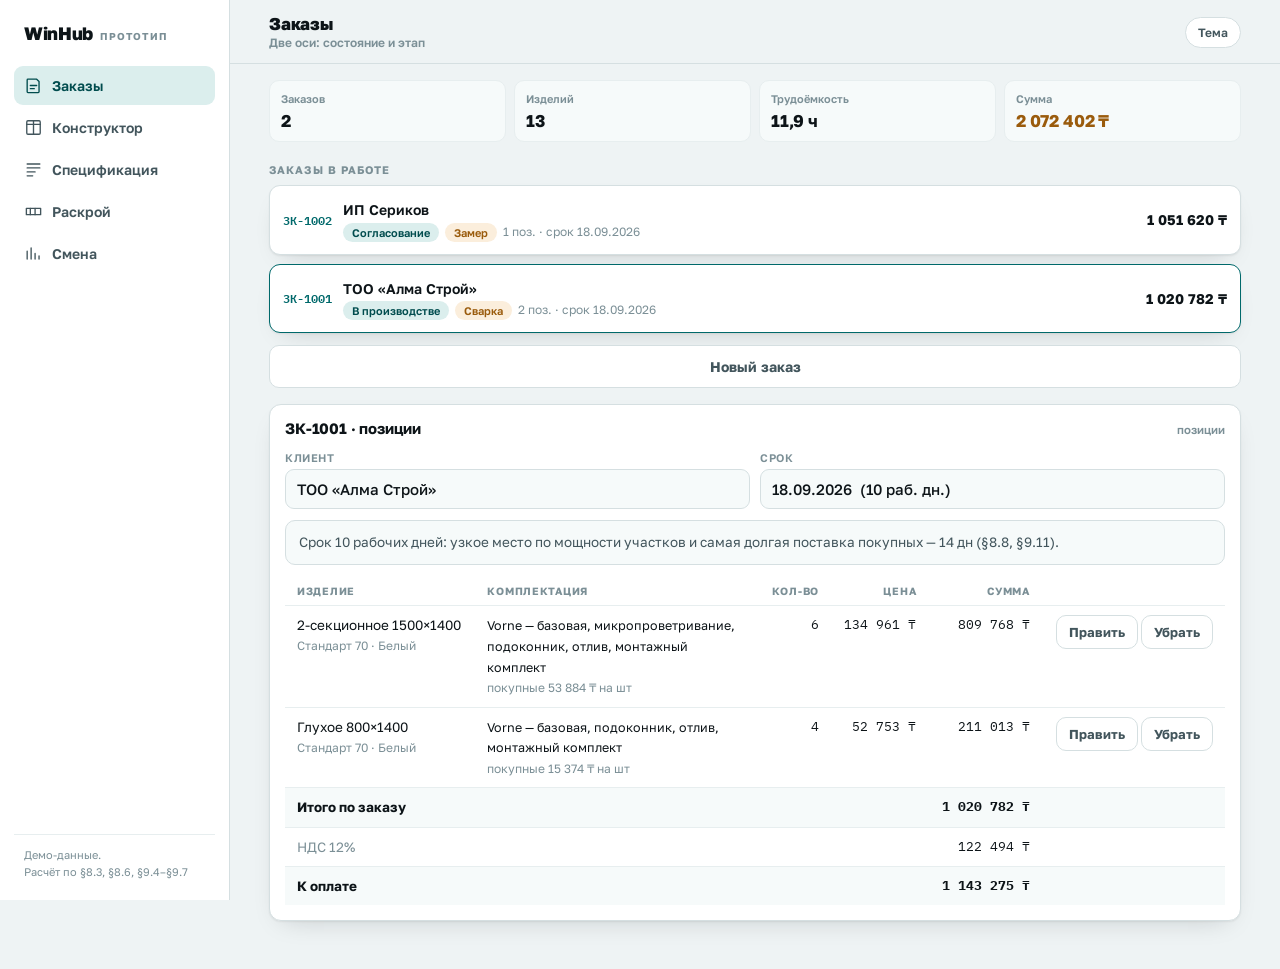
<file: winhub/index.html>
<!doctype html>
<html lang="ru">
<head>
<meta charset="utf-8">
<meta name="viewport" content="width=device-width, initial-scale=1, viewport-fit=cover">
<meta name="theme-color" content="#00696B">
<title>WinHub — прототип</title>
<style>*{margin:0;padding:0;box-sizing:border-box}</style>
<link rel="preconnect" href="https://fonts.googleapis.com">
<link rel="preconnect" href="https://fonts.gstatic.com" crossorigin>
<link rel="stylesheet" href="https://fonts.googleapis.com/css2?family=Golos+Text:wght@400;500;600;700;800&family=IBM+Plex+Mono:wght@400;500&display=swap">
<style>
:root{
  --ground:#EEF3F4; --surface:#FFFFFF; --surface-2:#F6FAFA;
  --ink:#0D1418; --ink-2:#42555C; --ink-3:#7B8F96;
  --line:#D5DFE1; --line-2:#E7EEEF;
  --accent:#00696B; --accent-soft:#DBEEED; --accent-ink:#004C4E;
  --money:#9A5B0C; --money-soft:#FBEEDC; --crit:#B4372C; --crit-soft:#FBE7E4;
  --ok:#2A7A52; --ok-soft:#DDF0E5;
  --pvc:#E3E9EA; --pvc-2:#CBD6D8; --glass:#BFDDE0; --metal:#B9C3C6; --steel:#5E6E74;
  --on-accent:#FFFFFF;
  --shadow:0 1px 2px rgba(13,20,24,.06), 0 10px 26px -14px rgba(13,20,24,.22);
  --navshadow:0 -1px 0 var(--line), 0 -8px 24px -16px rgba(13,20,24,.4);
  --r:12px;
}
@media (prefers-color-scheme: dark){
  :root:not([data-theme="light"]){
    --ground:#0A1114; --surface:#131E22; --surface-2:#18262B;
    --ink:#E8EFF0; --ink-2:#A6BABF; --ink-3:#71888E;
    --line:#25373D; --line-2:#1E2E33;
    --accent:#4FBCB8; --accent-soft:#123230; --accent-ink:#8FDCD7;
    --money:#D79B4C; --money-soft:#2E2415; --crit:#E0736A; --crit-soft:#2E1A18;
    --ok:#63BE8C; --ok-soft:#12291D;
    --pvc:#31424A; --pvc-2:#22333A; --glass:#3E6870; --metal:#5C6D72; --steel:#9FB2B8;
    --on-accent:#062120;
    --shadow:0 1px 2px rgba(0,0,0,.4), 0 10px 26px -14px rgba(0,0,0,.7);
    --navshadow:0 -1px 0 var(--line), 0 -8px 24px -16px rgba(0,0,0,.8);
  }
}
:root[data-theme="dark"]{
  --ground:#0A1114; --surface:#131E22; --surface-2:#18262B;
  --ink:#E8EFF0; --ink-2:#A6BABF; --ink-3:#71888E;
  --line:#25373D; --line-2:#1E2E33;
  --accent:#4FBCB8; --accent-soft:#123230; --accent-ink:#8FDCD7;
  --money:#D79B4C; --money-soft:#2E2415; --crit:#E0736A; --crit-soft:#2E1A18;
  --ok:#63BE8C; --ok-soft:#12291D;
  --pvc:#31424A; --pvc-2:#22333A; --glass:#3E6870; --metal:#5C6D72; --steel:#9FB2B8;
  --on-accent:#062120;
  --shadow:0 1px 2px rgba(0,0,0,.4), 0 10px 26px -14px rgba(0,0,0,.7);
  --navshadow:0 -1px 0 var(--line), 0 -8px 24px -16px rgba(0,0,0,.8);
}
html{-webkit-text-size-adjust:100%}
body{background:var(--ground); color:var(--ink);
  font:400 15px/1.5 "Golos Text",system-ui,-apple-system,"Segoe UI",Roboto,sans-serif}
.mono,code{font-family:"IBM Plex Mono",ui-monospace,Menlo,Consolas,monospace}
h1,h2,h3{line-height:1.25; letter-spacing:-.01em}

.shell{display:flex; min-height:100vh}
.rail{display:none; width:230px; flex:0 0 230px; position:sticky; top:0; height:100vh;
  border-right:1px solid var(--line); background:var(--surface); padding:20px 14px; flex-direction:column; gap:3px}
.brand{display:flex; align-items:baseline; gap:7px; padding:0 10px 16px}
.brand b{font-size:18px; font-weight:800; letter-spacing:-.02em}
.brand span{font-size:10px; color:var(--ink-3); font-weight:700; text-transform:uppercase; letter-spacing:.09em}
.rail button{display:flex; align-items:center; gap:9px; width:100%; text-align:left; background:none;
  border:0; cursor:pointer; color:var(--ink-2); font:600 14px/1 "Golos Text",sans-serif; padding:10px; border-radius:9px}
.rail button:hover{background:var(--surface-2); color:var(--ink)}
.rail button[aria-current="true"]{background:var(--accent-soft); color:var(--accent-ink)}
.rail svg,.tabbar svg{width:19px;height:19px;stroke:currentColor;fill:none;stroke-width:1.7;stroke-linecap:round;stroke-linejoin:round;flex:0 0 auto}
.rail .foot{margin-top:auto; padding-top:12px; border-top:1px solid var(--line-2); color:var(--ink-3); font-size:11px; padding-left:10px}
.main{flex:1 1 auto; min-width:0; padding-bottom:calc(96px + env(safe-area-inset-bottom))}
.wrap{max-width:1000px; margin:0 auto; padding:0 14px}

.top{position:sticky; top:0; z-index:20; background:var(--ground); border-bottom:1px solid var(--line);
  padding:13px 0 11px; margin-bottom:16px}
.top .wrap{display:flex; align-items:center; justify-content:space-between; gap:10px}
.top h1{font-size:17px; font-weight:800}
.top .sub{font-size:12px; color:var(--ink-3); font-weight:600}
.theme{background:var(--surface); border:1px solid var(--line); color:var(--ink-2); border-radius:99px;
  padding:7px 12px; font:600 12px "Golos Text",sans-serif; cursor:pointer}

section[hidden]{display:none}
.eyebrow{font:700 11px/1 "Golos Text",sans-serif; letter-spacing:.1em; text-transform:uppercase;
  color:var(--ink-3); margin:22px 0 10px}
.card{background:var(--surface); border:1px solid var(--line); border-radius:var(--r);
  box-shadow:var(--shadow); margin-bottom:12px; overflow:hidden}
.card>header{display:flex; align-items:baseline; justify-content:space-between; gap:10px; padding:14px 15px 0}
.card>header h2,.card>header h3{font-size:15px; font-weight:700}
.card .hint{font-size:11.5px; color:var(--ink-3); font-weight:600}
.card .body{padding:13px 15px 15px}
.grid{display:grid; gap:12px}
@media(min-width:860px){ .grid.g2{grid-template-columns:1fr 1fr} .grid.g32{grid-template-columns:1.1fr 1fr} }

label{display:block; font:600 11px/1 "Golos Text",sans-serif; letter-spacing:.05em;
  text-transform:uppercase; color:var(--ink-3); margin-bottom:6px}
input[type=number],input[type=text],select{width:100%; background:var(--surface-2); color:var(--ink);
  border:1px solid var(--line); border-radius:9px; padding:10px 11px;
  font:500 15px "Golos Text",sans-serif; -webkit-appearance:none; appearance:none}
select{background-image:linear-gradient(45deg,transparent 50%,var(--ink-3) 50%),linear-gradient(135deg,var(--ink-3) 50%,transparent 50%);
  background-position:calc(100% - 16px) 19px, calc(100% - 11px) 19px; background-size:5px 5px,5px 5px; background-repeat:no-repeat; padding-right:32px}
input:focus,select:focus{outline:2px solid var(--accent); outline-offset:1px}
.field{margin-bottom:11px}
.row{display:flex; gap:10px}
.row>*{flex:1 1 0; min-width:0}
.btn{background:var(--accent); border:1px solid var(--accent); color:var(--on-accent); border-radius:10px;
  padding:12px 16px; font:700 14px "Golos Text",sans-serif; cursor:pointer; width:100%}
.btn.ghost{background:var(--surface); border-color:var(--line); color:var(--ink-2)}
.btn.mini{width:auto; padding:8px 12px; font-size:13px}
.btnrow{display:flex; gap:9px; margin-top:4px}

.chk{display:flex; align-items:center; gap:10px; padding:9px 10px; border:1px solid var(--line-2);
  border-radius:9px; background:var(--surface-2); margin-bottom:7px; cursor:pointer}
.chk input{width:18px; height:18px; flex:0 0 auto; accent-color:var(--accent); cursor:pointer}
.chk .n{flex:1 1 auto; min-width:0; font-size:13.5px; font-weight:500}
.chk .n i{display:block; font-style:normal; font-size:11.5px; color:var(--ink-3); font-weight:400}
.chk .p{flex:0 0 auto; font:600 12.5px "IBM Plex Mono",monospace; color:var(--ink-3)}
.chk select{width:auto; flex:0 0 auto; padding:6px 26px 6px 9px; font-size:13px;
  background-position:calc(100% - 14px) 14px, calc(100% - 9px) 14px}
.chk.off{opacity:.55}

.secbar{display:flex; gap:6px; flex-wrap:wrap; margin-bottom:9px}
.secbar button{background:var(--surface-2); border:1px solid var(--line); color:var(--ink-2);
  border-radius:8px; padding:8px 11px; font:600 12.5px "Golos Text",sans-serif; cursor:pointer}
.secbar button[aria-pressed="true"]{background:var(--accent); border-color:var(--accent); color:var(--on-accent)}

.facts{display:grid; grid-template-columns:repeat(auto-fit,minmax(148px,1fr)); gap:8px}
@media(min-width:560px){ .facts{grid-template-columns:repeat(auto-fit,minmax(116px,1fr))} }
.fact{background:var(--surface-2); border:1px solid var(--line-2); border-radius:10px; padding:10px 11px}
.fact .k{font-size:11px; color:var(--ink-3); font-weight:600}
.fact .v{font:700 17px/1.2 "Golos Text",sans-serif; margin-top:3px; letter-spacing:-.01em;
  overflow-wrap:anywhere}
.fact .v.money{color:var(--money)}
.fact .v.ok{color:var(--ok)}

.tablewrap{overflow-x:auto}
table{width:100%; border-collapse:collapse; font-size:13.5px; min-width:440px}
th,td{text-align:left; padding:9px 12px; border-bottom:1px solid var(--line-2); vertical-align:top; white-space:nowrap}
th{font:700 10.5px/1 "Golos Text",sans-serif; text-transform:uppercase; letter-spacing:.07em; color:var(--ink-3)}
td.r,th.r{text-align:right}
td.num{font-family:"IBM Plex Mono",monospace; font-size:12.5px}
tbody tr:last-child td{border-bottom:0}
tr.sum td{font-weight:700; background:var(--surface-2)}
tr.grp td{background:var(--surface-2); font:700 11px/1 "Golos Text",sans-serif; text-transform:uppercase;
  letter-spacing:.07em; color:var(--ink-3); padding:8px 12px}

.pill{display:inline-block; border-radius:99px; padding:3px 9px; font:600 11px "Golos Text",sans-serif; white-space:nowrap}
.pill.st{background:var(--accent-soft); color:var(--accent-ink)}
.pill.et{background:var(--money-soft); color:var(--money)}

.note{border-radius:10px; padding:11px 13px; font-size:13.5px; margin-top:10px; border:1px solid}
.note.warn{background:var(--money-soft); border-color:var(--money); color:var(--money)}
.note.crit{background:var(--crit-soft); border-color:var(--crit); color:var(--crit)}
.note.info{background:var(--surface-2); border-color:var(--line); color:var(--ink-2)}

.olist{display:grid; gap:9px}
.oitem{display:flex; gap:11px; align-items:center; background:var(--surface); border:1px solid var(--line);
  border-radius:11px; padding:12px 13px; cursor:pointer; box-shadow:var(--shadow); width:100%; text-align:left; font:inherit; color:inherit}
.oitem:hover{border-color:var(--accent)}
.oitem .no{font:600 12px "IBM Plex Mono",monospace; color:var(--accent); flex:0 0 auto}
.oitem .mid{flex:1 1 auto; min-width:0}
.oitem .nm{font-weight:600; font-size:14px; overflow:hidden; text-overflow:ellipsis; white-space:nowrap}
.oitem .meta{font-size:12px; color:var(--ink-3); margin-top:2px; display:flex; gap:6px; flex-wrap:wrap}
.oitem .amt{flex:0 0 auto; font:700 14px "Golos Text",sans-serif; text-align:right}

svg.draw{display:block; width:100%; height:auto; background:var(--surface-2); border-radius:10px; border:1px solid var(--line-2)}
svg.draw .sec{cursor:pointer}
.legend{display:flex; gap:12px; flex-wrap:wrap; margin-top:9px; font-size:12px; color:var(--ink-3)}
.legend span{display:flex; align-items:center; gap:5px}
.legend i{width:10px; height:10px; border-radius:2px; display:inline-block}

.cutmap{margin-bottom:12px}
.cutbar{display:flex; height:30px; border-radius:6px; overflow:hidden; border:1px solid var(--line);
  background:repeating-linear-gradient(45deg,var(--line-2),var(--line-2) 5px,transparent 5px,transparent 10px)}
.cutbar div{border-right:1px solid var(--surface); font:600 10px/30px "IBM Plex Mono",monospace;
  text-align:center; color:var(--on-accent); background:var(--accent); overflow:hidden}
.cutbar div.rest{background:var(--ok)}
.cutbar div.scrap{background:transparent; color:var(--ink-3)}
.cuthead{display:flex; justify-content:space-between; font-size:12px; color:var(--ink-3); margin-bottom:5px; gap:8px}

.bar{height:7px; border-radius:4px; background:var(--line-2); overflow:hidden; margin-top:6px}
.bar i{display:block; height:100%; background:var(--accent)}
.bar i.over{background:var(--crit)}

.tabbar{position:fixed; left:0; right:0; bottom:0; z-index:30; display:flex; background:var(--surface);
  border-top:1px solid var(--line); box-shadow:var(--navshadow); padding-bottom:env(safe-area-inset-bottom)}
.tabbar button{flex:1 1 0; min-width:0; background:none; border:0; cursor:pointer; color:var(--ink-3);
  display:flex; flex-direction:column; align-items:center; gap:3px; padding:8px 2px 7px; font:600 10px/1 "Golos Text",sans-serif}
.tabbar button[aria-current="true"]{color:var(--accent)}
.tabbar span{max-width:100%; overflow:hidden; text-overflow:ellipsis; white-space:nowrap}

.toast{position:fixed; left:50%; transform:translateX(-50%); bottom:78px; z-index:60; background:var(--ink);
  color:var(--ground); padding:11px 16px; border-radius:99px; font:600 13px "Golos Text",sans-serif;
  opacity:0; pointer-events:none; transition:opacity .18s; max-width:90vw; text-align:center}
.toast.on{opacity:1}

@media(min-width:900px){
  .rail{display:flex}
  .tabbar{display:none}
  .main{padding-bottom:36px}
  .toast{bottom:26px}
}
</style>
</head>
<body>

<div class="shell">
<nav class="rail" aria-label="Разделы">
  <div class="brand"><b>WinHub</b><span>прототип</span></div>
  <button data-go="p1" aria-current="true"><svg viewBox="0 0 24 24"><path d="M5 4h11l3 3v13a1 1 0 0 1-1 1H5a1 1 0 0 1-1-1V5a1 1 0 0 1 1-1z"/><path d="M8 12h8M8 16h5"/></svg>Заказы</button>
  <button data-go="p2"><svg viewBox="0 0 24 24"><rect x="3.5" y="3.5" width="17" height="17" rx="1.5"/><path d="M12 3.5v17M3.5 8h17"/></svg>Конструктор</button>
  <button data-go="p3"><svg viewBox="0 0 24 24"><path d="M4 5h16M4 10h16M4 15h10M4 20h7"/></svg>Спецификация</button>
  <button data-go="p4"><svg viewBox="0 0 24 24"><path d="M3 8h18v8H3z"/><path d="M8 8v8M14 8v8"/></svg>Раскрой</button>
  <button data-go="p5"><svg viewBox="0 0 24 24"><path d="M4 19V9M9 19V5M14 19v-7M19 19v-4"/></svg>Смена</button>
  <div class="foot">Демо-данные.<br>Расчёт по §8.3, §8.6, §9.4–§9.7</div>
</nav>

<main class="main">
  <div class="top"><div class="wrap">
    <div><h1 id="ttl">Заказы</h1><div class="sub" id="sub">Две оси: состояние и этап</div></div>
    <button class="theme" id="theme" type="button">Тема</button>
  </div></div>

  <!-- ================= 1. ЗАКАЗЫ ================= -->
  <section id="p1" class="wrap">
    <div class="facts" id="ordFacts"></div>
    <div class="eyebrow">Заказы в работе</div>
    <div class="olist" id="ordList"></div>
    <div class="btnrow" style="margin-top:12px"><button class="btn ghost" id="newOrder">Новый заказ</button></div>

    <div class="card" style="margin-top:16px">
      <header><h3 id="curTitle">Заказ</h3><span class="hint">позиции</span></header>
      <div class="body">
        <div class="row" style="margin-bottom:11px">
          <div class="field" style="margin:0"><label>Клиент</label><input type="text" id="oClient"></div>
          <div class="field" style="margin:0"><label>Срок</label><input type="text" id="oDue" readonly></div>
        </div>
        <div class="note info" id="dueNote"></div>
        <div class="tablewrap" style="margin-top:12px"><table id="posTbl"></table></div>
      </div>
    </div>
  </section>

  <!-- ================= 2. КОНСТРУКТОР ================= -->
  <section id="p2" class="wrap" hidden>
    <div class="grid g32">
      <div>
        <div class="card">
          <header><h2>Изделие</h2><span class="hint" id="cfgChip">—</span></header>
          <div class="body">
            <svg class="draw" id="draw" viewBox="0 0 400 340" role="img" aria-label="Схема изделия"></svg>
            <div class="legend">
              <span><i style="background:var(--glass)"></i>заполнение</span>
              <span><i style="background:var(--steel)"></i>петли, цапфы, привод</span>
              <span><i style="background:var(--money)"></i>ручка</span>
              <span>клик по секции — выбор</span>
            </div>
            <label class="chk" style="margin-top:10px"><input type="checkbox" id="showHW" checked>
              <span class="n">Показывать фурнитуру на чертеже<i>петли, привод, цапфы прижима, ручка, сетка</i></span></label>
            <div class="facts" id="geoFacts" style="margin-top:6px"></div>
            <div id="ruleNotes"></div>
          </div>
        </div>
        <div class="card">
          <header><h3>Покупные на изделие</h3><span class="hint" id="kitHint">—</span></header>
          <div class="body"><div class="tablewrap"><table id="kitTbl"></table></div></div>
        </div>
      </div>

      <div>
        <div class="card">
          <header><h2>Конструкция</h2><span class="hint">расчёт живой</span></header>
          <div class="body">
            <div class="row">
              <div class="field"><label>Ширина, мм</label><input type="number" id="W" value="1500" min="300" max="4000" step="10"></div>
              <div class="field"><label>Высота, мм</label><input type="number" id="H" value="1400" min="300" max="2600" step="10"></div>
            </div>
            <div class="field">
              <label>Секции</label>
              <div class="secbar" id="secBar"></div>
              <div class="btnrow" style="margin-bottom:9px">
                <button class="btn ghost mini" id="secMinus">− секция</button>
                <button class="btn ghost mini" id="secPlus">+ секция</button>
              </div>
              <select id="secType"></select>
            </div>
            <div class="field"><label>Профильная система</label><select id="sys"></select></div>
            <div class="row">
              <div class="field"><label>Цвет</label><select id="color"></select></div>
              <div class="field"><label>Количество</label><input type="number" id="qty" value="1" min="1" max="99"></div>
            </div>
            <div class="field"><label>Стеклопакет</label><select id="glass"></select></div>
          </div>
        </div>

        <div class="card">
          <header><h2>Фурнитура</h2><span class="hint">на каждую створку</span></header>
          <div class="body">
            <div class="field"><label>Марка фурнитуры</label><select id="hwBrand"></select></div>
            <div class="field"><label>Ручка</label><select id="hwHandle"></select></div>
            <div class="field"><label>Петли</label><select id="hwHinge"></select></div>
            <div id="optList"></div>
            <div class="note info" id="hwNote"></div>
          </div>
        </div>

        <div class="card">
          <header><h2>Комплектующие</h2><span class="hint">количество от габарита</span></header>
          <div class="body"><div id="extraList"></div></div>
        </div>

        <div class="card"><div class="body">
          <div class="facts" id="sumFacts" style="margin-bottom:11px"></div>
          <button class="btn" id="addPos">Добавить в заказ</button>
        </div></div>
      </div>
    </div>
  </section>

  <!-- ================= 3. СПЕЦИФИКАЦИЯ ================= -->
  <section id="p3" class="wrap" hidden>
    <div class="facts" id="specFacts"></div>
    <div class="card" style="margin-top:12px">
      <header><h2>Состав изделия</h2><span class="hint" id="specFor">—</span></header>
      <div class="body"><div class="tablewrap"><table id="bomTbl"></table></div></div>
    </div>
    <div class="card">
      <header><h2>Трудоёмкость по участкам</h2><span class="hint">норматив вычисляется, а не хранится</span></header>
      <div class="body"><div class="tablewrap"><table id="laborTbl"></table></div>
      <div class="note info">Участок определён тем, какое значение калькуляции он потребляет (§6.7). Та же величина идёт в цену и в загрузку линии.</div></div>
    </div>
    <div class="card">
      <header><h2>Цена</h2><span class="hint">три уровня: элемент → позиция → заказ</span></header>
      <div class="body"><div class="tablewrap"><table id="priceTbl"></table></div></div>
    </div>
  </section>

  <!-- ================= 4. РАСКРОЙ ================= -->
  <section id="p4" class="wrap" hidden>
    <div class="card">
      <header><h2>Параметры</h2><span class="hint">станок отдельно от политики</span></header>
      <div class="body">
        <div class="row">
          <div class="field"><label>Целевая функция</label><select id="cutGoal">
            <option value="waste">Минимум отхода</option>
            <option value="bars">Минимум числа хлыстов</option>
          </select></div>
          <div class="field"><label>Хлыст, мм</label><select id="cutBar">
            <option value="6000">6000</option><option value="6500">6500</option>
          </select></div>
        </div>
        <div class="facts" id="cutParams"></div>
        <div class="note info" id="goalNote"></div>
      </div>
    </div>
    <div class="facts" id="cutFacts" style="margin-bottom:12px"></div>
    <div id="cutOut"></div>
  </section>

  <!-- ================= 5. СМЕНА ================= -->
  <section id="p5" class="wrap" hidden>
    <div class="card">
      <header><h2>Загрузка участков</h2><span class="hint">все заказы · линия «Основная», рабочий день</span></header>
      <div class="body" id="loadOut"></div>
    </div>
    <div class="card">
      <header><h2>Сменные задания</h2><span class="hint" id="packHint">—</span></header>
      <div class="body" id="packOut"></div>
    </div>
    <div class="card">
      <header><h2>Потребность в покупных</h2><span class="hint">фурнитура и комплектующие по всем заказам</span></header>
      <div class="body"><div class="tablewrap"><table id="needTbl"></table></div>
      <div class="note info">У каждой покупной позиции свой срок поставки, и дата размещения заказа поставщику считается назад от даты этапа (§8.8).</div></div>
    </div>
  </section>
</main>
</div>

<nav class="tabbar" aria-label="Разделы">
  <button data-go="p1" aria-current="true"><svg viewBox="0 0 24 24"><path d="M5 4h11l3 3v13a1 1 0 0 1-1 1H5a1 1 0 0 1-1-1V5a1 1 0 0 1 1-1z"/><path d="M8 12h8M8 16h5"/></svg><span>Заказы</span></button>
  <button data-go="p2"><svg viewBox="0 0 24 24"><rect x="3.5" y="3.5" width="17" height="17" rx="1.5"/><path d="M12 3.5v17M3.5 8h17"/></svg><span>Изделие</span></button>
  <button data-go="p3"><svg viewBox="0 0 24 24"><path d="M4 5h16M4 10h16M4 15h10M4 20h7"/></svg><span>Состав</span></button>
  <button data-go="p4"><svg viewBox="0 0 24 24"><path d="M3 8h18v8H3z"/><path d="M8 8v8M14 8v8"/></svg><span>Раскрой</span></button>
  <button data-go="p5"><svg viewBox="0 0 24 24"><path d="M4 19V9M9 19V5M14 19v-7M19 19v-4"/></svg><span>Смена</span></button>
</nav>
<div class="toast" id="toast"></div>

<script>
/* =====================================================================
   СПРАВОЧНИКИ. Все числа — поля записей, а не константы в формулах.
   ===================================================================== */
var SYS = [
  {id:"s58", n:"Эконом 58", geo:"G1", frame:58, sash:78, mull:58, ovl:11, gin:15, weld:3,
    pM:1180, armM:520, beadM:210, sealM:95, arm:true, maxSashW:900, maxSashH:1700, maxGlassKg:65},
  {id:"s70", n:"Стандарт 70", geo:"G2", frame:70, sash:84, mull:78, ovl:12, gin:17, weld:3,
    pM:1640, armM:610, beadM:240, sealM:110, arm:true, maxSashW:1000, maxSashH:2000, maxGlassKg:85},
  {id:"s76", n:"Премиум 76", geo:"G3", frame:76, sash:88, mull:84, ovl:12, gin:18, weld:3,
    pM:2180, armM:690, beadM:265, sealM:120, arm:true, maxSashW:1100, maxSashH:2200, maxGlassKg:100}
];
var COLORS = [
  {id:"white", n:"Белый", k:1.00},
  {id:"oak",   n:"Golden Oak", k:1.42},
  {id:"anthr", n:"Антрацит RAL 7016", k:1.55}
];
var GLASSES = [
  {id:"g24", n:"24 мм · 4-16-4и", t:24, kg:20.0, m2:9200},
  {id:"g32", n:"32 мм · 4-10-4-10-4и", t:32, kg:30.0, m2:14100},
  {id:"g40", n:"40 мм · 4и-14-4-14-4и", t:40, kg:30.0, m2:17600}
];
/* Тип секции — закрытый перечень: способ открывания и сторона петель. */
var SEC = {
  deaf:  {n:"Глухая",           sash:false},
  turnL: {n:"Поворотная лев.",  sash:true, kind:"turn", hinge:"l"},
  turnR: {n:"Поворотная прав.", sash:true, kind:"turn", hinge:"r"},
  tiltL: {n:"П/О левая",        sash:true, kind:"tilt", hinge:"l"},
  tiltR: {n:"П/О правая",       sash:true, kind:"tilt", hinge:"r"}
};
var SEC_ORDER = ["deaf","tiltR","tiltL","turnR","turnL"];

/* Марка фурнитуры — коэффициент к комплекту и срок поставки. */
var HW_BRAND = [
  {id:"b1", n:"Vorne — базовая",   k:1.00, lead:5},
  {id:"b2", n:"Roto NX",           k:1.38, lead:14},
  {id:"b3", n:"Siegenia Titan AF", k:1.52, lead:21}
];
/* Комплект подбирается размерной группой: запись или отказ (§8.4). */
var HW_KIT = [
  {id:"k1", n:"Комплект П/О 401–1100 × 601–1600",        w:[401,1100], h:[601,1600],  kind:"tilt", p:19800},
  {id:"k2", n:"Комплект П/О 401–1100 × 1601–2100",       w:[401,1100], h:[1601,2100], kind:"tilt", p:22600},
  {id:"k3", n:"Комплект поворотный 401–1100 × 601–2100", w:[401,1100], h:[601,2100],  kind:"turn", p:11400}
];
var HANDLES = [
  {id:"hd0", n:"Ручка оконная белая, с розеткой", p:2400, lead:3},
  {id:"hd1", n:"Ручка с ключом", p:6800, lead:7},
  {id:"hd2", n:"Ручка алюминиевая, антрацит", p:9200, lead:14}
];
var HINGES = [
  {id:"hg0", n:"Петли стандартные, до 100 кг", p:3600, kg:100, lead:5},
  {id:"hg1", n:"Петли усиленные, до 130 кг", p:6400, kg:130, lead:10},
  {id:"hg2", n:"Петли скрытые, до 120 кг", p:14800, kg:120, lead:21}
];
/* Опции — на створку. Цена либо за штуку, либо за м² створки. */
var OPTS = [
  {id:"micro", n:"Микропроветривание", note:"гребёнка на приводе", p:3200, lead:5},
  {id:"limit", n:"Ограничитель открывания", note:"фиксация угла", p:2700, lead:5},
  {id:"mosq",  n:"Москитная сетка", note:"рамочная, по створке", m2:5200, lead:7}
];
/* Комплектующие изделия — количество вычисляется от габарита (§8.6). */
var EXTRA = [
  {id:"sill",  n:"Подоконник", note:"вылет от стены", u:"м", sfx:" мм", lead:7,
    q:function(W,H){ return (W + 100)/1000; },
    sizes:[{v:200,p:3900},{v:300,p:5200},{v:400,p:6600},{v:500,p:8100}]},
  {id:"ebb",   n:"Отлив", note:"наружный, оцинковка", u:"м", sfx:" мм", lead:7,
    q:function(W,H){ return (W + 60)/1000; },
    sizes:[{v:90,p:2100},{v:150,p:2900},{v:200,p:3600}]},
  {id:"slope", n:"Откосы", note:"две боковые и верхний", u:"м", sfx:" мм", lead:10,
    q:function(W,H){ return (2*H + W)/1000; },
    sizes:[{v:200,p:2300},{v:300,p:2900},{v:400,p:3500}]},
  {id:"mount", n:"Монтажный комплект", note:"пена, анкеры, ленты", u:"компл", sfx:"", lead:3,
    q:function(){ return 1; }, sizes:[{v:1,p:4800}]}
];

/* Участки: каждый определён формулой от счётчиков конструкции (§6.7). */
var AREAS = [
  {id:"cut",   n:"Порезка профиля",     f:function(c){ return c.bars*0.9 + c.barM*0.35; }},
  {id:"arm",   n:"Нарезка армирования", f:function(c){ return c.armBars*0.6 + c.armM*0.25; }},
  {id:"weld",  n:"Сварка",              f:function(c){ return c.joints*0.65; }},
  {id:"clean", n:"Зачистка",            f:function(c){ return c.joints*0.95; }},
  {id:"hw",    n:"Фурнитура",           f:function(c){ return c.sashes*6.5 + c.imp*3.2 + c.opts*1.8; }},
  {id:"glaze", n:"Остекление",          f:function(c){ return c.fills*2.6 + c.glassM*0.45; }},
  {id:"pack",  n:"Упаковка",            f:function(c){ return 1.6 + c.glassM2*0.4 + c.extras*0.9; }}
];
var CAP = {cut:960, arm:420, weld:900, clean:900, hw:600, glaze:720, pack:300};
var SHIFT_MAX = 240;
var SETUP = {white:{white:0,oak:35,anthr:35}, oak:{white:40,oak:0,anthr:25}, anthr:{white:40,oak:25,anthr:0}};

var CUTTER = {kerf:5, headBar:15, headRest:5, clamp:30};
var GRADE  = {minRest:500, trimRest:20, maxWaste:400};

var RATE = 62, MARGIN = 28, VAT = 12;

/* =====================================================================
   Состояние
   ===================================================================== */
function defCfg(){
  return {
    W:1500, H:1400, sys:"s70", color:"white", glass:"g32", qty:1,
    secs:["tiltR","deaf"], sel:0,
    hw:{brand:"b1", handle:"hd0", hinge:"hg0", opts:{micro:true, limit:false, mosq:false}},
    extras:{sill:{on:true, size:300}, ebb:{on:true, size:150}, slope:{on:false, size:300}, mount:{on:true, size:1}}
  };
}
var S = {page:"p1", orders:[], cur:null, cfg:defCfg(), showHW:true, cutGoal:"waste", cutBar:6000};

function pick(arr, id){ for(var i=0;i<arr.length;i++) if(arr[i].id===id) return arr[i]; return arr[0]; }
function sysOf(id){ return pick(SYS,id); }
function colorOf(id){ return pick(COLORS,id); }
function glassOf(id){ return pick(GLASSES,id); }

function $(s,r){ return (r||document).querySelector(s); }
function $$(s,r){ return Array.prototype.slice.call((r||document).querySelectorAll(s)); }
function el(t,c,txt){ var e=document.createElement(t); if(c) e.className=c; if(txt!=null) e.textContent=txt; return e; }
function esc(s){ return String(s).replace(/&/g,"&amp;").replace(/</g,"&lt;").replace(/>/g,"&gt;"); }
function fmt(v,d){ return (Math.round(v*Math.pow(10,d||0))/Math.pow(10,d||0)).toLocaleString("ru-RU"); }
function money(v){ return fmt(Math.round(v)) + " ₸"; }
function clone(o){ return JSON.parse(JSON.stringify(o)); }
var toastT;
function toast(t){ var b=$("#toast"); b.textContent=t; b.classList.add("on");
  clearTimeout(toastT); toastT=setTimeout(function(){ b.classList.remove("on"); },2400); }

/* =====================================================================
   ЯДРО: геометрия → детали, секция за секцией
   ===================================================================== */
function build(cfg){
  var sy = sysOf(cfg.sys), W = cfg.W, H = cfg.H, n = cfg.secs.length;
  var parts = [], fills = [], sashes = [];

  function bar(role, L){ return {role:role, L:Math.round(L)}; }
  function fill(w, h, note){ return {w:Math.round(w), h:Math.round(h), note:note}; }

  parts.push(bar("frame", W + 2*sy.weld), bar("frame", W + 2*sy.weld));
  parts.push(bar("frame", H + 2*sy.weld), bar("frame", H + 2*sy.weld));

  var lightW = W - 2*sy.frame, lightH = H - 2*sy.frame;
  var secW = (lightW - (n-1)*sy.mull) / n;
  for(var i=0;i<n-1;i++) parts.push(bar("mull", lightH + 2*sy.weld));

  cfg.secs.forEach(function(code, idx){
    var t = SEC[code] || SEC.deaf;
    if(!t.sash){
      fills.push(fill(secW + 2*sy.gin, lightH + 2*sy.gin, "глухая секция " + (idx+1)));
      return;
    }
    var sw = secW + 2*sy.ovl, sh = lightH + 2*sy.ovl;
    sashes.push({w:sw, h:sh, kind:t.kind, hinge:t.hinge, i:idx});
    parts.push(bar("sash", sw + 2*sy.weld), bar("sash", sw + 2*sy.weld));
    parts.push(bar("sash", sh + 2*sy.weld), bar("sash", sh + 2*sy.weld));
    fills.push(fill(sw - 2*sy.sash + 2*sy.gin, sh - 2*sy.sash + 2*sy.gin, t.n + " " + (idx+1)));
  });

  var beadM = 0, sealM = 0, glassM = 0, glassM2 = 0;
  fills.forEach(function(f){
    beadM += 2*(f.w + f.h)/1000;
    sealM += 4*(f.w + f.h)/1000;
    glassM += 2*(f.w + f.h)/1000;
    glassM2 += f.w*f.h/1e6;
  });
  var barM = 0, armM = 0, armBars = 0;
  parts.forEach(function(p){
    barM += p.L/1000;
    if(sy.arm && p.L >= 700){ armBars++; armM += (p.L - 40)/1000; p.arm = true; }
  });

  var optN = 0;
  sashes.forEach(function(){ ["micro","limit","mosq"].forEach(function(k){ if(cfg.hw.opts[k]) optN++; }); });
  var extraN = 0;
  EXTRA.forEach(function(x){ if(cfg.extras[x.id] && cfg.extras[x.id].on) extraN++; });

  return {sy:sy, W:W, H:H, n:n, parts:parts, fills:fills, sashes:sashes,
    lightW:lightW, lightH:lightH, secW:secW,
    c:{bars:parts.length, barM:barM, armBars:armBars, armM:armM, joints:4 + sashes.length*4,
       sashes:sashes.length, imp:n-1, fills:fills.length, glassM:glassM, glassM2:glassM2,
       opts:optN, extras:extraN, beadM:beadM, sealM:sealM}};
}

/* Подбор комплекта: запись справочника или отказ (§8.4, §9.1). */
function kitFor(sash, brandId){
  var br = pick(HW_BRAND, brandId), found = null;
  HW_KIT.forEach(function(h){
    if(h.kind !== sash.kind) return;
    if(sash.w < h.w[0] || sash.w > h.w[1]) return;
    if(sash.h < h.h[0] || sash.h > h.h[1]) return;
    if(!found) found = h;
  });
  return found ? {rec:found, price:found.p*br.k, br:br} : null;
}

/* Строки фурнитуры — покупные позиции состава (§8.6). */
function hwRows(cfg){
  var b = build(cfg), rows = [], miss = [];
  var handle = pick(HANDLES, cfg.hw.handle), hinge = pick(HINGES, cfg.hw.hinge);
  var br = pick(HW_BRAND, cfg.hw.brand), kits = {};
  b.sashes.forEach(function(s){
    var k = kitFor(s, cfg.hw.brand);
    if(!k){ miss.push(Math.round(s.w) + "×" + Math.round(s.h) + " мм · " + (s.kind==="tilt"?"П/О":"поворотная")); return; }
    if(!kits[k.rec.id]) kits[k.rec.id] = {k:k, n:0};
    kits[k.rec.id].n++;
  });
  Object.keys(kits).forEach(function(key){
    var x = kits[key];
    rows.push({g:"Фурнитура", n:x.k.rec.n + " · " + br.n, q:x.n, u:"компл", p:x.k.price, lead:br.lead, note:""});
  });
  if(b.sashes.length){
    rows.push({g:"Фурнитура", n:handle.n, q:b.sashes.length, u:"шт", p:handle.p, lead:handle.lead, note:""});
    rows.push({g:"Фурнитура", n:hinge.n, q:b.sashes.length, u:"компл", p:hinge.p, lead:hinge.lead, note:""});
    var caps = 0;
    b.sashes.forEach(function(s){ caps += Math.max(4, Math.round(2*(s.w + s.h)/700)); });
    rows.push({g:"Фурнитура", n:"Цапфы прижима и ответные планки", q:caps, u:"шт", p:640, lead:5, note:"от периметра створки"});
    OPTS.forEach(function(o){
      if(!cfg.hw.opts[o.id]) return;
      if(o.m2){
        var m2 = 0; b.sashes.forEach(function(s){ m2 += s.w*s.h/1e6; });
        rows.push({g:"Фурнитура", n:o.n, q:m2, u:"м²", p:o.m2, lead:o.lead, note:o.note});
      } else {
        rows.push({g:"Фурнитура", n:o.n, q:b.sashes.length, u:"шт", p:o.p, lead:o.lead, note:o.note});
      }
    });
  }
  return {rows:rows, miss:miss, handle:handle, hinge:hinge, br:br};
}

function extraRows(cfg){
  var rows = [];
  EXTRA.forEach(function(x){
    var st = cfg.extras[x.id];
    if(!st || !st.on) return;
    var size = x.sizes[0];
    x.sizes.forEach(function(s){ if(s.v === st.size) size = s; });
    rows.push({g:"Комплектующие", n:x.n + (x.sfx ? " " + size.v + x.sfx : ""), q:x.q(cfg.W, cfg.H),
      u:x.u, p:size.p, lead:x.lead, note:x.note});
  });
  return rows;
}

/* Правила технолога — до раскроя и до добавления в заказ (§9.3). */
function rules(cfg){
  var b = build(cfg), g = glassOf(cfg.glass), out = [];
  var hinge = pick(HINGES, cfg.hw.hinge);
  b.sashes.forEach(function(s){
    if(s.w > b.sy.maxSashW) out.push({lvl:"crit", t:"Створка " + Math.round(s.w) + " мм шире предела системы " + b.sy.maxSashW + " мм — добавьте секцию"});
    if(s.h > b.sy.maxSashH) out.push({lvl:"crit", t:"Створка " + Math.round(s.h) + " мм выше предела системы " + b.sy.maxSashH + " мм"});
    var kg = (s.w*s.h/1e6)*g.kg + 2*(s.w + s.h)/1000*1.6;
    if(kg > hinge.kg) out.push({lvl:"crit", t:"Створка весит " + fmt(kg,1) + " кг — петли «" + hinge.n + "» не держат"});
    else if(kg > hinge.kg*0.85) out.push({lvl:"warn", t:"Створка весит " + fmt(kg,1) + " кг при пределе петель " + hinge.kg + " кг — запас меньше 15 %"});
  });
  hwRows(cfg).miss.forEach(function(m){ out.push({lvl:"crit", t:"Комплект на створку " + m + " не подобран — записи в справочнике нет"}); });
  if(!b.sashes.length){
    var anyOpt = false;
    ["micro","limit","mosq"].forEach(function(k){ if(cfg.hw.opts[k]) anyOpt = true; });
    if(anyOpt) out.push({lvl:"warn", t:"Опции фурнитуры выбраны, но створок нет — в состав они не попадут"});
  }
  return out;
}

/* =====================================================================
   Состав, трудоёмкость, цена
   ===================================================================== */
function bom(cfg){
  var b = build(cfg), sy = b.sy, col = colorOf(cfg.color), g = glassOf(cfg.glass);
  var rows = [], k = col.k;

  var byRole = {frame:{m:0,n:0}, sash:{m:0,n:0}, mull:{m:0,n:0}};
  b.parts.forEach(function(p){ byRole[p.role].m += p.L/1000; byRole[p.role].n++; });
  var RN = {frame:"Профиль рамы", sash:"Профиль створки", mull:"Профиль импоста"};
  ["frame","sash","mull"].forEach(function(r){
    if(!byRole[r].n) return;
    rows.push({g:"Профиль", n:RN[r] + " " + sy.n + " · " + col.n, q:byRole[r].m, u:"м", p:sy.pM*k,
      lead:14, note:byRole[r].n + " балок"});
  });
  if(b.c.armM > 0) rows.push({g:"Профиль", n:"Армирование", q:b.c.armM, u:"м", p:sy.armM, lead:10, note:b.c.armBars + " балок"});
  rows.push({g:"Профиль", n:"Штапик", q:b.c.beadM, u:"м", p:sy.beadM*k, lead:14, note:""});
  rows.push({g:"Профиль", n:"Уплотнитель", q:b.c.sealM, u:"м", p:sy.sealM, lead:7, note:"два контура"});

  b.fills.forEach(function(f){
    rows.push({g:"Заполнение", n:g.n + " · " + f.w + "×" + f.h, q:f.w*f.h/1e6, u:"м²", p:g.m2, lead:5, note:f.note});
  });

  hwRows(cfg).rows.forEach(function(r){ rows.push(r); });
  rows.push({g:"Фурнитура", n:"Крепёж и подставочный профиль", q:1, u:"компл", p:3400, lead:3, note:""});
  extraRows(cfg).forEach(function(r){ rows.push(r); });

  var labor = AREAS.map(function(a){ var m = a.f(b.c); return {id:a.id, n:a.n, min:m, sum:m*RATE}; });
  var laborMin = 0, laborSum = 0;
  labor.forEach(function(l){ laborMin += l.min; laborSum += l.sum; });

  var mat = 0, byGroup = {};
  rows.forEach(function(r){ r.sum = r.q*r.p; mat += r.sum; byGroup[r.g] = (byGroup[r.g]||0) + r.sum; });

  return {b:b, rows:rows, byGroup:byGroup, labor:labor, laborMin:laborMin, laborSum:laborSum,
    mat:mat, cost:mat + laborSum, rules:rules(cfg), col:col, g:g};
}
function price(cfg){
  var r = bom(cfg), unit = r.cost*(1 + MARGIN/100);
  return {r:r, unit:unit, pos:unit*cfg.qty};
}

/* =====================================================================
   Раскрой 1D
   ===================================================================== */
function cutPlan(){
  var groups = {};
  allPositions().forEach(function(p){
    var b = build(p.cfg), sy = b.sy, col = colorOf(p.cfg.color);
    b.parts.forEach(function(part){
      var key = sy.id + "|" + part.role + "|" + col.id;
      if(!groups[key]) groups[key] = {sys:sy, role:part.role, col:col, items:[]};
      for(var i=0;i<p.cfg.qty;i++) groups[key].items.push(part.L);
    });
  });
  var bar = S.cutBar, out = [], tot = {used:0, need:0, scrap:0, rest:0, bars:0};
  Object.keys(groups).forEach(function(key){
    var G = groups[key], usable = bar - CUTTER.headBar - CUTTER.clamp;
    var items = G.items.slice().sort(function(a,b){ return b - a; }), bars = [];
    items.forEach(function(L){
      var need = L + CUTTER.kerf, placed = false;
      for(var i=0;i<bars.length;i++){
        if(bars[i].free >= need){ bars[i].cuts.push(L); bars[i].free -= need; placed = true; break; }
      }
      if(!placed) bars.push({cuts:[L], free:usable - need});
    });
    var gRest = 0, gScrap = 0, gNeed = 0;
    bars.forEach(function(bb){
      bb.cuts.forEach(function(c){ gNeed += c; });
      var keep = 0;
      if(S.cutGoal === "waste"){
        var saved = bb.free - GRADE.trimRest;
        if(saved >= GRADE.minRest) keep = saved;
      }
      bb.rest = keep; bb.scrap = bb.free - keep;
      gRest += keep; gScrap += bb.scrap;
    });
    tot.bars += bars.length; tot.used += bars.length*bar; tot.need += gNeed;
    tot.scrap += gScrap + bars.length*(CUTTER.headBar + CUTTER.clamp); tot.rest += gRest;
    out.push({g:G, bars:bars, need:gNeed, rest:gRest, scrap:gScrap});
  });
  return {groups:out, tot:tot, bar:bar};
}

/* =====================================================================
   Смена: загрузка, пакетирование, потребность в покупных
   ===================================================================== */
function shiftPlan(){
  var groups = {};
  allPositions().forEach(function(p){
    var r = bom(p.cfg), col = colorOf(p.cfg.color), sy = sysOf(p.cfg.sys);
    var key = sy.id + "|" + col.id;
    if(!groups[key]) groups[key] = {sys:sy, col:col, min:0, n:0};
    groups[key].min += r.laborMin*p.cfg.qty;
    groups[key].n += p.cfg.qty;
  });
  var tasks = [];
  Object.keys(groups).forEach(function(key){
    var G = groups[key], left = G.min, per = G.n ? G.min/G.n : 1;
    while(left > 0.001){
      var take = Math.min(SHIFT_MAX, left);
      tasks.push({sys:G.sys, col:G.col, min:take, n:Math.max(1, Math.round(take/per))});
      left -= take;
    }
  });
  var order = [], pool = tasks.slice(), cur = null;
  while(pool.length){
    var bi = 0, best = 1e9;
    for(var i=0;i<pool.length;i++){
      var c = cur ? SETUP[cur][pool[i].col.id] : 0;
      if(c < best){ best = c; bi = i; }
    }
    var t = pool.splice(bi,1)[0];
    t.setup = cur ? SETUP[cur][t.col.id] : 0;
    cur = t.col.id; order.push(t);
  }
  var setupTotal = 0; order.forEach(function(t){ setupTotal += t.setup; });

  var load = {}; AREAS.forEach(function(a){ load[a.id] = 0; });
  allPositions().forEach(function(p){
    bom(p.cfg).labor.forEach(function(l){ load[l.id] += l.min*p.cfg.qty; });
  });

  var need = {};
  allPositions().forEach(function(p){
    bom(p.cfg).rows.forEach(function(r){
      if(r.g !== "Фурнитура" && r.g !== "Комплектующие") return;
      if(!need[r.n]) need[r.n] = {n:r.n, q:0, u:r.u, p:r.p, lead:r.lead||7, g:r.g};
      need[r.n].q += r.q*p.cfg.qty;
    });
  });
  var list = Object.keys(need).map(function(key){ return need[key]; });
  list.sort(function(a,b){ return (b.lead - a.lead) || (b.q*b.p - a.q*a.p); });
  return {tasks:order, setup:setupTotal, load:load, need:list};
}

/* =====================================================================
   Заказы
   ===================================================================== */
var SEQ = 1;
function allPositions(){
  var out = []; S.orders.forEach(function(o){ o.pos.forEach(function(p){ out.push(p); }); }); return out;
}
function curOrder(){ for(var i=0;i<S.orders.length;i++) if(S.orders[i].id === S.cur) return S.orders[i]; return null; }
function newOrder(client){
  var o = {id:"o"+(SEQ++), no:"ЗК-" + (1000 + S.orders.length + 1), client:client || "Новый клиент",
    state:"Оформление", stage:"Замер", pos:[]};
  S.orders.unshift(o); S.cur = o.id; return o;
}
function orderSum(o){ var s = 0; o.pos.forEach(function(p){ s += price(p.cfg).pos; }); return s; }
function orderMin(o){ var s = 0; o.pos.forEach(function(p){ s += bom(p.cfg).laborMin*p.cfg.qty; }); return s; }
function orderDue(o){
  var bottleneck = 0;
  AREAS.forEach(function(a){
    var share = 0;
    o.pos.forEach(function(p){ share += a.f(build(p.cfg).c)*p.cfg.qty; });
    var days = share/CAP[a.id];
    if(days > bottleneck) bottleneck = days;
  });
  var lead = 0;
  o.pos.forEach(function(p){
    bom(p.cfg).rows.forEach(function(r){ if(r.lead && r.lead > lead) lead = r.lead; });
  });
  var d = Math.max(Math.ceil(bottleneck) + 3, Math.ceil(lead*0.7));
  var dt = new Date(2026, 8, 7), added = 0;
  while(added < d){ dt.setDate(dt.getDate()+1); if(dt.getDay() !== 0) added++; }
  return {days:d, date:dt.toLocaleDateString("ru-RU"), lead:lead};
}

/* =====================================================================
   Чертёж: секции, створки и фурнитура на них
   ===================================================================== */
function cssv(v){ return getComputedStyle(document.documentElement).getPropertyValue(v).trim(); }
function drawUnit(){
  var cfg = S.cfg, b = build(cfg), sy = b.sy;
  var VB = 400, padL = 34, padT = 26, padB = 18;
  var boxW = VB - padL - 14, boxH = 340 - padT - padB;
  var sc = Math.min(boxW/Math.max(1,b.W), boxH/Math.max(1,b.H));
  var w = b.W*sc, h = b.H*sc, x0 = padL + (boxW - w)/2, y0 = padT;

  var fr = Math.max(6, sy.frame*sc), mu = Math.max(6, sy.mull*sc), sa = Math.max(5, sy.sash*sc);
  var pvc = cssv("--pvc"), pvc2 = cssv("--pvc-2"), gl = cssv("--glass"),
      ink3 = cssv("--ink-3"), acc = cssv("--accent"), accS = cssv("--accent-soft"),
      steel = cssv("--steel"), gold = cssv("--money"), srf2 = cssv("--surface-2");
  var s = "";

  s += '<line x1="'+x0+'" y1="'+(y0-13)+'" x2="'+(x0+w)+'" y2="'+(y0-13)+'" stroke="'+ink3+'" stroke-width="1"/>';
  s += '<text x="'+(x0+w/2)+'" y="'+(y0-18)+'" fill="'+ink3+'" font-size="11" font-family="IBM Plex Mono,monospace" text-anchor="middle">'+b.W+'</text>';
  s += '<line x1="'+(x0-15)+'" y1="'+y0+'" x2="'+(x0-15)+'" y2="'+(y0+h)+'" stroke="'+ink3+'" stroke-width="1"/>';
  s += '<text x="'+(x0-20)+'" y="'+(y0+h/2)+'" fill="'+ink3+'" font-size="11" font-family="IBM Plex Mono,monospace" text-anchor="middle" transform="rotate(-90 '+(x0-20)+' '+(y0+h/2)+')">'+b.H+'</text>';

  s += '<rect x="'+x0+'" y="'+y0+'" width="'+w+'" height="'+h+'" rx="2" fill="'+pvc+'" stroke="'+pvc2+'" stroke-width="1.3"/>';

  var n = b.n, secW = (w - 2*fr - (n-1)*mu)/n, secH = h - 2*fr;
  for(var i=0;i<n;i++){
    var sx = x0 + fr + i*(secW + mu), sy0 = y0 + fr;
    var code = cfg.secs[i], t = SEC[code] || SEC.deaf, on = (i === cfg.sel);
    if(i > 0) s += '<rect x="'+(sx-mu)+'" y="'+sy0+'" width="'+mu+'" height="'+secH+'" fill="'+pvc+'" stroke="'+pvc2+'" stroke-width="0.8"/>';
    s += '<rect class="sec" data-sec="'+i+'" x="'+sx+'" y="'+sy0+'" width="'+Math.max(0,secW)+'" height="'+Math.max(0,secH)+'" fill="'+(on?accS:srf2)+'" stroke="'+(on?acc:pvc2)+'" stroke-width="'+(on?2:0.8)+'"/>';

    if(t.sash && secW > 12){
      var bx = sx+1.5, by = sy0+1.5, bw = secW-3, bh = secH-3;
      s += '<rect x="'+bx+'" y="'+by+'" width="'+bw+'" height="'+bh+'" fill="'+pvc+'" stroke="'+pvc2+'" stroke-width="1" pointer-events="none"/>';
      var ix = bx+sa, iy = by+sa, iw = Math.max(0, bw-2*sa), ih = Math.max(0, bh-2*sa);
      s += '<rect x="'+ix+'" y="'+iy+'" width="'+iw+'" height="'+ih+'" fill="'+gl+'" fill-opacity="0.55" stroke="'+pvc2+'" stroke-width="0.6" pointer-events="none"/>';
      var right = (t.hinge === "r");
      var d = right
        ? "M "+ix+" "+iy+" L "+(ix+iw)+" "+(iy+ih/2)+" L "+ix+" "+(iy+ih)
        : "M "+(ix+iw)+" "+iy+" L "+ix+" "+(iy+ih/2)+" L "+(ix+iw)+" "+(iy+ih);
      if(t.kind === "tilt") d += " M "+ix+" "+(iy+ih)+" L "+(ix+iw/2)+" "+iy+" L "+(ix+iw)+" "+(iy+ih);
      s += '<path d="'+d+'" fill="none" stroke="'+ink3+'" stroke-width="1" stroke-dasharray="4,3" pointer-events="none"/>';

      if(S.showHW){
        var hx = right ? (bx+bw-2.5) : (bx-2.5);
        [0.15, 0.85].forEach(function(p){
          s += '<rect x="'+hx.toFixed(1)+'" y="'+(by+bh*p-5).toFixed(1)+'" width="5" height="10" rx="2" fill="'+steel+'" pointer-events="none"/>';
        });
        var gx = right ? (bx+3) : (bx+bw-7);
        s += '<rect x="'+gx.toFixed(1)+'" y="'+(by+bh/2-9).toFixed(1)+'" width="4" height="18" rx="2" fill="'+gold+'" pointer-events="none"/>';
        s += '<rect x="'+(gx-1.5).toFixed(1)+'" y="'+(by+bh/2-3).toFixed(1)+'" width="7" height="6" rx="1.5" fill="'+gold+'" pointer-events="none"/>';
        if(t.kind === "tilt"){
          s += '<line x1="'+(bx+4)+'" y1="'+(by+3.5)+'" x2="'+(bx+bw-4)+'" y2="'+(by+3.5)+'" stroke="'+steel+'" stroke-width="1.6" pointer-events="none"/>';
        }
        var step = Math.max(24, 2*(bw+bh)/9), pts = [];
        for(var yy = by+14; yy < by+bh-10; yy += step) pts.push([right ? bx+2.5 : bx+bw-2.5, yy]);
        for(var xx = bx+16; xx < bx+bw-12; xx += step){ pts.push([xx, by+2.5]); pts.push([xx, by+bh-2.5]); }
        pts.forEach(function(p){
          s += '<circle cx="'+p[0].toFixed(1)+'" cy="'+p[1].toFixed(1)+'" r="1.9" fill="'+steel+'" pointer-events="none"/>';
        });
        if(cfg.hw.opts.mosq){
          s += '<rect x="'+(bx-3)+'" y="'+(by-3)+'" width="'+(bw+6)+'" height="'+(bh+6)+'" fill="none" stroke="'+ink3+'" stroke-width="1" stroke-dasharray="2,2" pointer-events="none"/>';
        }
      }
    } else if(!t.sash && secW > 46){
      s += '<text x="'+(sx+secW/2)+'" y="'+(sy0+secH/2+4)+'" fill="'+ink3+'" font-size="10" text-anchor="middle" pointer-events="none">глухая</text>';
    }
  }
  var extraH = 0;
  if(cfg.extras.sill.on){
    s += '<rect x="'+(x0-9)+'" y="'+(y0+h)+'" width="'+(w+18)+'" height="5" rx="1" fill="'+pvc2+'" stroke="'+ink3+'" stroke-width="0.5"/>';
    extraH = 6;
  }
  if(cfg.extras.ebb.on){
    s += '<rect x="'+(x0-4)+'" y="'+(y0+h+extraH+1)+'" width="'+(w+8)+'" height="3" rx="1" fill="'+steel+'" opacity="0.6"/>';
    extraH += 5;
  }
  var svg = $("#draw");
  svg.setAttribute("viewBox", "0 0 " + VB + " " + (y0 + h + extraH + 12).toFixed(0));
  svg.innerHTML = s;
  $$(".sec", svg).forEach(function(r){
    r.addEventListener("click", function(){ S.cfg.sel = +r.getAttribute("data-sec"); syncPanel(); drawUnit(); });
  });

  var r0 = bom(cfg), pr = price(cfg);
  $("#cfgChip").textContent = b.W + "×" + b.H + " · " + sy.n + " · " + n + " секц.";
  $("#geoFacts").innerHTML =
    fact("Створок", b.sashes.length + " из " + n) +
    fact("Балок", b.c.bars + " шт · " + fmt(b.c.barM,2) + " м") +
    fact("Заполнений", b.fills.length + " · " + fmt(b.c.glassM2,2) + " м²") +
    fact("Трудоёмкость", fmt(r0.laborMin,1) + " мин");

  var notes = "";
  r0.rules.forEach(function(x){ notes += '<div class="note '+(x.lvl==="crit"?"crit":"warn")+'">'+esc(x.t)+'</div>'; });
  if(!r0.rules.length) notes = '<div class="note info">Правила технолога пройдены: створки в габаритах системы, комплекты подобраны, петли держат вес.</div>';
  $("#ruleNotes").innerHTML = notes;

  renderKit(cfg, r0);
  $("#sumFacts").innerHTML =
    fact("Профиль", money(r0.byGroup["Профиль"]||0)) +
    fact("Заполнение", money(r0.byGroup["Заполнение"]||0)) +
    fact("Фурнитура", money(r0.byGroup["Фурнитура"]||0)) +
    fact("Комплектующие", money(r0.byGroup["Комплектующие"]||0)) +
    fact("Себестоимость", money(r0.cost), "money") +
    fact("Цена за шт", money(pr.unit), "ok");
}
function fact(k,v,cls){ return '<div class="fact"><div class="k">'+k+'</div><div class="v '+(cls||"")+'">'+v+'</div></div>'; }

function renderKit(cfg, r){
  var b = build(cfg);
  var rows = r.rows.filter(function(x){ return x.g === "Фурнитура" || x.g === "Комплектующие"; });
  $("#kitHint").textContent = b.sashes.length ? b.sashes.length + " створ. · " + rows.length + " позиций"
                                              : "створок нет — только комплектующие";
  if(!rows.length){ $("#kitTbl").innerHTML = '<tbody><tr><td style="color:var(--ink-3)">Ничего не выбрано</td></tr></tbody>'; return; }
  var h = '<thead><tr><th>Позиция</th><th class="r">Кол-во</th><th class="r">Срок</th><th class="r">Сумма</th></tr></thead><tbody>';
  var lastG = null, tot = 0;
  rows.forEach(function(x){
    if(x.g !== lastG){ h += '<tr class="grp"><td colspan="4">'+x.g+'</td></tr>'; lastG = x.g; }
    tot += x.sum;
    h += '<tr><td style="white-space:normal">'+esc(x.n)+(x.note?' <span style="color:var(--ink-3)">· '+esc(x.note)+'</span>':'')+
      '</td><td class="r num">'+fmt(x.q, (x.u==="м²"||x.u==="м")?2:0)+' '+x.u+'</td>'+
      '<td class="r num" style="color:var(--ink-3)">'+(x.lead||"—")+' дн</td>'+
      '<td class="r num">'+money(x.sum)+'</td></tr>';
  });
  h += '<tr class="sum"><td colspan="3">Итого покупные</td><td class="r num">'+money(tot)+'</td></tr>';
  $("#kitTbl").innerHTML = h + '</tbody>';
}

/* =====================================================================
   Панели конструктора
   ===================================================================== */
function syncPanel(){
  var cfg = S.cfg;
  $("#W").value = cfg.W; $("#H").value = cfg.H; $("#qty").value = cfg.qty;
  $("#sys").value = cfg.sys; $("#color").value = cfg.color; $("#glass").value = cfg.glass;
  $("#hwBrand").value = cfg.hw.brand; $("#hwHandle").value = cfg.hw.handle; $("#hwHinge").value = cfg.hw.hinge;
  $("#showHW").checked = S.showHW;

  var bar = $("#secBar"); bar.innerHTML = "";
  cfg.secs.forEach(function(code, i){
    var btn = el("button", null, (i+1) + " · " + SEC[code].n);
    btn.setAttribute("aria-pressed", i === cfg.sel ? "true" : "false");
    btn.addEventListener("click", function(){ cfg.sel = i; syncPanel(); drawUnit(); });
    bar.appendChild(btn);
  });
  var st = $("#secType"); st.innerHTML = "";
  SEC_ORDER.forEach(function(code){
    var o = el("option", null, SEC[code].n); o.value = code; st.appendChild(o);
  });
  st.value = cfg.secs[cfg.sel];

  var ol = $("#optList"); ol.innerHTML = "";
  OPTS.forEach(function(o){
    var on = !!cfg.hw.opts[o.id];
    var lab = el("label", "chk" + (on ? "" : " off"));
    lab.innerHTML = '<input type="checkbox" ' + (on ? "checked" : "") + '>' +
      '<span class="n">' + esc(o.n) + '<i>' + esc(o.note) + '</i></span>' +
      '<span class="p">' + (o.m2 ? fmt(o.m2) + " ₸/м²" : fmt(o.p) + " ₸") + '</span>';
    $("input", lab).addEventListener("change", function(e){
      cfg.hw.opts[o.id] = e.target.checked; syncPanel(); drawUnit();
    });
    ol.appendChild(lab);
  });

  var xl = $("#extraList"); xl.innerHTML = "";
  EXTRA.forEach(function(x){
    var stx = cfg.extras[x.id], on = stx.on;
    var lab = el("label", "chk" + (on ? "" : " off"));
    var opts = x.sizes.map(function(sz){
      return '<option value="'+sz.v+'"'+(sz.v===stx.size?" selected":"")+'>'+
        (x.sfx ? sz.v + x.sfx : "комплект")+' · '+fmt(sz.p)+' ₸</option>';
    }).join("");
    lab.innerHTML = '<input type="checkbox" ' + (on ? "checked" : "") + '>' +
      '<span class="n">' + esc(x.n) + '<i>' + esc(x.note) + ' · ' + fmt(x.q(cfg.W, cfg.H),2) + ' ' + x.u + '</i></span>' +
      '<select>' + opts + '</select>';
    $("input", lab).addEventListener("change", function(e){ stx.on = e.target.checked; syncPanel(); drawUnit(); });
    $("select", lab).addEventListener("change", function(e){ stx.size = +e.target.value; syncPanel(); drawUnit(); });
    xl.appendChild(lab);
  });

  var br = pick(HW_BRAND, cfg.hw.brand), hw = hwRows(cfg);
  $("#hwNote").textContent = hw.miss.length
    ? "Комплект не подобран: " + hw.miss.join("; ") + ". Размерной группы в справочнике нет — изделие не сохранится."
    : "Комплект подбирается размерной группой по фальцу створки. Марка «" + br.n + "» даёт коэффициент " +
      fmt(br.k,2) + " к цене комплекта и срок поставки " + br.lead + " дн.";
}

/* =====================================================================
   Экраны
   ===================================================================== */
function renderOrders(){
  var tot = 0, minTot = 0, cnt = 0;
  S.orders.forEach(function(o){ tot += orderSum(o); minTot += orderMin(o); o.pos.forEach(function(p){ cnt += p.cfg.qty; }); });
  $("#ordFacts").innerHTML =
    fact("Заказов", S.orders.length + "") + fact("Изделий", cnt + "") +
    fact("Трудоёмкость", fmt(minTot/60,1) + " ч") + fact("Сумма", money(tot), "money");

  var L = $("#ordList"); L.innerHTML = "";
  S.orders.forEach(function(o){
    var btn = el("button","oitem"), due = orderDue(o);
    btn.innerHTML = '<span class="no">'+o.no+'</span><span class="mid"><span class="nm">'+esc(o.client)+'</span>' +
      '<span class="meta"><span class="pill st">'+o.state+'</span><span class="pill et">'+o.stage+'</span>' +
      '<span>'+o.pos.length+' поз. · срок '+due.date+'</span></span></span>' +
      '<span class="amt">'+money(orderSum(o))+'</span>';
    if(o.id === S.cur) btn.style.borderColor = "var(--accent)";
    btn.addEventListener("click", function(){ S.cur = o.id; renderOrders(); renderSpec(); });
    L.appendChild(btn);
  });

  var o = curOrder();
  $("#curTitle").textContent = o ? o.no + " · позиции" : "Заказ";
  $("#oClient").value = o ? o.client : "";
  var d = o ? orderDue(o) : null;
  $("#oDue").value = d ? d.date + "  (" + d.days + " раб. дн.)" : "";
  $("#dueNote").textContent = d
    ? "Срок " + d.days + " рабочих дней: узкое место по мощности участков и самая долгая поставка покупных — " + d.lead + " дн (§8.8, §9.11)."
    : "Срок берётся из загрузки линий и сроков поставки, а не вводится текстом.";

  var T = $("#posTbl");
  if(!o || !o.pos.length){
    T.innerHTML = '<tbody><tr><td style="color:var(--ink-3);white-space:normal">Позиций нет. Соберите изделие в конструкторе и добавьте в заказ.</td></tr></tbody>';
    return;
  }
  var html = '<thead><tr><th>Изделие</th><th>Комплектация</th><th class="r">Кол-во</th><th class="r">Цена</th><th class="r">Сумма</th><th></th></tr></thead><tbody>';
  o.pos.forEach(function(p,i){
    var pr = price(p.cfg), sy = sysOf(p.cfg.sys), r = pr.r, tags = [];
    OPTS.forEach(function(x){ if(p.cfg.hw.opts[x.id]) tags.push(x.n.toLowerCase()); });
    EXTRA.forEach(function(x){ if(p.cfg.extras[x.id].on) tags.push(x.n.toLowerCase()); });
    html += '<tr><td style="white-space:normal">'+esc(p.name)+'<br><span style="color:var(--ink-3);font-size:12px">'+
      sy.n+' · '+colorOf(p.cfg.color).n+'</span></td>' +
      '<td style="white-space:normal;max-width:280px"><span style="font-size:12.5px">'+
      esc(pick(HW_BRAND,p.cfg.hw.brand).n)+(tags.length ? ', ' + esc(tags.join(", ")) : "")+'</span><br>' +
      '<span style="color:var(--ink-3);font-size:12px">покупные '+money((r.byGroup["Фурнитура"]||0)+(r.byGroup["Комплектующие"]||0))+' на шт</span></td>' +
      '<td class="r num">'+p.cfg.qty+'</td><td class="r num">'+money(pr.unit)+'</td>' +
      '<td class="r num">'+money(pr.pos)+'</td>' +
      '<td class="r" style="white-space:nowrap"><button class="btn ghost mini" data-edit="'+i+'">Править</button> ' +
      '<button class="btn ghost mini" data-del="'+i+'">Убрать</button></td></tr>';
  });
  var sum = orderSum(o);
  html += '<tr class="sum"><td colspan="4">Итого по заказу</td><td class="r num">'+money(sum)+'</td><td></td></tr>';
  html += '<tr><td colspan="4" style="color:var(--ink-3)">НДС '+VAT+'%</td><td class="r num">'+money(sum*VAT/100)+'</td><td></td></tr>';
  html += '<tr class="sum"><td colspan="4">К оплате</td><td class="r num">'+money(sum*(1+VAT/100))+'</td><td></td></tr>';
  T.innerHTML = html + '</tbody>';
  $$("[data-del]", T).forEach(function(bt){
    bt.addEventListener("click", function(){ o.pos.splice(+bt.getAttribute("data-del"),1); renderAll(); toast("Позиция убрана"); });
  });
  $$("[data-edit]", T).forEach(function(bt){
    bt.addEventListener("click", function(){
      S.cfg = clone(o.pos[+bt.getAttribute("data-edit")].cfg); S.cfg.sel = 0;
      go("p2"); syncPanel(); drawUnit(); toast("Позиция открыта в конструкторе");
    });
  });
}

function renderSpec(){
  var o = curOrder();
  var cfg = (o && o.pos.length) ? o.pos[o.pos.length-1].cfg : S.cfg;
  var r = bom(cfg), pr = price(cfg);
  $("#specFor").textContent = cfg.W + "×" + cfg.H + " · " + sysOf(cfg.sys).n + " · " + cfg.qty + " шт";
  $("#specFacts").innerHTML =
    fact("Профиль", money(r.byGroup["Профиль"]||0)) +
    fact("Заполнение", money(r.byGroup["Заполнение"]||0)) +
    fact("Фурнитура", money(r.byGroup["Фурнитура"]||0)) +
    fact("Комплектующие", money(r.byGroup["Комплектующие"]||0)) +
    fact("Работа", fmt(r.laborMin,1) + " мин") +
    fact("Цена за шт", money(pr.unit), "money");

  var html = '<thead><tr><th>Наименование</th><th class="r">Кол-во</th><th class="r">Цена</th><th class="r">Сумма</th></tr></thead><tbody>';
  var lastG = null;
  r.rows.forEach(function(x){
    if(x.g !== lastG){
      html += '<tr class="grp"><td colspan="3">'+x.g+'</td><td class="r">'+money(r.byGroup[x.g])+'</td></tr>';
      lastG = x.g;
    }
    html += '<tr><td style="white-space:normal">'+esc(x.n)+(x.note?' <span style="color:var(--ink-3)">· '+esc(x.note)+'</span>':'')+
      '</td><td class="r num">'+fmt(x.q,3)+' '+x.u+'</td><td class="r num">'+fmt(x.p)+'</td>'+
      '<td class="r num">'+money(x.sum)+'</td></tr>';
  });
  html += '<tr class="sum"><td colspan="3">Материалы и покупные на изделие</td><td class="r num">'+money(r.mat)+'</td></tr>';
  $("#bomTbl").innerHTML = html + '</tbody>';

  var lh = '<thead><tr><th>Участок</th><th class="r">Норматив</th><th class="r">Стоимость</th></tr></thead><tbody>';
  r.labor.forEach(function(l){ lh += '<tr><td>'+l.n+'</td><td class="r num">'+fmt(l.min,1)+' мин</td><td class="r num">'+money(l.sum)+'</td></tr>'; });
  lh += '<tr class="sum"><td>Итого</td><td class="r num">'+fmt(r.laborMin,1)+' мин</td><td class="r num">'+money(r.laborSum)+'</td></tr>';
  $("#laborTbl").innerHTML = lh + '</tbody>';

  var ph = '<thead><tr><th>Уровень</th><th>Шаг</th><th class="r">Сумма</th></tr></thead><tbody>';
  ["Профиль","Заполнение","Фурнитура","Комплектующие"].forEach(function(g){
    if(r.byGroup[g]) ph += '<tr><td>элемент</td><td>'+g+'</td><td class="r num">'+money(r.byGroup[g])+'</td></tr>';
  });
  ph += '<tr><td>элемент</td><td>Работа: '+fmt(r.laborMin,1)+' мин × '+RATE+' ₸</td><td class="r num">'+money(r.laborSum)+'</td></tr>';
  ph += '<tr class="sum"><td>элемент</td><td>Себестоимость изделия</td><td class="r num">'+money(r.cost)+'</td></tr>';
  ph += '<tr><td>позиция</td><td>Наценка '+MARGIN+'%</td><td class="r num">'+money(r.cost*MARGIN/100)+'</td></tr>';
  ph += '<tr class="sum"><td>позиция</td><td>Цена за штуку</td><td class="r num">'+money(pr.unit)+'</td></tr>';
  ph += '<tr><td>позиция</td><td>Умножение на количество ('+cfg.qty+') — операция модели, а не формулы</td><td class="r num">'+money(pr.pos)+'</td></tr>';
  if(o){
    var s2 = orderSum(o);
    ph += '<tr><td>заказ</td><td>Сумма по всем позициям</td><td class="r num">'+money(s2)+'</td></tr>';
    ph += '<tr class="sum"><td>заказ</td><td>К оплате с НДС '+VAT+'%</td><td class="r num">'+money(s2*(1+VAT/100))+'</td></tr>';
  }
  $("#priceTbl").innerHTML = ph + '</tbody>';
}

function renderCut(){
  $("#cutParams").innerHTML =
    fact("Пропил", CUTTER.kerf + " мм") + fact("Торцовка хлыста", CUTTER.headBar + " мм") +
    fact("Зона зажима", CUTTER.clamp + " мм") + fact("Порог остатка", GRADE.minRest + " мм") +
    fact("Торцовка остатка", GRADE.trimRest + " мм");
  $("#goalNote").textContent = S.cutGoal === "waste"
    ? "Пропил, торцовка и зажим — свойства пилы; порог делового остатка — политика предприятия (§9.4). Сохраняемая длина считается после торцовки, и порог применяется к ней."
    : "В режиме «минимум хлыстов» пороги отхода и делового остатка не применяются — параметр принадлежит режиму, поэтому здесь он выключен, а не молча игнорируется (§9.4).";

  var plan = cutPlan(), out = $("#cutOut");
  if(!plan.groups.length){ out.innerHTML = '<div class="note info">Позиций нет — резать нечего.</div>'; $("#cutFacts").innerHTML = ""; return; }
  var t = plan.tot;
  $("#cutFacts").innerHTML =
    fact("Хлыстов", t.bars + " шт") + fact("В деталях", fmt(t.need/1000,2) + " м") +
    fact("Деловой остаток", fmt(t.rest/1000,2) + " м", "ok") +
    fact("Отход", fmt(100*t.scrap/t.used,1) + " %", t.scrap/t.used > 0.12 ? "money" : "ok");

  var RN = {frame:"рама", sash:"створка", mull:"импост"}, html = "";
  plan.groups.forEach(function(G){
    html += '<div class="card"><header><h3>'+G.g.sys.n+" · "+RN[G.g.role]+" · "+G.g.col.n+
      '</h3><span class="hint">'+G.bars.length+' хлыстов по '+plan.bar+' мм</span></header><div class="body">';
    G.bars.forEach(function(bb, i){
      html += '<div class="cutmap"><div class="cuthead"><span>Хлыст '+(i+1)+' · '+bb.cuts.length+' дет.</span><span>'+
        (bb.rest > 0 ? 'остаток '+Math.round(bb.rest)+' мм в реестр' : 'отход '+Math.round(bb.scrap)+' мм')+'</span></div><div class="cutbar">';
      bb.cuts.forEach(function(c){ html += '<div style="flex:0 0 '+(100*(c+CUTTER.kerf)/plan.bar).toFixed(2)+'%">'+c+'</div>'; });
      if(bb.rest > 0) html += '<div class="rest" style="flex:0 0 '+(100*bb.rest/plan.bar).toFixed(2)+'%">'+Math.round(bb.rest)+'</div>';
      if(bb.scrap > 0) html += '<div class="scrap" style="flex:1 1 auto">'+Math.round(bb.scrap)+'</div>';
      html += '</div></div>';
    });
    html += '</div></div>';
  });
  out.innerHTML = html;
}

function renderShift(){
  var plan = shiftPlan(), L = "";
  AREAS.forEach(function(a){
    var m = plan.load[a.id], cap = CAP[a.id], pct = 100*m/cap;
    L += '<div style="margin-bottom:12px"><div style="display:flex;justify-content:space-between;font-size:13px">'+
      '<span>'+a.n+'</span><span class="num" style="color:var(--ink-3)">'+fmt(m,0)+' / '+cap+' мин</span></div>'+
      '<div class="bar"><i class="'+(pct>100?"over":"")+'" style="width:'+Math.min(100,pct).toFixed(1)+'%"></i></div></div>';
  });
  var over = AREAS.filter(function(a){ return plan.load[a.id] > CAP[a.id]; });
  L += over.length
    ? '<div class="note warn">Дневная мощность превышена: '+over.map(function(a){return a.n;}).join(", ")+'. Срок заказа считается по этому участку.</div>'
    : '<div class="note info">Мощность — свойство пары «участок × линия» и задана по типам дня (§6.7).</div>';
  $("#loadOut").innerHTML = L || '<div class="note info">Нет позиций.</div>';

  var t = plan.tasks;
  $("#packHint").textContent = t.length ? t.length + " заданий · переналадка " + plan.setup + " мин" : "нет позиций";
  if(!t.length){
    $("#packOut").innerHTML = '<div class="note info">В заказах нет позиций.</div>';
    $("#needTbl").innerHTML = '<tbody><tr><td style="color:var(--ink-3)">Потребности нет</td></tr></tbody>';
    return;
  }
  var P = '<div class="tablewrap"><table><thead><tr><th>№</th><th>Критерии группировки</th><th class="r">Изделий</th><th class="r">Трудоёмкость</th><th class="r">Переналадка</th></tr></thead><tbody>';
  t.forEach(function(x,i){
    P += '<tr><td class="num">'+(i+1)+'</td><td style="white-space:normal">'+x.sys.n+' · '+x.col.n+'</td>'+
      '<td class="r num">'+x.n+'</td><td class="r num">'+fmt(x.min,0)+' мин</td>'+
      '<td class="r num">'+(x.setup ? x.setup+' мин' : '—')+'</td></tr>';
  });
  P += '<tr class="sum"><td colspan="4">Суммарное время переналадок</td><td class="r num">'+plan.setup+' мин</td></tr></tbody></table></div>';
  P += '<div class="note info">Порядок заданий внутри смены — тоже оптимизируемая величина: он выбран так, чтобы сумма переналадок по матрице была наименьшей (§9.11).</div>';
  $("#packOut").innerHTML = P;

  var nh = '<thead><tr><th>Позиция</th><th>Группа</th><th class="r">Потребность</th><th class="r">Поставка</th><th class="r">Заказать до</th><th class="r">Сумма</th></tr></thead><tbody>';
  var totNeed = 0;
  plan.need.forEach(function(x){
    totNeed += x.q*x.p;
    var dt = new Date(2026, 8, 7); dt.setDate(dt.getDate() + 14 - x.lead);
    nh += '<tr><td style="white-space:normal">'+esc(x.n)+'</td><td style="color:var(--ink-3)">'+x.g+'</td>'+
      '<td class="r num">'+fmt(x.q, (x.u==="м²"||x.u==="м")?2:0)+' '+x.u+'</td>'+
      '<td class="r num">'+x.lead+' дн</td>'+
      '<td class="r num" style="color:var(--money)">'+dt.toLocaleDateString("ru-RU")+'</td>'+
      '<td class="r num">'+money(x.q*x.p)+'</td></tr>';
  });
  nh += '<tr class="sum"><td colspan="5">Итого покупных</td><td class="r num">'+money(totNeed)+'</td></tr>';
  $("#needTbl").innerHTML = nh + '</tbody>';
}

function renderAll(){ drawUnit(); renderOrders(); renderSpec(); renderCut(); renderShift(); }

/* =====================================================================
   Навигация и события
   ===================================================================== */
var TITLES = {
  p1:["Заказы","Две оси: состояние и этап"],
  p2:["Конструктор","Секции, фурнитура, комплектующие"],
  p3:["Спецификация","Состав, трудоёмкость, цена"],
  p4:["Раскрой","1D по хлыстам"],
  p5:["Смена","Загрузка, задания, закупка"]
};
function go(id){
  S.page = id;
  $$("section[id^=p]").forEach(function(s){ s.hidden = (s.id !== id); });
  $$("[data-go]").forEach(function(b){ b.setAttribute("aria-current", b.getAttribute("data-go") === id ? "true" : "false"); });
  $("#ttl").textContent = TITLES[id][0]; $("#sub").textContent = TITLES[id][1];
  window.scrollTo(0,0); renderAll();
}
$$("[data-go]").forEach(function(b){ b.addEventListener("click", function(){ go(b.getAttribute("data-go")); }); });

$("#theme").addEventListener("click", function(){
  var cur = document.documentElement.getAttribute("data-theme");
  var dark = cur ? cur === "dark" : window.matchMedia("(prefers-color-scheme: dark)").matches;
  document.documentElement.setAttribute("data-theme", dark ? "light" : "dark");
  drawUnit();
});

function fillSel(sel, arr){ arr.forEach(function(x){ var o = el("option", null, x.n); o.value = x.id; sel.appendChild(o); }); }
fillSel($("#sys"), SYS); fillSel($("#color"), COLORS); fillSel($("#glass"), GLASSES);
fillSel($("#hwBrand"), HW_BRAND); fillSel($("#hwHandle"), HANDLES); fillSel($("#hwHinge"), HINGES);

["W","H","qty"].forEach(function(id){
  $("#"+id).addEventListener("input", function(e){ S.cfg[id] = +e.target.value || 0; drawUnit(); });
});
["sys","color","glass"].forEach(function(id){
  $("#"+id).addEventListener("change", function(e){ S.cfg[id] = e.target.value; syncPanel(); drawUnit(); });
});
$("#hwBrand").addEventListener("change", function(e){ S.cfg.hw.brand = e.target.value; syncPanel(); drawUnit(); });
$("#hwHandle").addEventListener("change", function(e){ S.cfg.hw.handle = e.target.value; syncPanel(); drawUnit(); });
$("#hwHinge").addEventListener("change", function(e){ S.cfg.hw.hinge = e.target.value; syncPanel(); drawUnit(); });
$("#secType").addEventListener("change", function(e){ S.cfg.secs[S.cfg.sel] = e.target.value; syncPanel(); drawUnit(); });
$("#secPlus").addEventListener("click", function(){
  if(S.cfg.secs.length >= 4){ toast("Больше четырёх секций — это витраж, отдельный тип изделия"); return; }
  S.cfg.secs.push("deaf"); S.cfg.sel = S.cfg.secs.length - 1; syncPanel(); drawUnit();
});
$("#secMinus").addEventListener("click", function(){
  if(S.cfg.secs.length <= 1){ toast("Хотя бы одна секция нужна"); return; }
  S.cfg.secs.pop();
  if(S.cfg.sel >= S.cfg.secs.length) S.cfg.sel = S.cfg.secs.length - 1;
  syncPanel(); drawUnit();
});
$("#showHW").addEventListener("change", function(e){ S.showHW = e.target.checked; drawUnit(); });

$("#addPos").addEventListener("click", function(){
  var crit = rules(S.cfg).filter(function(x){ return x.lvl === "crit"; });
  if(crit.length){ toast("Правило технолога не пройдено — позиция не добавлена"); return; }
  if(S.cfg.W < 300 || S.cfg.H < 300){ toast("Проверьте габариты"); return; }
  var o = curOrder() || newOrder();
  var b = build(S.cfg);
  var nm = b.n > 1 ? (b.n + "-секционное") : (b.sashes.length ? "Створчатое" : "Глухое");
  o.pos.push({name: nm + " " + S.cfg.W + "×" + S.cfg.H, cfg: clone(S.cfg)});
  toast("Добавлено в " + o.no);
  go("p1");
});
$("#newOrder").addEventListener("click", function(){ newOrder(); renderAll(); toast("Заказ создан"); });
$("#oClient").addEventListener("input", function(e){ var o = curOrder(); if(o){ o.client = e.target.value; renderOrders(); } });
$("#cutGoal").addEventListener("change", function(e){ S.cutGoal = e.target.value; renderCut(); });
$("#cutBar").addEventListener("change", function(e){ S.cutBar = +e.target.value; renderCut(); });

/* ---------- демо-данные ---------- */
(function seed(){
  function mk(over){
    var c = defCfg();
    Object.keys(over).forEach(function(k){ c[k] = over[k]; });
    return c;
  }
  var a = newOrder("ТОО «Алма Строй»");
  a.state = "В производстве"; a.stage = "Сварка";
  a.pos.push({name:"2-секционное 1500×1400", cfg:mk({W:1500, H:1400, qty:6})});
  a.pos.push({name:"Глухое 800×1400", cfg:mk({W:800, H:1400, qty:4, secs:["deaf"],
    hw:{brand:"b1", handle:"hd0", hinge:"hg0", opts:{micro:false, limit:false, mosq:false}},
    extras:{sill:{on:true,size:300}, ebb:{on:true,size:150}, slope:{on:false,size:300}, mount:{on:true,size:1}}})});
  var b = newOrder("ИП Сериков");
  b.state = "Согласование"; b.stage = "Замер";
  b.pos.push({name:"3-секционное 2100×1500", cfg:mk({W:2100, H:1500, qty:3, sys:"s76", color:"anthr", glass:"g40",
    secs:["tiltL","deaf","tiltR"],
    hw:{brand:"b2", handle:"hd2", hinge:"hg1", opts:{micro:true, limit:false, mosq:true}},
    extras:{sill:{on:true,size:400}, ebb:{on:true,size:200}, slope:{on:true,size:300}, mount:{on:true,size:1}}})});
  S.cur = a.id;
})();
syncPanel();
go("p1");
</script>
</body>
</html>
</file>
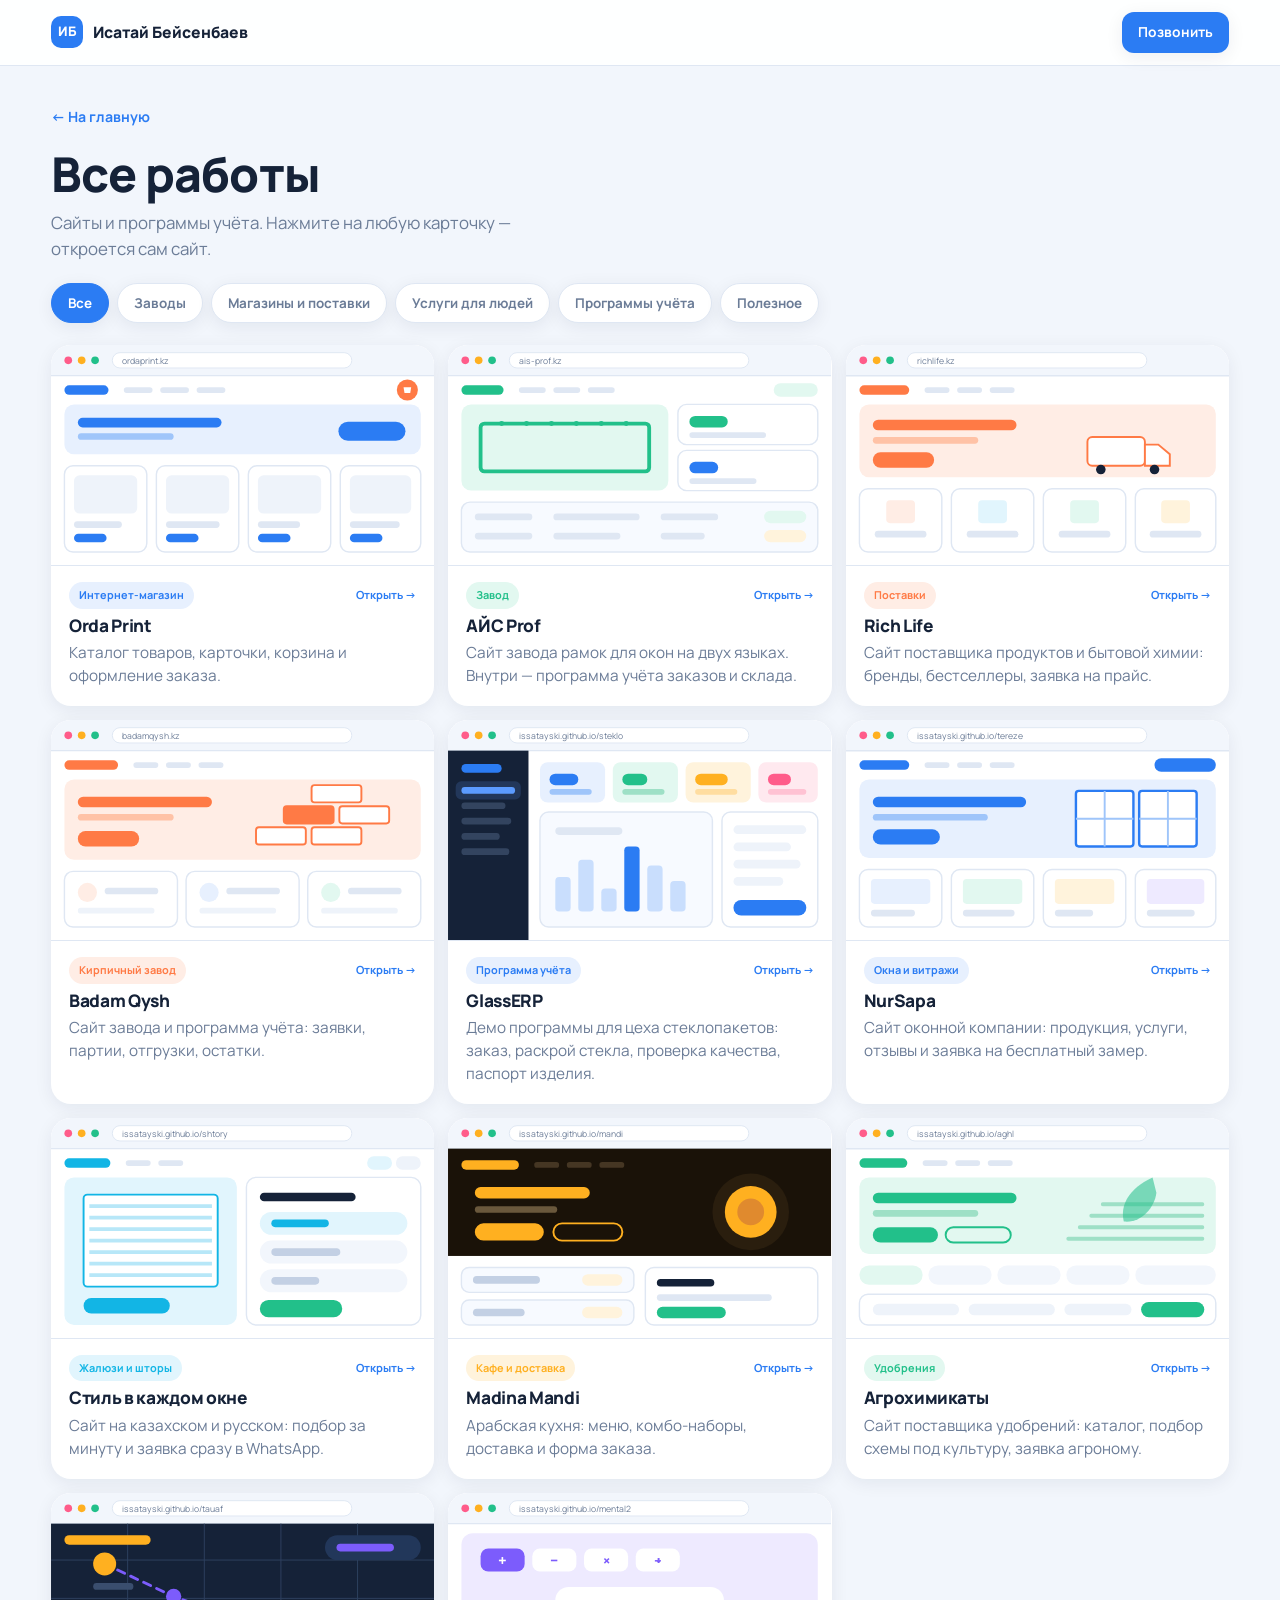
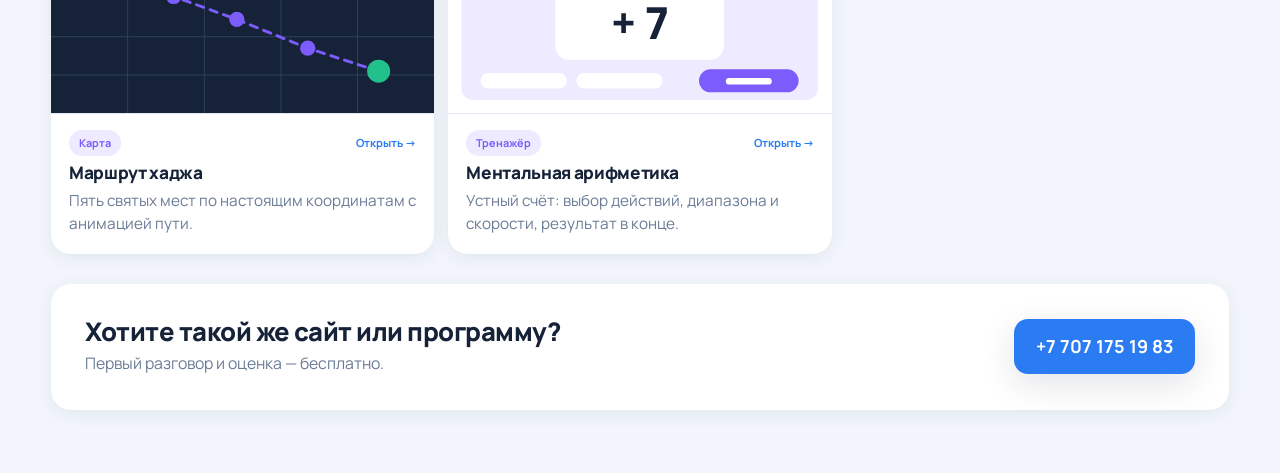
<file: works.html>
<!DOCTYPE html>
<html lang="ru">
<head>
<meta charset="utf-8">
<meta name="viewport" content="width=device-width, initial-scale=1, viewport-fit=cover">
<title>Все работы — Исатай Бейсенбаев</title>
<meta name="description" content="Сайты и программы учёта, которые я сделал: заводы, магазины, поставки, услуги.">
<!-- ================= ПРЕВЬЮ ССЫЛКИ (WhatsApp, Telegram, Facebook) =================
     ВАЖНО: замените адрес ниже на свой, если репозиторий называется иначе.
     Сейчас указано: https://issatayski.github.io/portfolio
     ============================================================================ -->
<link rel="canonical" href="https://issatayski.github.io/portfolio/works.html">
<meta property="og:type" content="website">
<meta property="og:site_name" content="Исатай Бейсенбаев">
<meta property="og:locale" content="ru_RU">
<meta property="og:url" content="https://issatayski.github.io/portfolio/works.html">
<meta property="og:title" content="Все работы — Исатай Бейсенбаев">
<meta property="og:description" content="11 проектов: заводы, интернет-магазины, поставки, услуги и программы учёта. Нажмите — откроется сам проект.">
<meta property="og:image" content="https://issatayski.github.io/portfolio/og.jpg">
<meta property="og:image:secure_url" content="https://issatayski.github.io/portfolio/og.jpg">
<meta property="og:image:type" content="image/jpeg">
<meta property="og:image:width" content="1200">
<meta property="og:image:height" content="630">
<meta property="og:image:alt" content="Исатай Бейсенбаев — IT-решения для бизнеса">
<meta name="twitter:card" content="summary_large_image">
<meta name="twitter:title" content="Все работы — Исатай Бейсенбаев">
<meta name="twitter:description" content="11 проектов: заводы, интернет-магазины, поставки, услуги и программы учёта. Нажмите — откроется сам проект.">
<meta name="twitter:image" content="https://issatayski.github.io/portfolio/og.jpg">
<meta name="theme-color" content="#2B7CF3">
<link rel="icon" href="icon.png" type="image/png">
<link rel="apple-touch-icon" href="icon.png">
<link rel="preconnect" href="https://fonts.googleapis.com">
<link rel="preconnect" href="https://fonts.gstatic.com" crossorigin>
<link href="https://fonts.googleapis.com/css2?family=Manrope:wght@400;500;600;700;800&display=swap" rel="stylesheet">
<style>
:root{
  --bg:#F2F6FC;--white:#fff;--ink:#152238;--muted:#6B7C97;
  --blue:#2B7CF3;--sky:#E7F0FE;--orange:#FF7A45;--orange-l:#FFEDE5;
  --green:#22C08A;--green-l:#E2F8F0;--violet:#7C5CFC;--violet-l:#EEEAFF;
  --pink:#FF5C8A;--pink-l:#FFE9EF;--cyan:#12B5E5;--cyan-l:#E1F5FD;
  --yellow:#FFB020;--yellow-l:#FFF3DC;--line:#DFE7F3;--r:20px;
  --sh:0 4px 18px rgba(21,34,56,.07);--sh2:0 10px 34px rgba(21,34,56,.12);
  --f:'Manrope',system-ui,-apple-system,sans-serif;--pad:clamp(16px,4vw,56px);
}
*{box-sizing:border-box}
html{scroll-behavior:smooth}
body{margin:0;background:var(--bg);color:var(--ink);font-family:var(--f);
  font-size:clamp(16px,.9vw + 13px,18px);line-height:1.5;-webkit-font-smoothing:antialiased}
a{color:inherit}h1,h2{margin:0;font-weight:800;line-height:1.12;letter-spacing:-.02em}p{margin:0}svg{display:block}
:focus-visible{outline:3px solid var(--blue);outline-offset:3px;border-radius:8px}

.hdr{position:sticky;top:0;z-index:50;background:rgba(255,255,255,.92);backdrop-filter:blur(10px);border-bottom:1px solid var(--line)}
.hdr__in{display:flex;align-items:center;gap:14px;padding:12px var(--pad)}
.logo{display:flex;align-items:center;gap:10px;font-weight:800;text-decoration:none;font-size:.98rem}
.logo i{width:32px;height:32px;border-radius:10px;background:var(--blue);color:#fff;display:grid;place-items:center;font-style:normal;font-weight:800;font-size:.82rem}
.hdr .call{margin-left:auto;background:var(--blue);color:#fff;text-decoration:none;font-weight:700;padding:10px 16px;border-radius:12px;font-size:.86rem;white-space:nowrap;box-shadow:var(--sh)}

.wrap{padding:clamp(20px,4vh,44px) var(--pad) clamp(44px,7vh,80px)}
.back{color:var(--blue);font-weight:700;text-decoration:none;font-size:.88rem}
.head{margin:18px 0 22px}
.head h1{font-size:clamp(1.8rem,6vw,3rem)}
.head p{color:var(--muted);margin-top:10px;max-width:46ch;font-size:.94em}

.filters{display:flex;flex-wrap:wrap;gap:8px;margin-bottom:22px}
.filters button{font-family:var(--f);font-weight:700;font-size:.84rem;background:var(--white);color:var(--muted);
  border:1px solid var(--line);padding:10px 16px;border-radius:99px;cursor:pointer;transition:.15s;box-shadow:var(--sh)}
.filters button:hover{color:var(--blue)}
.filters button[aria-pressed="true"]{background:var(--blue);border-color:var(--blue);color:#fff}

.list{display:grid;gap:14px;grid-template-columns:1fr}
.item{background:var(--white);border-radius:var(--r);overflow:hidden;box-shadow:var(--sh);
  display:flex;flex-direction:column;text-decoration:none;transition:.18s}
a.item:hover{box-shadow:var(--sh2);transform:translateY(-4px)}
.art{width:100%;height:auto;border-bottom:1px solid var(--line)}
.txt{padding:16px 18px 18px;display:flex;flex-direction:column;gap:7px;flex:1}
.top{display:flex;justify-content:space-between;gap:10px;align-items:center}
.pill{font-size:.68rem;font-weight:700;padding:5px 10px;border-radius:99px}
.state{font-size:.7rem;font-weight:700;color:var(--blue);white-space:nowrap}
.item h2{font-size:1.08rem}
.item p{color:var(--muted);font-size:.85em;flex:1}
.item[hidden]{display:none}

.cta{margin-top:30px;background:var(--white);border-radius:var(--r);box-shadow:var(--sh);
  padding:clamp(20px,3vw,34px);display:flex;flex-wrap:wrap;gap:16px;justify-content:space-between;align-items:center}
.cta h2{font-size:clamp(1.15rem,3vw,1.6rem)}
.cta p{color:var(--muted);margin-top:6px;font-size:.88em}
.cta a{background:var(--blue);color:#fff;text-decoration:none;font-weight:700;padding:14px 22px;border-radius:14px;box-shadow:var(--sh2)}

@media(min-width:760px){.list{grid-template-columns:1fr 1fr}}
@media(min-width:1180px){.list{grid-template-columns:repeat(3,1fr)}}
@media (prefers-reduced-motion:reduce){html{scroll-behavior:auto}*{transition:none!important}}
</style>
</head>
<body>

<svg width="0" height="0" style="position:absolute" aria-hidden="true">
<!-- ЕДИНЫЙ СТИЛЬ ПРЕВЬЮ: окно браузера 400x230, адресная строка, схема страницы -->

<symbol id="p-orda" viewBox="0 0 400 230">
  <rect width="400" height="230" fill="#fff"/>
  <rect width="400" height="32" fill="#F2F6FC"/><path d="M0 32h400" stroke="#DFE7F3" stroke-width="1.5"/>
  <circle cx="18" cy="16" r="4" fill="#FF5C8A"/><circle cx="32" cy="16" r="4" fill="#FFB020"/><circle cx="46" cy="16" r="4" fill="#22C08A"/>
  <rect x="64" y="8" width="250" height="16" rx="8" fill="#fff" stroke="#DFE7F3"/>
  <text x="74" y="20" font-family="Manrope,sans-serif" font-size="9" fill="#6B7C97">ordaprint.kz</text>
  <rect x="14" y="42" width="46" height="10" rx="5" fill="#2B7CF3"/>
  <g fill="#DFE7F3"><rect x="76" y="44" width="30" height="6" rx="3"/><rect x="114" y="44" width="30" height="6" rx="3"/><rect x="152" y="44" width="30" height="6" rx="3"/></g>
  <circle cx="372" cy="47" r="11" fill="#FF7A45"/><path d="M368 44h8l-1 6h-6z" fill="#fff"/>
  <rect x="14" y="62" width="372" height="52" rx="10" fill="#E7F0FE"/>
  <rect x="28" y="76" width="150" height="10" rx="5" fill="#2B7CF3"/><rect x="28" y="92" width="100" height="7" rx="3.5" fill="#9FC5FA"/>
  <rect x="300" y="80" width="70" height="20" rx="10" fill="#2B7CF3"/>
  <g>
    <rect x="14" y="126" width="86" height="90" rx="9" fill="#fff" stroke="#DFE7F3" stroke-width="1.5"/>
    <rect x="24" y="136" width="66" height="40" rx="6" fill="#EEF3FA"/><rect x="24" y="184" width="50" height="7" rx="3.5" fill="#DFE7F3"/><rect x="24" y="197" width="34" height="9" rx="4.5" fill="#2B7CF3"/>
    <rect x="110" y="126" width="86" height="90" rx="9" fill="#fff" stroke="#DFE7F3" stroke-width="1.5"/>
    <rect x="120" y="136" width="66" height="40" rx="6" fill="#EEF3FA"/><rect x="120" y="184" width="56" height="7" rx="3.5" fill="#DFE7F3"/><rect x="120" y="197" width="34" height="9" rx="4.5" fill="#2B7CF3"/>
    <rect x="206" y="126" width="86" height="90" rx="9" fill="#fff" stroke="#DFE7F3" stroke-width="1.5"/>
    <rect x="216" y="136" width="66" height="40" rx="6" fill="#EEF3FA"/><rect x="216" y="184" width="44" height="7" rx="3.5" fill="#DFE7F3"/><rect x="216" y="197" width="34" height="9" rx="4.5" fill="#2B7CF3"/>
    <rect x="302" y="126" width="84" height="90" rx="9" fill="#fff" stroke="#DFE7F3" stroke-width="1.5"/>
    <rect x="312" y="136" width="64" height="40" rx="6" fill="#EEF3FA"/><rect x="312" y="184" width="52" height="7" rx="3.5" fill="#DFE7F3"/><rect x="312" y="197" width="34" height="9" rx="4.5" fill="#2B7CF3"/>
  </g>
</symbol>

<symbol id="p-ais" viewBox="0 0 400 230">
  <rect width="400" height="230" fill="#fff"/>
  <rect width="400" height="32" fill="#F2F6FC"/><path d="M0 32h400" stroke="#DFE7F3" stroke-width="1.5"/>
  <circle cx="18" cy="16" r="4" fill="#FF5C8A"/><circle cx="32" cy="16" r="4" fill="#FFB020"/><circle cx="46" cy="16" r="4" fill="#22C08A"/>
  <rect x="64" y="8" width="250" height="16" rx="8" fill="#fff" stroke="#DFE7F3"/>
  <text x="74" y="20" font-family="Manrope,sans-serif" font-size="9" fill="#6B7C97">ais-prof.kz</text>
  <rect x="14" y="42" width="44" height="10" rx="5" fill="#22C08A"/>
  <g fill="#DFE7F3"><rect x="74" y="44" width="28" height="6" rx="3"/><rect x="110" y="44" width="28" height="6" rx="3"/><rect x="146" y="44" width="28" height="6" rx="3"/></g>
  <rect x="340" y="40" width="46" height="14" rx="7" fill="#E2F8F0"/>
  <rect x="14" y="62" width="216" height="90" rx="10" fill="#E2F8F0"/>
  <rect x="34" y="82" width="176" height="50" rx="4" fill="none" stroke="#22C08A" stroke-width="4"/>
  <g fill="#22C08A"><circle cx="56" cy="82" r="2.6"/><circle cx="82" cy="82" r="2.6"/><circle cx="108" cy="82" r="2.6"/><circle cx="134" cy="82" r="2.6"/><circle cx="160" cy="82" r="2.6"/><circle cx="186" cy="82" r="2.6"/></g>
  <rect x="240" y="62" width="146" height="42" rx="9" fill="#fff" stroke="#DFE7F3" stroke-width="1.5"/>
  <rect x="252" y="74" width="40" height="12" rx="6" fill="#22C08A"/><rect x="252" y="91" width="80" height="6" rx="3" fill="#DFE7F3"/>
  <rect x="240" y="110" width="146" height="42" rx="9" fill="#fff" stroke="#DFE7F3" stroke-width="1.5"/>
  <rect x="252" y="122" width="30" height="12" rx="6" fill="#2B7CF3"/><rect x="252" y="139" width="70" height="6" rx="3" fill="#DFE7F3"/>
  <rect x="14" y="164" width="372" height="52" rx="9" fill="#F7FAFF" stroke="#DFE7F3" stroke-width="1.5"/>
  <g fill="#DFE7F3"><rect x="28" y="176" width="60" height="7" rx="3.5"/><rect x="110" y="176" width="90" height="7" rx="3.5"/><rect x="222" y="176" width="60" height="7" rx="3.5"/>
    <rect x="28" y="196" width="60" height="7" rx="3.5"/><rect x="110" y="196" width="70" height="7" rx="3.5"/><rect x="222" y="196" width="46" height="7" rx="3.5"/></g>
  <rect x="330" y="173" width="44" height="13" rx="6.5" fill="#E2F8F0"/><rect x="330" y="193" width="44" height="13" rx="6.5" fill="#FFF3DC"/>
</symbol>

<symbol id="p-rich" viewBox="0 0 400 230">
  <rect width="400" height="230" fill="#fff"/>
  <rect width="400" height="32" fill="#F2F6FC"/><path d="M0 32h400" stroke="#DFE7F3" stroke-width="1.5"/>
  <circle cx="18" cy="16" r="4" fill="#FF5C8A"/><circle cx="32" cy="16" r="4" fill="#FFB020"/><circle cx="46" cy="16" r="4" fill="#22C08A"/>
  <rect x="64" y="8" width="250" height="16" rx="8" fill="#fff" stroke="#DFE7F3"/>
  <text x="74" y="20" font-family="Manrope,sans-serif" font-size="9" fill="#6B7C97">richlife.kz</text>
  <rect x="14" y="42" width="52" height="10" rx="5" fill="#FF7A45"/>
  <g fill="#DFE7F3"><rect x="82" y="44" width="26" height="6" rx="3"/><rect x="116" y="44" width="26" height="6" rx="3"/><rect x="150" y="44" width="26" height="6" rx="3"/></g>
  <rect x="14" y="62" width="372" height="76" rx="10" fill="#FFEDE5"/>
  <rect x="28" y="78" width="150" height="11" rx="5.5" fill="#FF7A45"/><rect x="28" y="96" width="110" height="7" rx="3.5" fill="#FFC2A6"/>
  <rect x="28" y="112" width="64" height="16" rx="8" fill="#FF7A45"/>
  <g>
    <rect x="252" y="96" width="60" height="30" rx="5" fill="#fff" stroke="#FF7A45" stroke-width="2"/>
    <path d="M312 104h14l12 10v12h-26z" fill="#fff" stroke="#FF7A45" stroke-width="2"/>
    <circle cx="266" cy="130" r="5" fill="#152238"/><circle cx="322" cy="130" r="5" fill="#152238"/>
  </g>
  <g>
    <rect x="14" y="150" width="86" height="66" rx="9" fill="#fff" stroke="#DFE7F3" stroke-width="1.5"/>
    <rect x="42" y="162" width="30" height="24" rx="4" fill="#FFEDE5"/><rect x="30" y="194" width="54" height="7" rx="3.5" fill="#DFE7F3"/>
    <rect x="110" y="150" width="86" height="66" rx="9" fill="#fff" stroke="#DFE7F3" stroke-width="1.5"/>
    <rect x="138" y="162" width="30" height="24" rx="4" fill="#E1F5FD"/><rect x="126" y="194" width="54" height="7" rx="3.5" fill="#DFE7F3"/>
    <rect x="206" y="150" width="86" height="66" rx="9" fill="#fff" stroke="#DFE7F3" stroke-width="1.5"/>
    <rect x="234" y="162" width="30" height="24" rx="4" fill="#E2F8F0"/><rect x="222" y="194" width="54" height="7" rx="3.5" fill="#DFE7F3"/>
    <rect x="302" y="150" width="84" height="66" rx="9" fill="#fff" stroke="#DFE7F3" stroke-width="1.5"/>
    <rect x="329" y="162" width="30" height="24" rx="4" fill="#FFF3DC"/><rect x="317" y="194" width="54" height="7" rx="3.5" fill="#DFE7F3"/>
  </g>
</symbol>

<symbol id="p-badam" viewBox="0 0 400 230">
  <rect width="400" height="230" fill="#fff"/>
  <rect width="400" height="32" fill="#F2F6FC"/><path d="M0 32h400" stroke="#DFE7F3" stroke-width="1.5"/>
  <circle cx="18" cy="16" r="4" fill="#FF5C8A"/><circle cx="32" cy="16" r="4" fill="#FFB020"/><circle cx="46" cy="16" r="4" fill="#22C08A"/>
  <rect x="64" y="8" width="250" height="16" rx="8" fill="#fff" stroke="#DFE7F3"/>
  <text x="74" y="20" font-family="Manrope,sans-serif" font-size="9" fill="#6B7C97">badamqysh.kz</text>
  <rect x="14" y="42" width="56" height="10" rx="5" fill="#FF7A45"/>
  <g fill="#DFE7F3"><rect x="86" y="44" width="26" height="6" rx="3"/><rect x="120" y="44" width="26" height="6" rx="3"/><rect x="154" y="44" width="26" height="6" rx="3"/></g>
  <rect x="14" y="62" width="372" height="84" rx="10" fill="#FFEDE5"/>
  <g fill="#fff" stroke="#FF7A45" stroke-width="2">
    <rect x="214" y="112" width="52" height="18" rx="3"/><rect x="272" y="112" width="52" height="18" rx="3"/>
    <rect x="243" y="90" width="52" height="18" rx="3"/><rect x="301" y="90" width="52" height="18" rx="3"/>
    <rect x="272" y="68" width="52" height="18" rx="3"/>
  </g>
  <rect x="243" y="90" width="52" height="18" rx="3" fill="#FF7A45"/>
  <rect x="28" y="80" width="140" height="11" rx="5.5" fill="#FF7A45"/><rect x="28" y="98" width="100" height="7" rx="3.5" fill="#FFC2A6"/>
  <rect x="28" y="116" width="64" height="16" rx="8" fill="#FF7A45"/>
  <g>
    <rect x="14" y="158" width="118" height="58" rx="9" fill="#fff" stroke="#DFE7F3" stroke-width="1.5"/>
    <circle cx="38" cy="180" r="10" fill="#FFEDE5"/><rect x="56" y="175" width="56" height="7" rx="3.5" fill="#DFE7F3"/><rect x="28" y="196" width="80" height="6" rx="3" fill="#EEF3FA"/>
    <rect x="141" y="158" width="118" height="58" rx="9" fill="#fff" stroke="#DFE7F3" stroke-width="1.5"/>
    <circle cx="165" cy="180" r="10" fill="#E7F0FE"/><rect x="183" y="175" width="56" height="7" rx="3.5" fill="#DFE7F3"/><rect x="155" y="196" width="80" height="6" rx="3" fill="#EEF3FA"/>
    <rect x="268" y="158" width="118" height="58" rx="9" fill="#fff" stroke="#DFE7F3" stroke-width="1.5"/>
    <circle cx="292" cy="180" r="10" fill="#E2F8F0"/><rect x="310" y="175" width="56" height="7" rx="3.5" fill="#DFE7F3"/><rect x="282" y="196" width="80" height="6" rx="3" fill="#EEF3FA"/>
  </g>
</symbol>

<symbol id="p-steklo" viewBox="0 0 400 230">
  <rect width="400" height="230" fill="#fff"/>
  <rect width="400" height="32" fill="#F2F6FC"/><path d="M0 32h400" stroke="#DFE7F3" stroke-width="1.5"/>
  <circle cx="18" cy="16" r="4" fill="#FF5C8A"/><circle cx="32" cy="16" r="4" fill="#FFB020"/><circle cx="46" cy="16" r="4" fill="#22C08A"/>
  <rect x="64" y="8" width="250" height="16" rx="8" fill="#fff" stroke="#DFE7F3"/>
  <text x="74" y="20" font-family="Manrope,sans-serif" font-size="9" fill="#6B7C97">issatayski.github.io/steklo</text>
  <rect x="0" y="32" width="84" height="198" fill="#152238"/>
  <rect x="14" y="46" width="42" height="9" rx="4.5" fill="#2B7CF3"/>
  <g fill="#33445F"><rect x="14" y="70" width="56" height="7" rx="3.5"/><rect x="14" y="86" width="46" height="7" rx="3.5"/><rect x="14" y="102" width="52" height="7" rx="3.5"/><rect x="14" y="118" width="40" height="7" rx="3.5"/><rect x="14" y="134" width="50" height="7" rx="3.5"/></g>
  <rect x="8" y="64" width="68" height="19" rx="6" fill="#22375A"/><rect x="14" y="70" width="56" height="7" rx="3.5" fill="#5B9BFF"/>
  <g>
    <rect x="96" y="44" width="68" height="42" rx="8" fill="#E7F0FE"/><rect x="106" y="56" width="30" height="12" rx="6" fill="#2B7CF3"/><rect x="106" y="72" width="44" height="6" rx="3" fill="#9FC5FA"/>
    <rect x="172" y="44" width="68" height="42" rx="8" fill="#E2F8F0"/><rect x="182" y="56" width="26" height="12" rx="6" fill="#22C08A"/><rect x="182" y="72" width="44" height="6" rx="3" fill="#9EE0C6"/>
    <rect x="248" y="44" width="68" height="42" rx="8" fill="#FFF3DC"/><rect x="258" y="56" width="34" height="12" rx="6" fill="#FFB020"/><rect x="258" y="72" width="44" height="6" rx="3" fill="#FFDDA0"/>
    <rect x="324" y="44" width="62" height="42" rx="8" fill="#FFE9EF"/><rect x="334" y="56" width="24" height="12" rx="6" fill="#FF5C8A"/><rect x="334" y="72" width="40" height="6" rx="3" fill="#FFC2D3"/>
  </g>
  <rect x="96" y="96" width="180" height="120" rx="9" fill="#F7FAFF" stroke="#DFE7F3" stroke-width="1.5"/>
  <g fill="#C9DEFD"><rect x="112" y="164" width="16" height="36" rx="4"/><rect x="136" y="146" width="16" height="54" rx="4"/><rect x="160" y="176" width="16" height="24" rx="4"/><rect x="208" y="152" width="16" height="48" rx="4"/><rect x="232" y="168" width="16" height="32" rx="4"/></g>
  <rect x="184" y="132" width="16" height="68" rx="4" fill="#2B7CF3"/>
  <rect x="112" y="112" width="70" height="8" rx="4" fill="#DFE7F3"/>
  <rect x="286" y="96" width="100" height="120" rx="9" fill="#fff" stroke="#DFE7F3" stroke-width="1.5"/>
  <g fill="#EEF3FA"><rect x="298" y="110" width="76" height="9" rx="4.5"/><rect x="298" y="128" width="60" height="9" rx="4.5"/><rect x="298" y="146" width="70" height="9" rx="4.5"/><rect x="298" y="164" width="52" height="9" rx="4.5"/></g>
  <rect x="298" y="188" width="76" height="16" rx="8" fill="#2B7CF3"/>
</symbol>

<symbol id="p-tauaf" viewBox="0 0 400 230">
  <rect width="400" height="230" fill="#fff"/>
  <rect width="400" height="32" fill="#F2F6FC"/><path d="M0 32h400" stroke="#DFE7F3" stroke-width="1.5"/>
  <circle cx="18" cy="16" r="4" fill="#FF5C8A"/><circle cx="32" cy="16" r="4" fill="#FFB020"/><circle cx="46" cy="16" r="4" fill="#22C08A"/>
  <rect x="64" y="8" width="250" height="16" rx="8" fill="#fff" stroke="#DFE7F3"/>
  <text x="74" y="20" font-family="Manrope,sans-serif" font-size="9" fill="#6B7C97">issatayski.github.io/tauaf</text>
  <rect x="0" y="32" width="400" height="198" fill="#152238"/>
  <g stroke="#2E4160" stroke-width="1"><path d="M0 70h400M0 110h400M0 150h400M0 190h400M80 32v198M160 32v198M240 32v198M320 32v198"/></g>
  <path d="M56 74l72 34 66 24 74 30 74 24" stroke="#7C5CFC" stroke-width="3" fill="none" stroke-linecap="round" stroke-dasharray="8 7"/>
  <g><circle cx="56" cy="74" r="12" fill="#FFB020"/><rect x="44" y="94" width="42" height="7" rx="3.5" fill="#3A4E6E"/></g>
  <circle cx="128" cy="108" r="8" fill="#7C5CFC"/><circle cx="194" cy="132" r="8" fill="#7C5CFC"/><circle cx="268" cy="162" r="8" fill="#7C5CFC"/>
  <g><circle cx="342" cy="186" r="12" fill="#22C08A"/></g>
  <rect x="14" y="44" width="90" height="10" rx="5" fill="#FFB020"/>
  <rect x="286" y="44" width="100" height="26" rx="13" fill="#22375A"/><rect x="298" y="53" width="60" height="8" rx="4" fill="#7C5CFC"/>
</symbol>

<symbol id="p-shtory" viewBox="0 0 400 230">
  <rect width="400" height="230" fill="#fff"/>
  <rect width="400" height="32" fill="#F2F6FC"/><path d="M0 32h400" stroke="#DFE7F3" stroke-width="1.5"/>
  <circle cx="18" cy="16" r="4" fill="#FF5C8A"/><circle cx="32" cy="16" r="4" fill="#FFB020"/><circle cx="46" cy="16" r="4" fill="#22C08A"/>
  <rect x="64" y="8" width="250" height="16" rx="8" fill="#fff" stroke="#DFE7F3"/>
  <text x="74" y="20" font-family="Manrope,sans-serif" font-size="9" fill="#6B7C97">issatayski.github.io/shtory</text>
  <rect x="14" y="42" width="48" height="10" rx="5" fill="#12B5E5"/>
  <g fill="#DFE7F3"><rect x="78" y="44" width="26" height="6" rx="3"/><rect x="112" y="44" width="26" height="6" rx="3"/></g>
  <rect x="330" y="40" width="26" height="14" rx="7" fill="#E1F5FD"/><rect x="360" y="40" width="26" height="14" rx="7" fill="#EEF3FA"/>
  <rect x="14" y="62" width="180" height="154" rx="10" fill="#E1F5FD"/>
  <rect x="34" y="80" width="140" height="96" rx="4" fill="#fff" stroke="#12B5E5" stroke-width="2"/>
  <g stroke="#B7E7F8" stroke-width="4"><path d="M40 92h128M40 104h128M40 116h128M40 128h128M40 140h128M40 152h128M40 164h128"/></g>
  <rect x="34" y="188" width="90" height="16" rx="8" fill="#12B5E5"/>
  <rect x="204" y="62" width="182" height="154" rx="10" fill="#fff" stroke="#DFE7F3" stroke-width="1.5"/>
  <rect x="218" y="78" width="100" height="9" rx="4.5" fill="#152238"/>
  <g>
    <rect x="218" y="98" width="154" height="24" rx="12" fill="#E1F5FD"/><rect x="230" y="106" width="60" height="8" rx="4" fill="#12B5E5"/>
    <rect x="218" y="128" width="154" height="24" rx="12" fill="#F2F6FC"/><rect x="230" y="136" width="72" height="8" rx="4" fill="#C3D0E4"/>
    <rect x="218" y="158" width="154" height="24" rx="12" fill="#F2F6FC"/><rect x="230" y="166" width="50" height="8" rx="4" fill="#C3D0E4"/>
  </g>
  <rect x="218" y="190" width="86" height="18" rx="9" fill="#22C08A"/>
</symbol>

<symbol id="p-mandi" viewBox="0 0 400 230">
  <rect width="400" height="230" fill="#fff"/>
  <rect width="400" height="32" fill="#F2F6FC"/><path d="M0 32h400" stroke="#DFE7F3" stroke-width="1.5"/>
  <circle cx="18" cy="16" r="4" fill="#FF5C8A"/><circle cx="32" cy="16" r="4" fill="#FFB020"/><circle cx="46" cy="16" r="4" fill="#22C08A"/>
  <rect x="64" y="8" width="250" height="16" rx="8" fill="#fff" stroke="#DFE7F3"/>
  <text x="74" y="20" font-family="Manrope,sans-serif" font-size="9" fill="#6B7C97">issatayski.github.io/mandi</text>
  <rect x="0" y="32" width="400" height="112" fill="#1A1208"/>
  <rect x="14" y="44" width="60" height="10" rx="5" fill="#FFB020"/>
  <g fill="#453623"><rect x="90" y="46" width="26" height="6" rx="3"/><rect x="124" y="46" width="26" height="6" rx="3"/><rect x="158" y="46" width="26" height="6" rx="3"/></g>
  <circle cx="316" cy="98" r="40" fill="#2A1E0E"/><circle cx="316" cy="98" r="27" fill="#FFB020"/><circle cx="316" cy="98" r="14" fill="#E08A2E"/>
  <rect x="28" y="72" width="120" height="12" rx="6" fill="#FFB020"/><rect x="28" y="92" width="86" height="7" rx="3.5" fill="#6A583C"/>
  <rect x="28" y="110" width="72" height="18" rx="9" fill="#FFB020"/><rect x="110" y="110" width="72" height="18" rx="9" fill="none" stroke="#FFB020" stroke-width="2"/>
  <g>
    <rect x="14" y="156" width="180" height="26" rx="8" fill="#F7FAFF" stroke="#DFE7F3" stroke-width="1.5"/>
    <rect x="26" y="165" width="70" height="8" rx="4" fill="#C3D0E4"/><rect x="140" y="163" width="42" height="12" rx="6" fill="#FFF3DC"/>
    <rect x="14" y="190" width="180" height="26" rx="8" fill="#F7FAFF" stroke="#DFE7F3" stroke-width="1.5"/>
    <rect x="26" y="199" width="54" height="8" rx="4" fill="#C3D0E4"/><rect x="140" y="197" width="42" height="12" rx="6" fill="#FFF3DC"/>
    <rect x="206" y="156" width="180" height="60" rx="9" fill="#fff" stroke="#DFE7F3" stroke-width="1.5"/>
    <rect x="218" y="168" width="60" height="8" rx="4" fill="#152238"/>
    <rect x="218" y="184" width="120" height="7" rx="3.5" fill="#DFE7F3"/>
    <rect x="218" y="197" width="72" height="12" rx="6" fill="#22C08A"/>
  </g>
</symbol>

<symbol id="p-aghl" viewBox="0 0 400 230">
  <rect width="400" height="230" fill="#fff"/>
  <rect width="400" height="32" fill="#F2F6FC"/><path d="M0 32h400" stroke="#DFE7F3" stroke-width="1.5"/>
  <circle cx="18" cy="16" r="4" fill="#FF5C8A"/><circle cx="32" cy="16" r="4" fill="#FFB020"/><circle cx="46" cy="16" r="4" fill="#22C08A"/>
  <rect x="64" y="8" width="250" height="16" rx="8" fill="#fff" stroke="#DFE7F3"/>
  <text x="74" y="20" font-family="Manrope,sans-serif" font-size="9" fill="#6B7C97">issatayski.github.io/aghl</text>
  <rect x="14" y="42" width="50" height="10" rx="5" fill="#22C08A"/>
  <g fill="#DFE7F3"><rect x="80" y="44" width="26" height="6" rx="3"/><rect x="114" y="44" width="26" height="6" rx="3"/><rect x="148" y="44" width="26" height="6" rx="3"/></g>
  <rect x="14" y="62" width="372" height="80" rx="10" fill="#E2F8F0"/>
  <g stroke="#9EE0C6" stroke-width="4" stroke-linecap="round"><path d="M232 126h140M244 114h128M256 102h116M268 90h104"/></g>
  <path d="M320 62c-26 12-34 30-30 46 18 2 32-14 34-30z" fill="#22C08A" opacity=".55"/>
  <rect x="28" y="78" width="150" height="11" rx="5.5" fill="#22C08A"/><rect x="28" y="96" width="110" height="7" rx="3.5" fill="#9EE0C6"/>
  <rect x="28" y="114" width="68" height="16" rx="8" fill="#22C08A"/><rect x="104" y="114" width="68" height="16" rx="8" fill="none" stroke="#22C08A" stroke-width="2"/>
  <g>
    <rect x="14" y="154" width="66" height="20" rx="10" fill="#E2F8F0"/><rect x="86" y="154" width="66" height="20" rx="10" fill="#F2F6FC"/>
    <rect x="158" y="154" width="66" height="20" rx="10" fill="#F2F6FC"/><rect x="230" y="154" width="66" height="20" rx="10" fill="#F2F6FC"/>
    <rect x="302" y="154" width="84" height="20" rx="10" fill="#F2F6FC"/>
  </g>
  <rect x="14" y="184" width="372" height="32" rx="9" fill="#fff" stroke="#DFE7F3" stroke-width="1.5"/>
  <g fill="#EEF3FA"><rect x="28" y="194" width="90" height="12" rx="6"/><rect x="128" y="194" width="90" height="12" rx="6"/><rect x="228" y="194" width="70" height="12" rx="6"/></g>
  <rect x="308" y="192" width="66" height="16" rx="8" fill="#22C08A"/>
</symbol>

<symbol id="p-tereze" viewBox="0 0 400 230">
  <rect width="400" height="230" fill="#fff"/>
  <rect width="400" height="32" fill="#F2F6FC"/><path d="M0 32h400" stroke="#DFE7F3" stroke-width="1.5"/>
  <circle cx="18" cy="16" r="4" fill="#FF5C8A"/><circle cx="32" cy="16" r="4" fill="#FFB020"/><circle cx="46" cy="16" r="4" fill="#22C08A"/>
  <rect x="64" y="8" width="250" height="16" rx="8" fill="#fff" stroke="#DFE7F3"/>
  <text x="74" y="20" font-family="Manrope,sans-serif" font-size="9" fill="#6B7C97">issatayski.github.io/tereze</text>
  <rect x="14" y="42" width="52" height="10" rx="5" fill="#2B7CF3"/>
  <g fill="#DFE7F3"><rect x="82" y="44" width="26" height="6" rx="3"/><rect x="116" y="44" width="26" height="6" rx="3"/><rect x="150" y="44" width="26" height="6" rx="3"/></g>
  <rect x="322" y="40" width="64" height="14" rx="7" fill="#2B7CF3"/>
  <rect x="14" y="62" width="372" height="82" rx="10" fill="#E7F0FE"/>
  <g fill="#fff" stroke="#2B7CF3" stroke-width="2.5">
    <rect x="240" y="74" width="60" height="58" rx="3"/><rect x="306" y="74" width="60" height="58" rx="3"/>
  </g>
  <path d="M270 74v58M240 103h60M336 74v58M306 103h60" stroke="#9FC5FA" stroke-width="2"/>
  <rect x="28" y="80" width="160" height="11" rx="5.5" fill="#2B7CF3"/><rect x="28" y="98" width="120" height="7" rx="3.5" fill="#9FC5FA"/>
  <rect x="28" y="114" width="70" height="16" rx="8" fill="#2B7CF3"/>
  <g>
    <rect x="14" y="156" width="86" height="60" rx="9" fill="#fff" stroke="#DFE7F3" stroke-width="1.5"/>
    <rect x="26" y="166" width="62" height="26" rx="4" fill="#E7F0FE"/><rect x="26" y="198" width="46" height="7" rx="3.5" fill="#DFE7F3"/>
    <rect x="110" y="156" width="86" height="60" rx="9" fill="#fff" stroke="#DFE7F3" stroke-width="1.5"/>
    <rect x="122" y="166" width="62" height="26" rx="4" fill="#E2F8F0"/><rect x="122" y="198" width="54" height="7" rx="3.5" fill="#DFE7F3"/>
    <rect x="206" y="156" width="86" height="60" rx="9" fill="#fff" stroke="#DFE7F3" stroke-width="1.5"/>
    <rect x="218" y="166" width="62" height="26" rx="4" fill="#FFF3DC"/><rect x="218" y="198" width="40" height="7" rx="3.5" fill="#DFE7F3"/>
    <rect x="302" y="156" width="84" height="60" rx="9" fill="#fff" stroke="#DFE7F3" stroke-width="1.5"/>
    <rect x="314" y="166" width="60" height="26" rx="4" fill="#EEEAFF"/><rect x="314" y="198" width="50" height="7" rx="3.5" fill="#DFE7F3"/>
  </g>
</symbol>

<symbol id="p-mental" viewBox="0 0 400 230">
  <rect width="400" height="230" fill="#fff"/>
  <rect width="400" height="32" fill="#F2F6FC"/><path d="M0 32h400" stroke="#DFE7F3" stroke-width="1.5"/>
  <circle cx="18" cy="16" r="4" fill="#FF5C8A"/><circle cx="32" cy="16" r="4" fill="#FFB020"/><circle cx="46" cy="16" r="4" fill="#22C08A"/>
  <rect x="64" y="8" width="250" height="16" rx="8" fill="#fff" stroke="#DFE7F3"/>
  <text x="74" y="20" font-family="Manrope,sans-serif" font-size="9" fill="#6B7C97">issatayski.github.io/mental2</text>
  <rect x="14" y="42" width="372" height="174" rx="12" fill="#EEEAFF"/>
  <g>
    <rect x="34" y="58" width="46" height="24" rx="8" fill="#7C5CFC"/><text x="57" y="76" font-family="Manrope,sans-serif" font-size="16" font-weight="800" fill="#fff" text-anchor="middle">+</text>
    <rect x="88" y="58" width="46" height="24" rx="8" fill="#fff"/><text x="111" y="76" font-family="Manrope,sans-serif" font-size="16" font-weight="800" fill="#7C5CFC" text-anchor="middle">−</text>
    <rect x="142" y="58" width="46" height="24" rx="8" fill="#fff"/><text x="165" y="76" font-family="Manrope,sans-serif" font-size="15" font-weight="800" fill="#7C5CFC" text-anchor="middle">×</text>
    <rect x="196" y="58" width="46" height="24" rx="8" fill="#fff"/><text x="219" y="76" font-family="Manrope,sans-serif" font-size="15" font-weight="800" fill="#7C5CFC" text-anchor="middle">÷</text>
  </g>
  <rect x="112" y="98" width="176" height="76" rx="14" fill="#fff"/>
  <text x="200" y="152" font-family="Manrope,sans-serif" font-size="46" font-weight="800" fill="#152238" text-anchor="middle">+ 7</text>
  <rect x="34" y="188" width="90" height="16" rx="8" fill="#fff"/><rect x="134" y="188" width="90" height="16" rx="8" fill="#fff"/>
  <rect x="262" y="184" width="104" height="24" rx="12" fill="#7C5CFC"/>
  <rect x="290" y="193" width="48" height="7" rx="3.5" fill="#fff"/>
</symbol>
</svg>


<header class="hdr">
  <div class="hdr__in">
    <a class="logo" href="index.html"><i>ИБ</i>Исатай Бейсенбаев</a>
    <a class="call" href="tel:+77071751983">Позвонить</a>
  </div>
</header>

<div class="wrap">
  <a class="back" href="index.html">← На главную</a>

  <header class="head">
    <h1>Все работы</h1>
    <p>Сайты и программы учёта. Нажмите на любую карточку — откроется сам сайт.</p>
  </header>

  <div class="filters" role="group" aria-label="Фильтр">
    <button type="button" data-f="all" aria-pressed="true">Все</button>
    <button type="button" data-f="prod" aria-pressed="false">Заводы</button>
    <button type="button" data-f="shop" aria-pressed="false">Магазины и поставки</button>
    <button type="button" data-f="serv" aria-pressed="false">Услуги для людей</button>
    <button type="button" data-f="erp" aria-pressed="false">Программы учёта</button>
    <button type="button" data-f="tools" aria-pressed="false">Полезное</button>
  </div>

  <div class="list" id="list">

    <a class="item" data-cat="shop" href="https://ordaprint.kz/" target="_blank" rel="noopener">
      <svg class="art" viewBox="0 0 400 230"><use href="#p-orda"/></svg>
      <div class="txt"><div class="top"><span class="pill" style="background:var(--sky);color:var(--blue)">Интернет-магазин</span><span class="state">Открыть →</span></div>
      <h2>Orda Print</h2><p>Каталог товаров, карточки, корзина и оформление заказа.</p></div>
    </a>
    <a class="item" data-cat="prod erp" href="https://ais-prof.kz/" target="_blank" rel="noopener">
      <svg class="art" viewBox="0 0 400 230"><use href="#p-ais"/></svg>
      <div class="txt"><div class="top"><span class="pill" style="background:var(--green-l);color:var(--green)">Завод</span><span class="state">Открыть →</span></div>
      <h2>АЙС Prof</h2><p>Сайт завода рамок для окон на двух языках. Внутри — программа учёта заказов и склада.</p></div>
    </a>
    <a class="item" data-cat="shop" href="https://richlife.kz/" target="_blank" rel="noopener">
      <svg class="art" viewBox="0 0 400 230"><use href="#p-rich"/></svg>
      <div class="txt"><div class="top"><span class="pill" style="background:var(--orange-l);color:var(--orange)">Поставки</span><span class="state">Открыть →</span></div>
      <h2>Rich Life</h2><p>Сайт поставщика продуктов и бытовой химии: бренды, бестселлеры, заявка на прайс.</p></div>
    </a>
    <a class="item" data-cat="prod erp" href="https://badamqysh.kz" target="_blank" rel="noopener">
      <svg class="art" viewBox="0 0 400 230"><use href="#p-badam"/></svg>
      <div class="txt"><div class="top"><span class="pill" style="background:var(--orange-l);color:var(--orange)">Кирпичный завод</span><span class="state">Открыть →</span></div>
      <h2>Badam Qysh</h2><p>Сайт завода и программа учёта: заявки, партии, отгрузки, остатки.</p></div>
    </a>
    <a class="item" data-cat="erp prod" href="https://issatayski.github.io/steklo/" target="_blank" rel="noopener">
      <svg class="art" viewBox="0 0 400 230"><use href="#p-steklo"/></svg>
      <div class="txt"><div class="top"><span class="pill" style="background:var(--sky);color:var(--blue)">Программа учёта</span><span class="state">Открыть →</span></div>
      <h2>GlassERP</h2><p>Демо программы для цеха стеклопакетов: заказ, раскрой стекла, проверка качества, паспорт изделия.</p></div>
    </a>
    <a class="item" data-cat="prod serv" href="https://issatayski.github.io/tereze/" target="_blank" rel="noopener">
      <svg class="art" viewBox="0 0 400 230"><use href="#p-tereze"/></svg>
      <div class="txt"><div class="top"><span class="pill" style="background:var(--sky);color:var(--blue)">Окна и витражи</span><span class="state">Открыть →</span></div>
      <h2>NurSapa</h2><p>Сайт оконной компании: продукция, услуги, отзывы и заявка на бесплатный замер.</p></div>
    </a>
    <a class="item" data-cat="serv" href="https://issatayski.github.io/shtory/" target="_blank" rel="noopener">
      <svg class="art" viewBox="0 0 400 230"><use href="#p-shtory"/></svg>
      <div class="txt"><div class="top"><span class="pill" style="background:var(--cyan-l);color:var(--cyan)">Жалюзи и шторы</span><span class="state">Открыть →</span></div>
      <h2>Стиль в каждом окне</h2><p>Сайт на казахском и русском: подбор за минуту и заявка сразу в WhatsApp.</p></div>
    </a>
    <a class="item" data-cat="serv" href="https://issatayski.github.io/mandi/" target="_blank" rel="noopener">
      <svg class="art" viewBox="0 0 400 230"><use href="#p-mandi"/></svg>
      <div class="txt"><div class="top"><span class="pill" style="background:var(--yellow-l);color:var(--yellow)">Кафе и доставка</span><span class="state">Открыть →</span></div>
      <h2>Madina Mandi</h2><p>Арабская кухня: меню, комбо-наборы, доставка и форма заказа.</p></div>
    </a>
    <a class="item" data-cat="shop" href="https://issatayski.github.io/aghl/" target="_blank" rel="noopener">
      <svg class="art" viewBox="0 0 400 230"><use href="#p-aghl"/></svg>
      <div class="txt"><div class="top"><span class="pill" style="background:var(--green-l);color:var(--green)">Удобрения</span><span class="state">Открыть →</span></div>
      <h2>Агрохимикаты</h2><p>Сайт поставщика удобрений: каталог, подбор схемы под культуру, заявка агроному.</p></div>
    </a>
    <a class="item" data-cat="tools" href="https://issatayski.github.io/tauaf/" target="_blank" rel="noopener">
      <svg class="art" viewBox="0 0 400 230"><use href="#p-tauaf"/></svg>
      <div class="txt"><div class="top"><span class="pill" style="background:var(--violet-l);color:var(--violet)">Карта</span><span class="state">Открыть →</span></div>
      <h2>Маршрут хаджа</h2><p>Пять святых мест по настоящим координатам с анимацией пути.</p></div>
    </a>
    <a class="item" data-cat="tools" href="https://issatayski.github.io/mental2/" target="_blank" rel="noopener">
      <svg class="art" viewBox="0 0 400 230"><use href="#p-mental"/></svg>
      <div class="txt"><div class="top"><span class="pill" style="background:var(--violet-l);color:var(--violet)">Тренажёр</span><span class="state">Открыть →</span></div>
      <h2>Ментальная арифметика</h2><p>Устный счёт: выбор действий, диапазона и скорости, результат в конце.</p></div>
    </a>

  </div>

  <section class="cta">
    <div><h2>Хотите такой же сайт или программу?</h2><p>Первый разговор и оценка — бесплатно.</p></div>
    <a href="tel:+77071751983">+7 707 175 19 83</a>
  </section>
</div>

<script>
(function(){
  var b=[].slice.call(document.querySelectorAll('.filters button')),
      i=[].slice.call(document.querySelectorAll('.item'));
  b.forEach(function(x){x.addEventListener('click',function(){
    b.forEach(function(y){y.setAttribute('aria-pressed',String(y===x))});
    var f=x.dataset.f;
    i.forEach(function(it){var c=(it.dataset.cat||'').split(' ');
      it.hidden=!(f==='all'||c.indexOf(f)!==-1)});
  })});
})();
</script>
</body>
</html>
</file>
